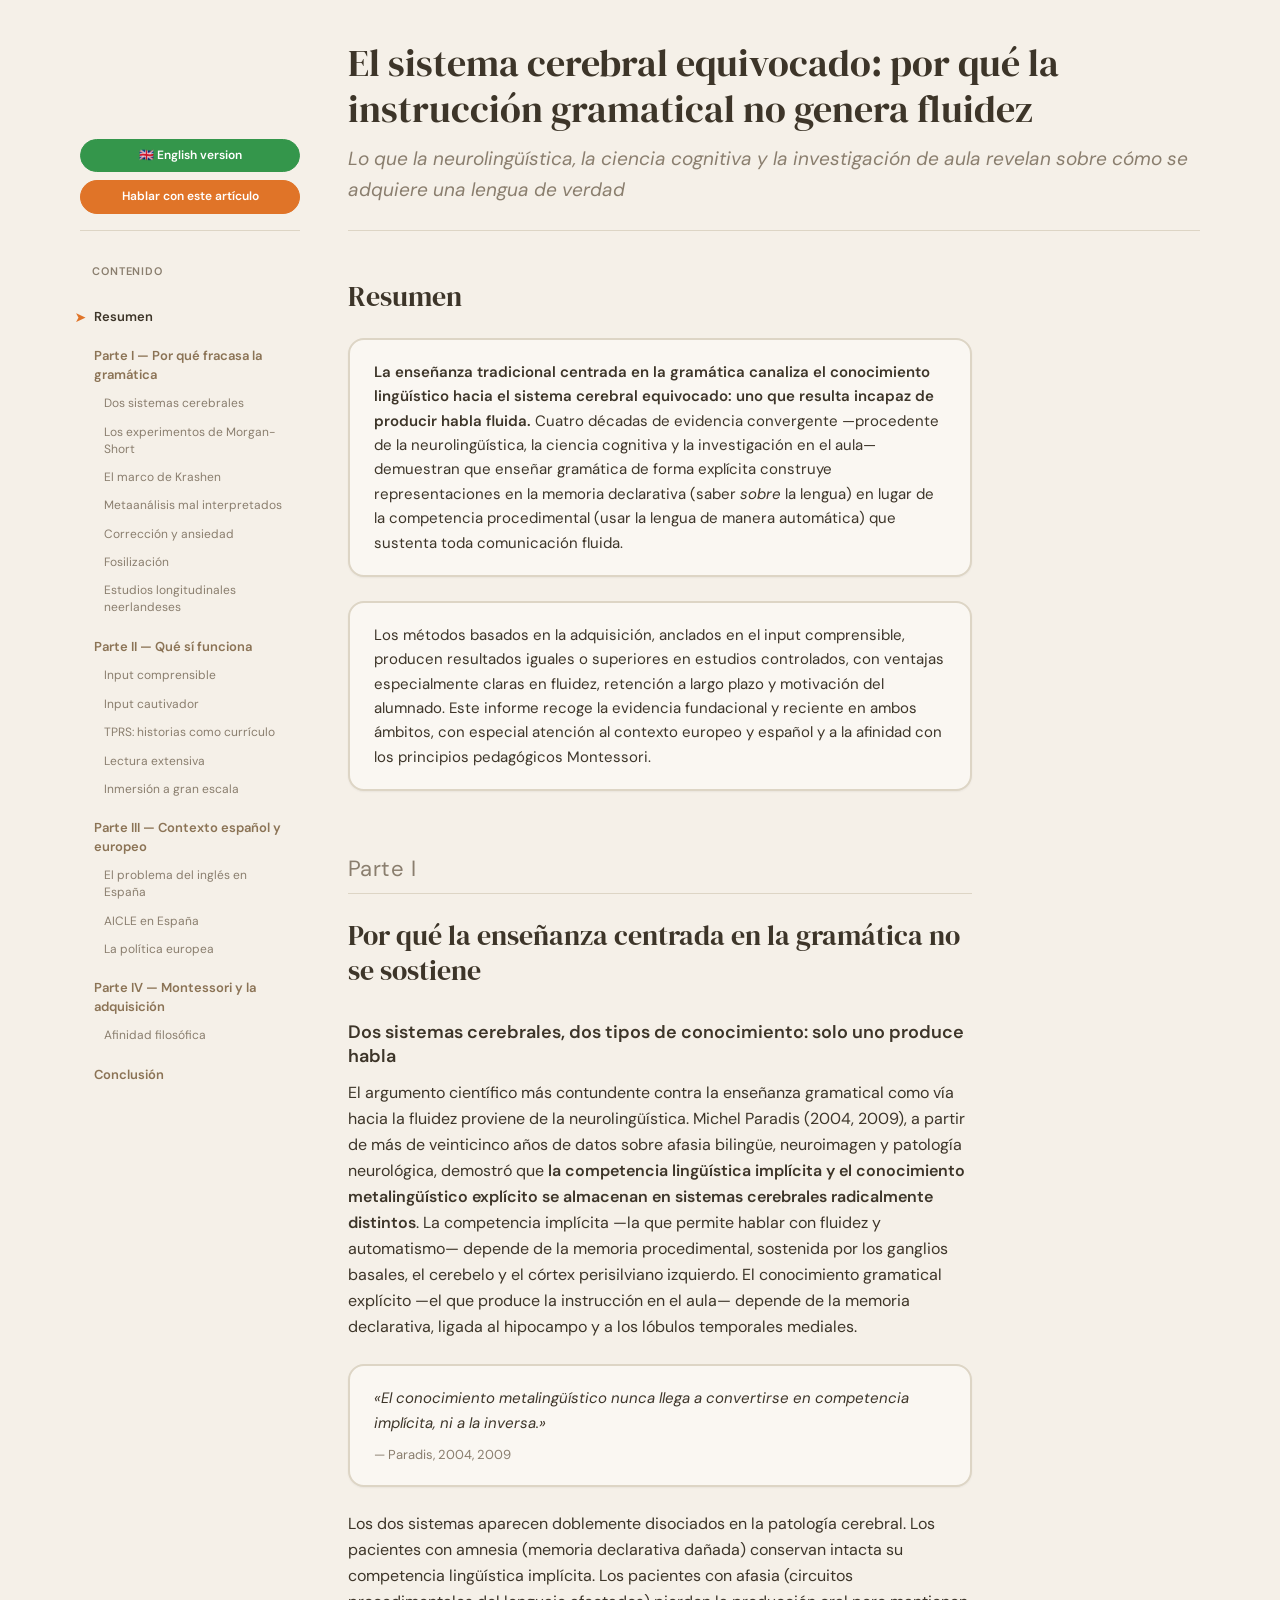
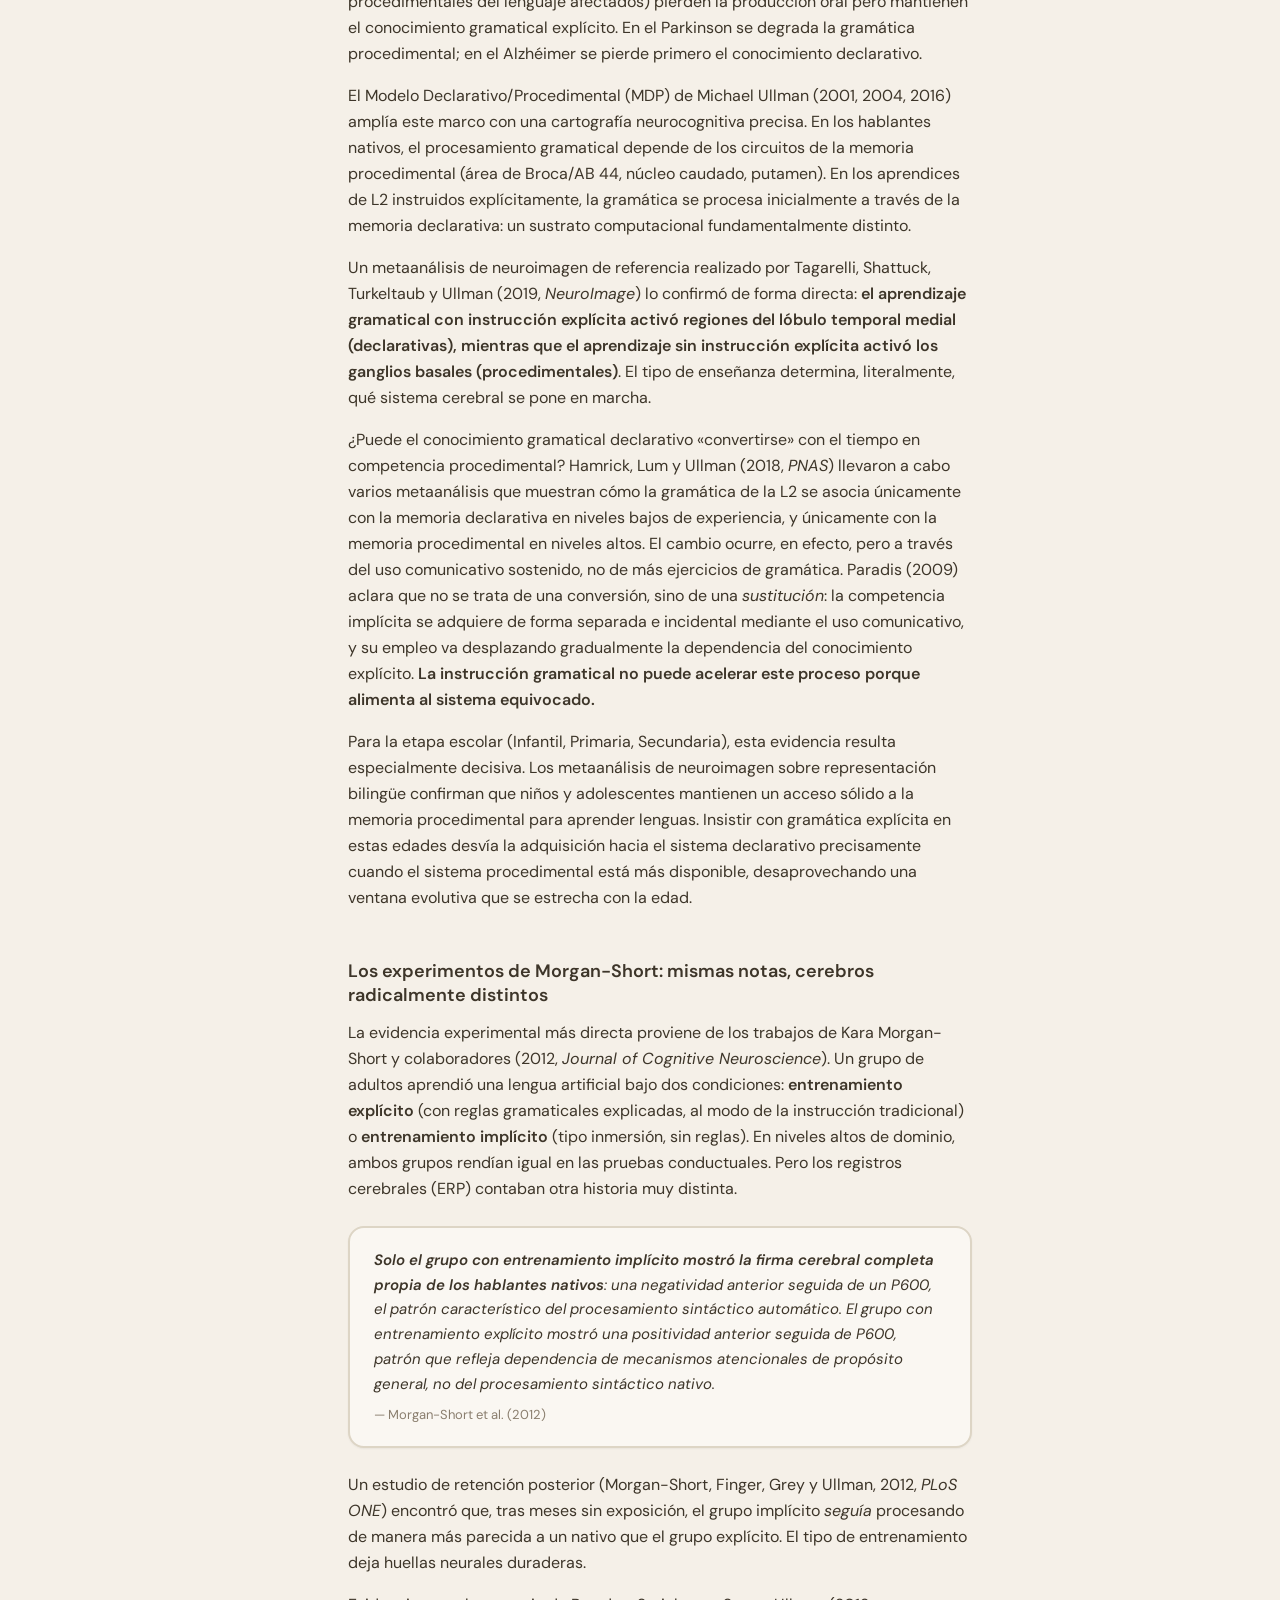
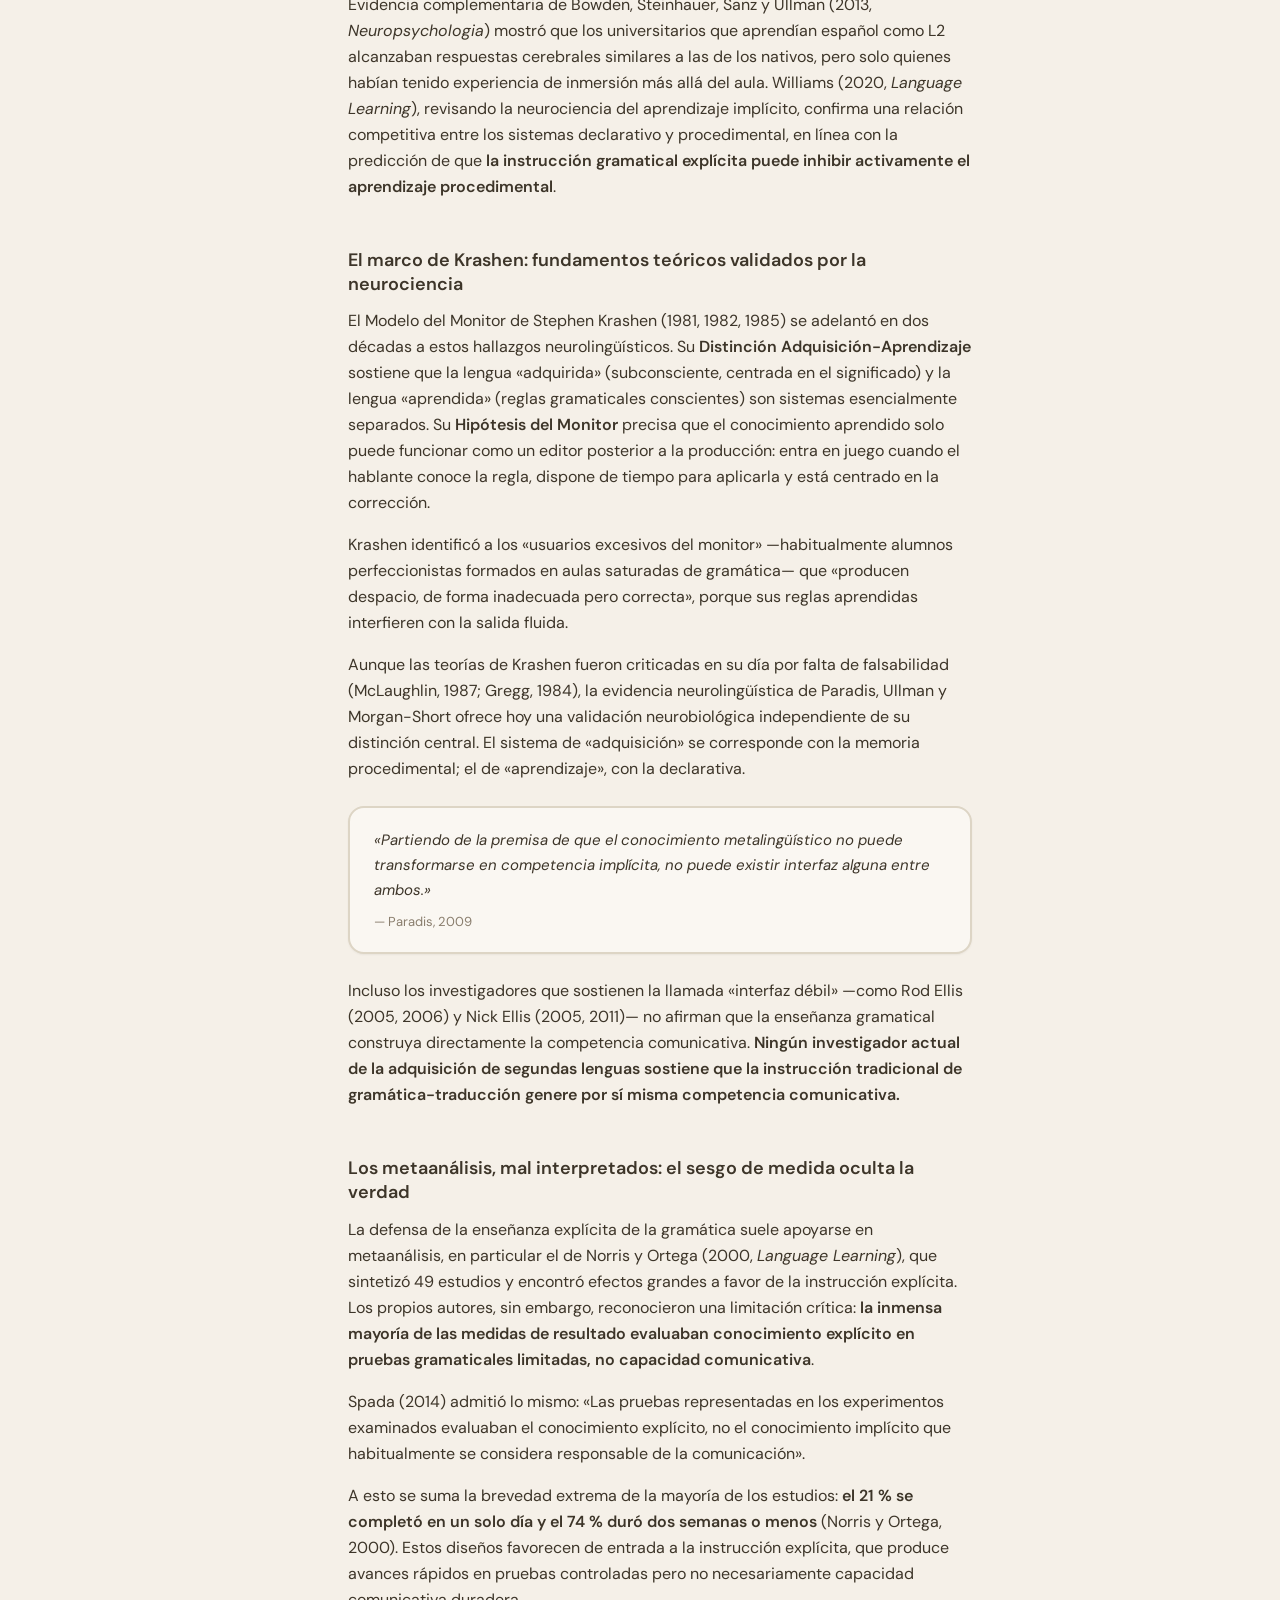
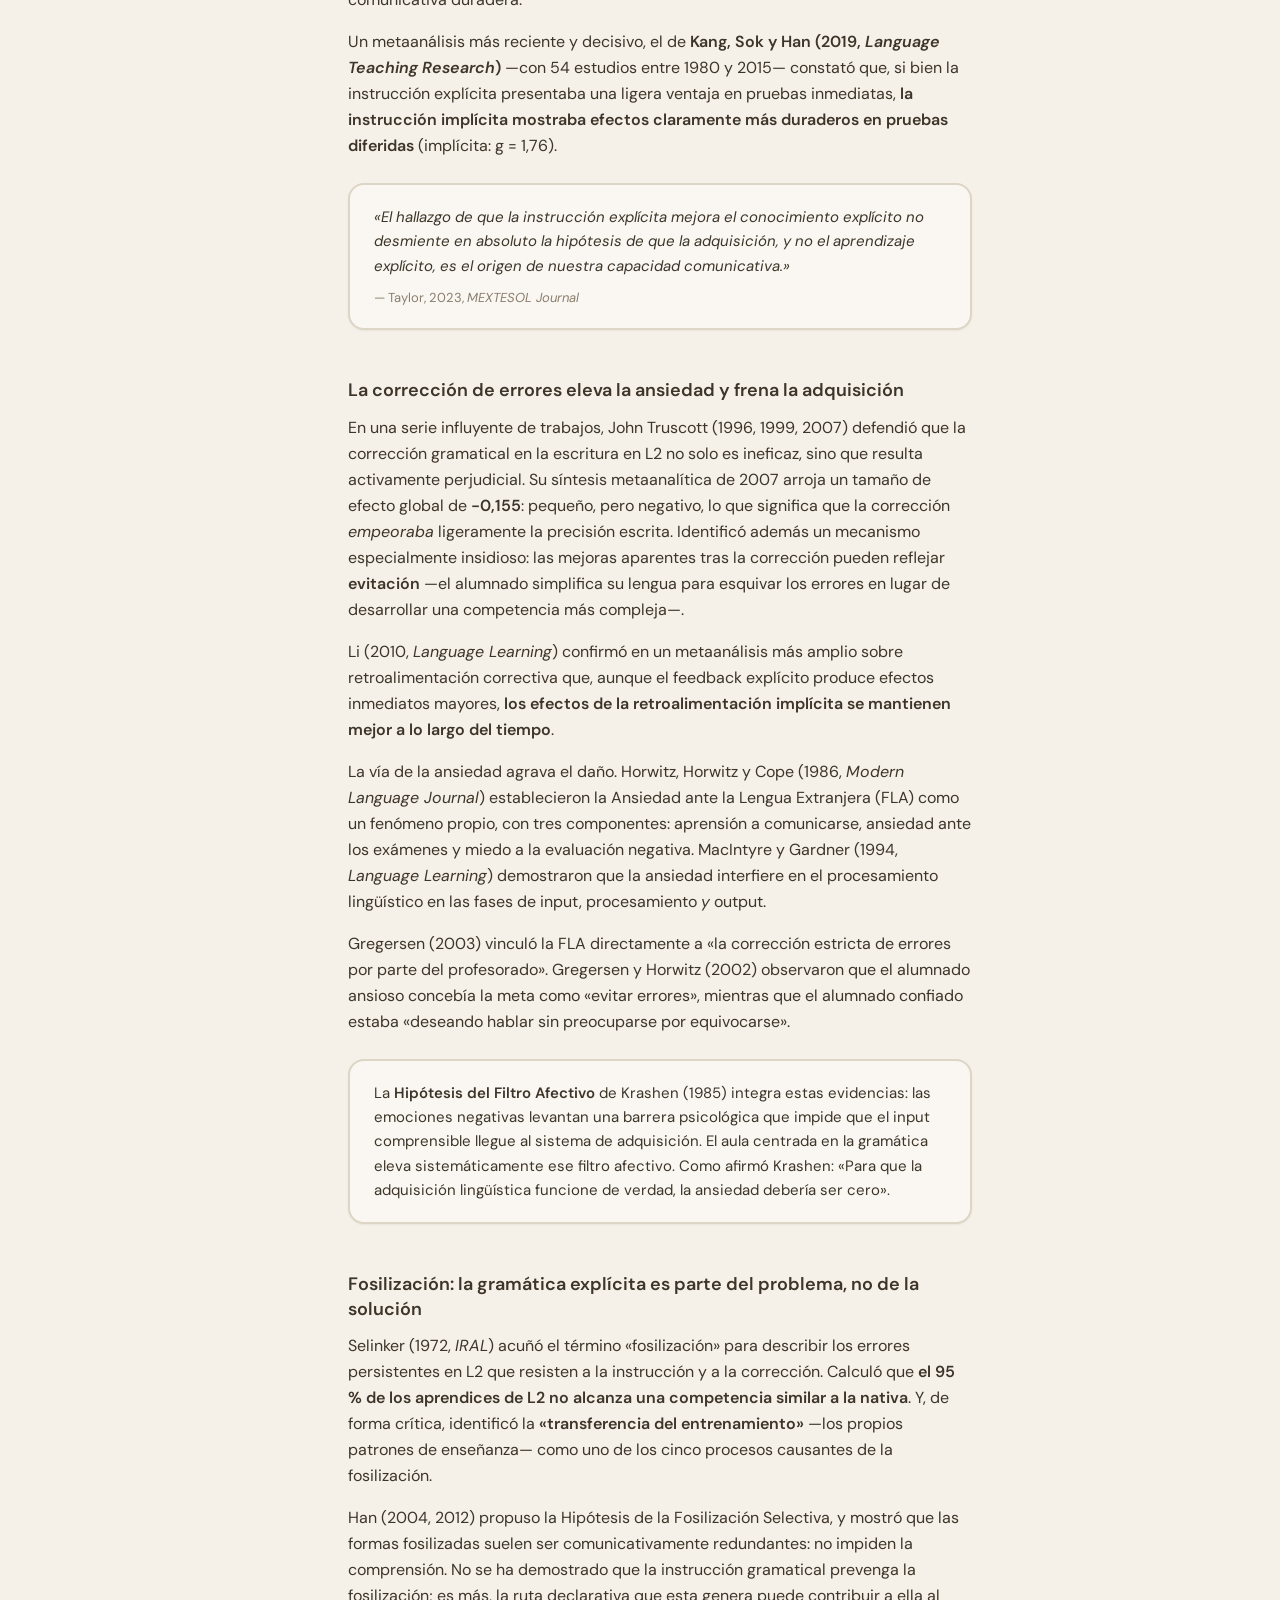
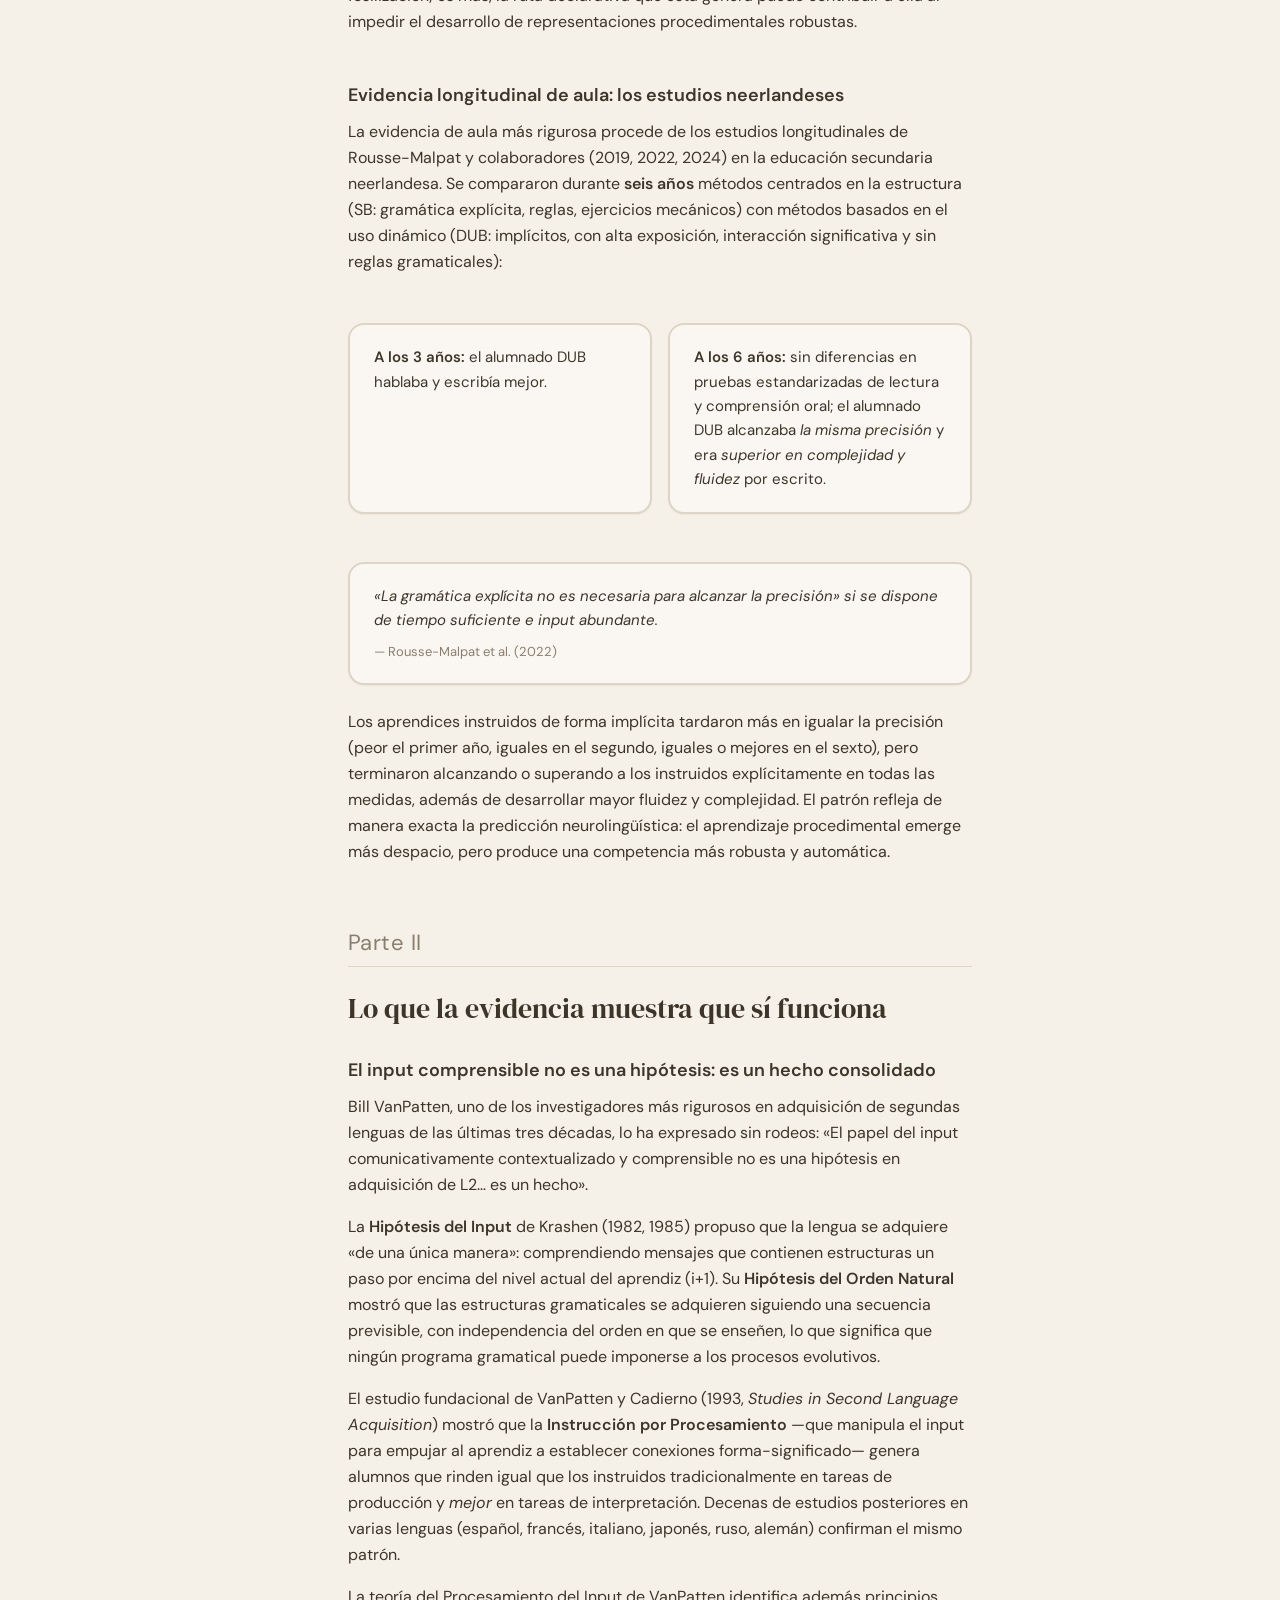
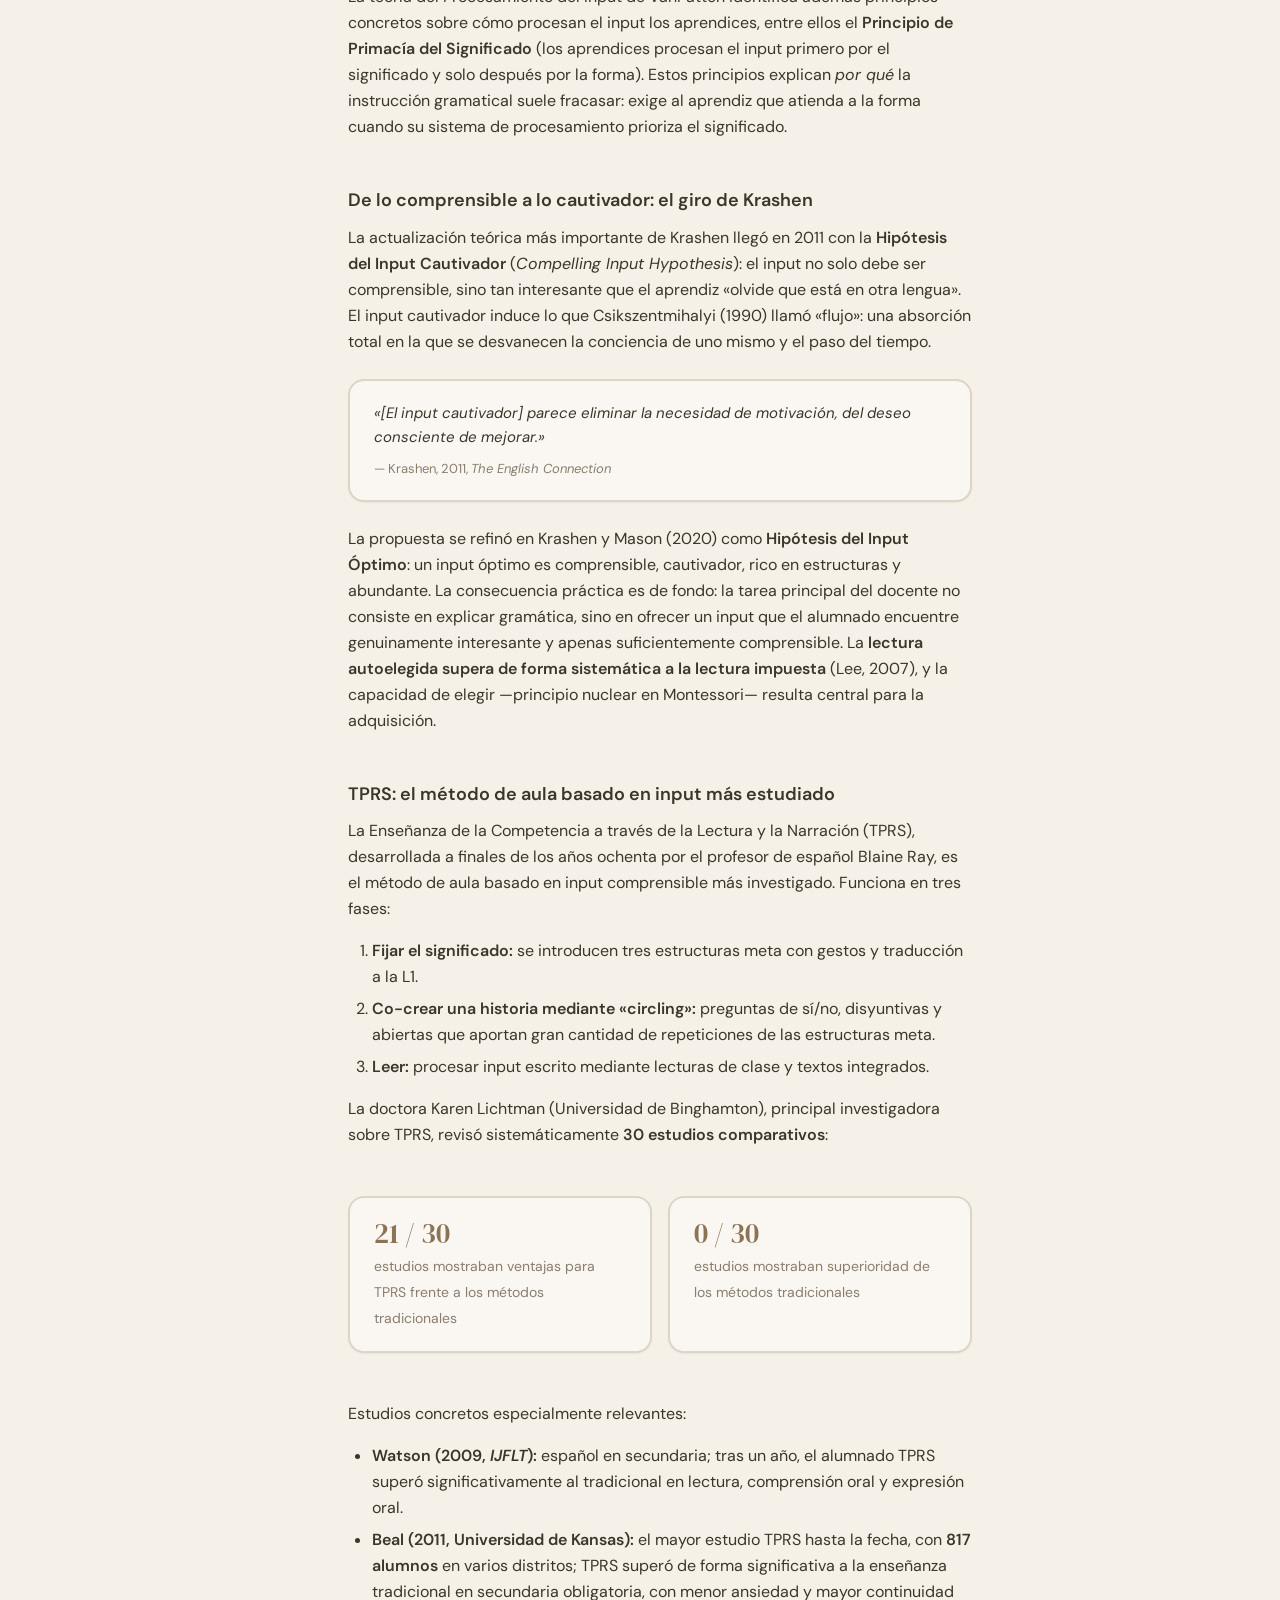
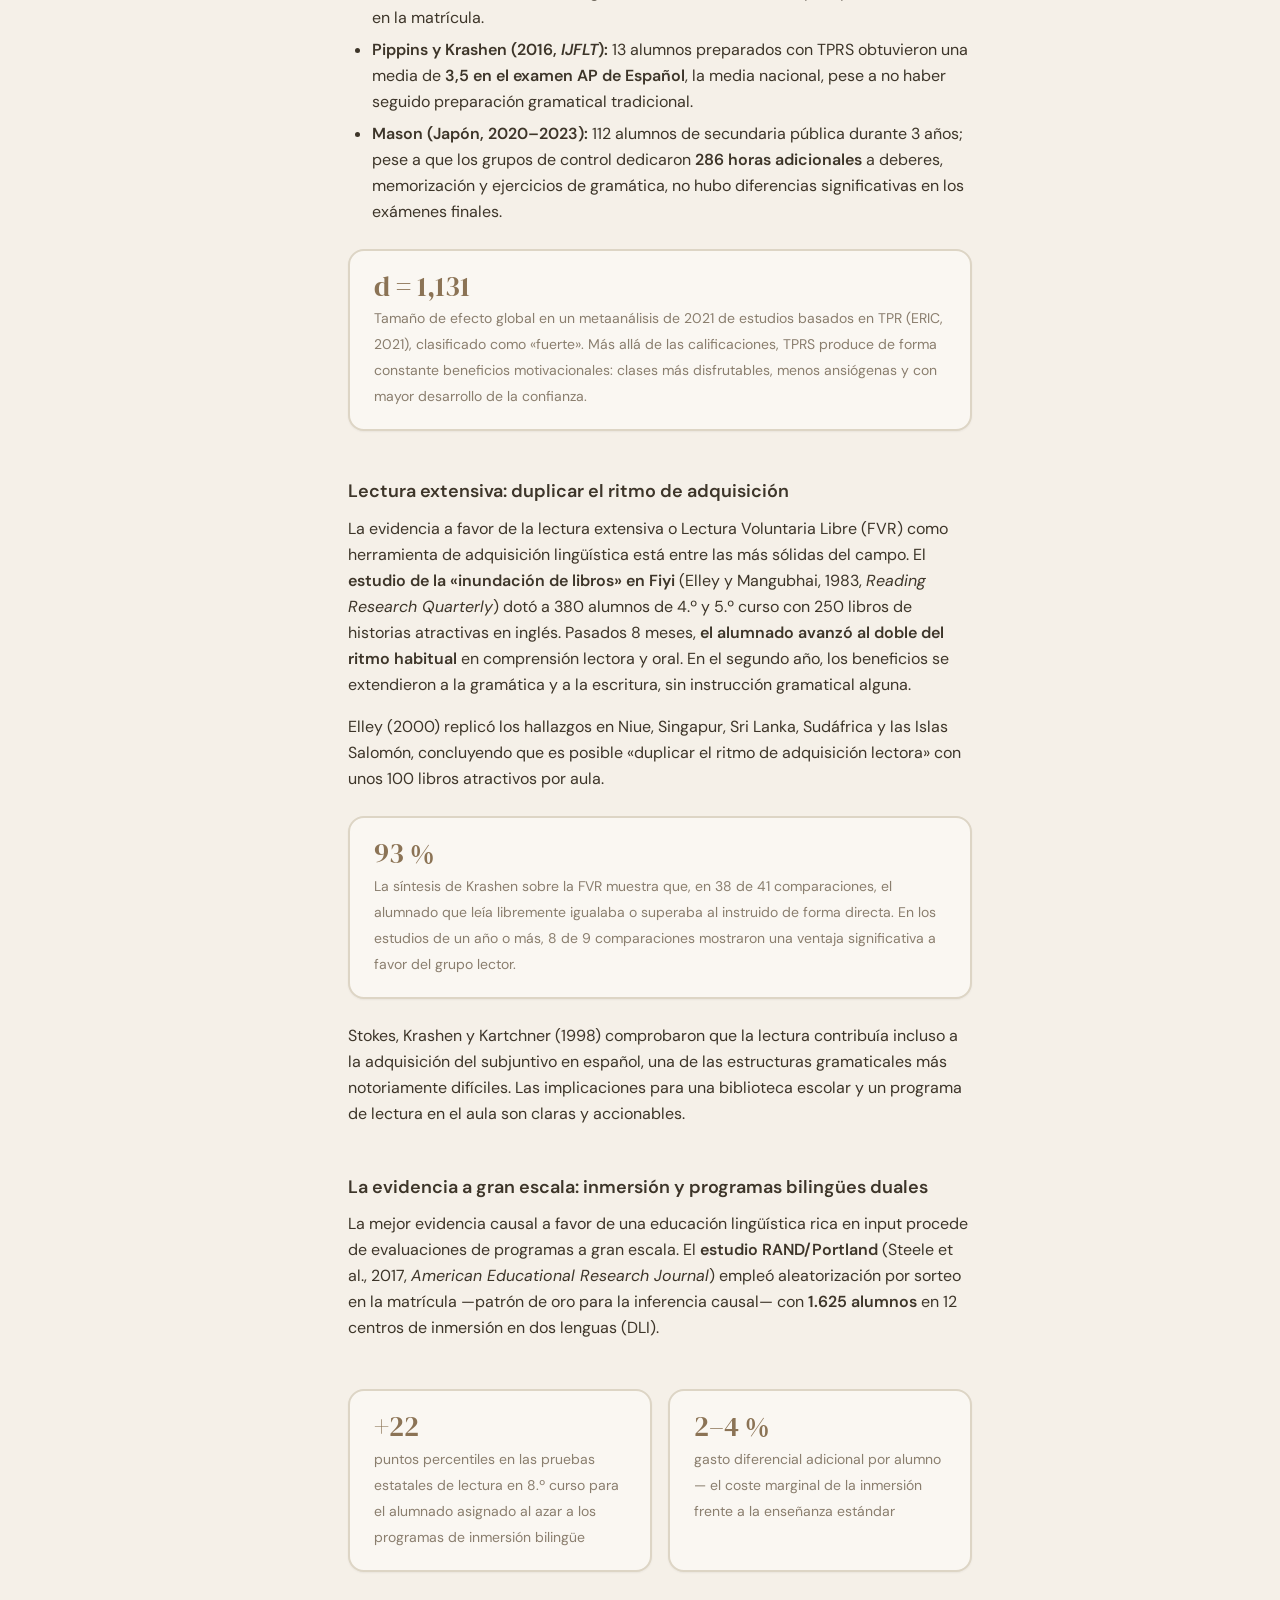
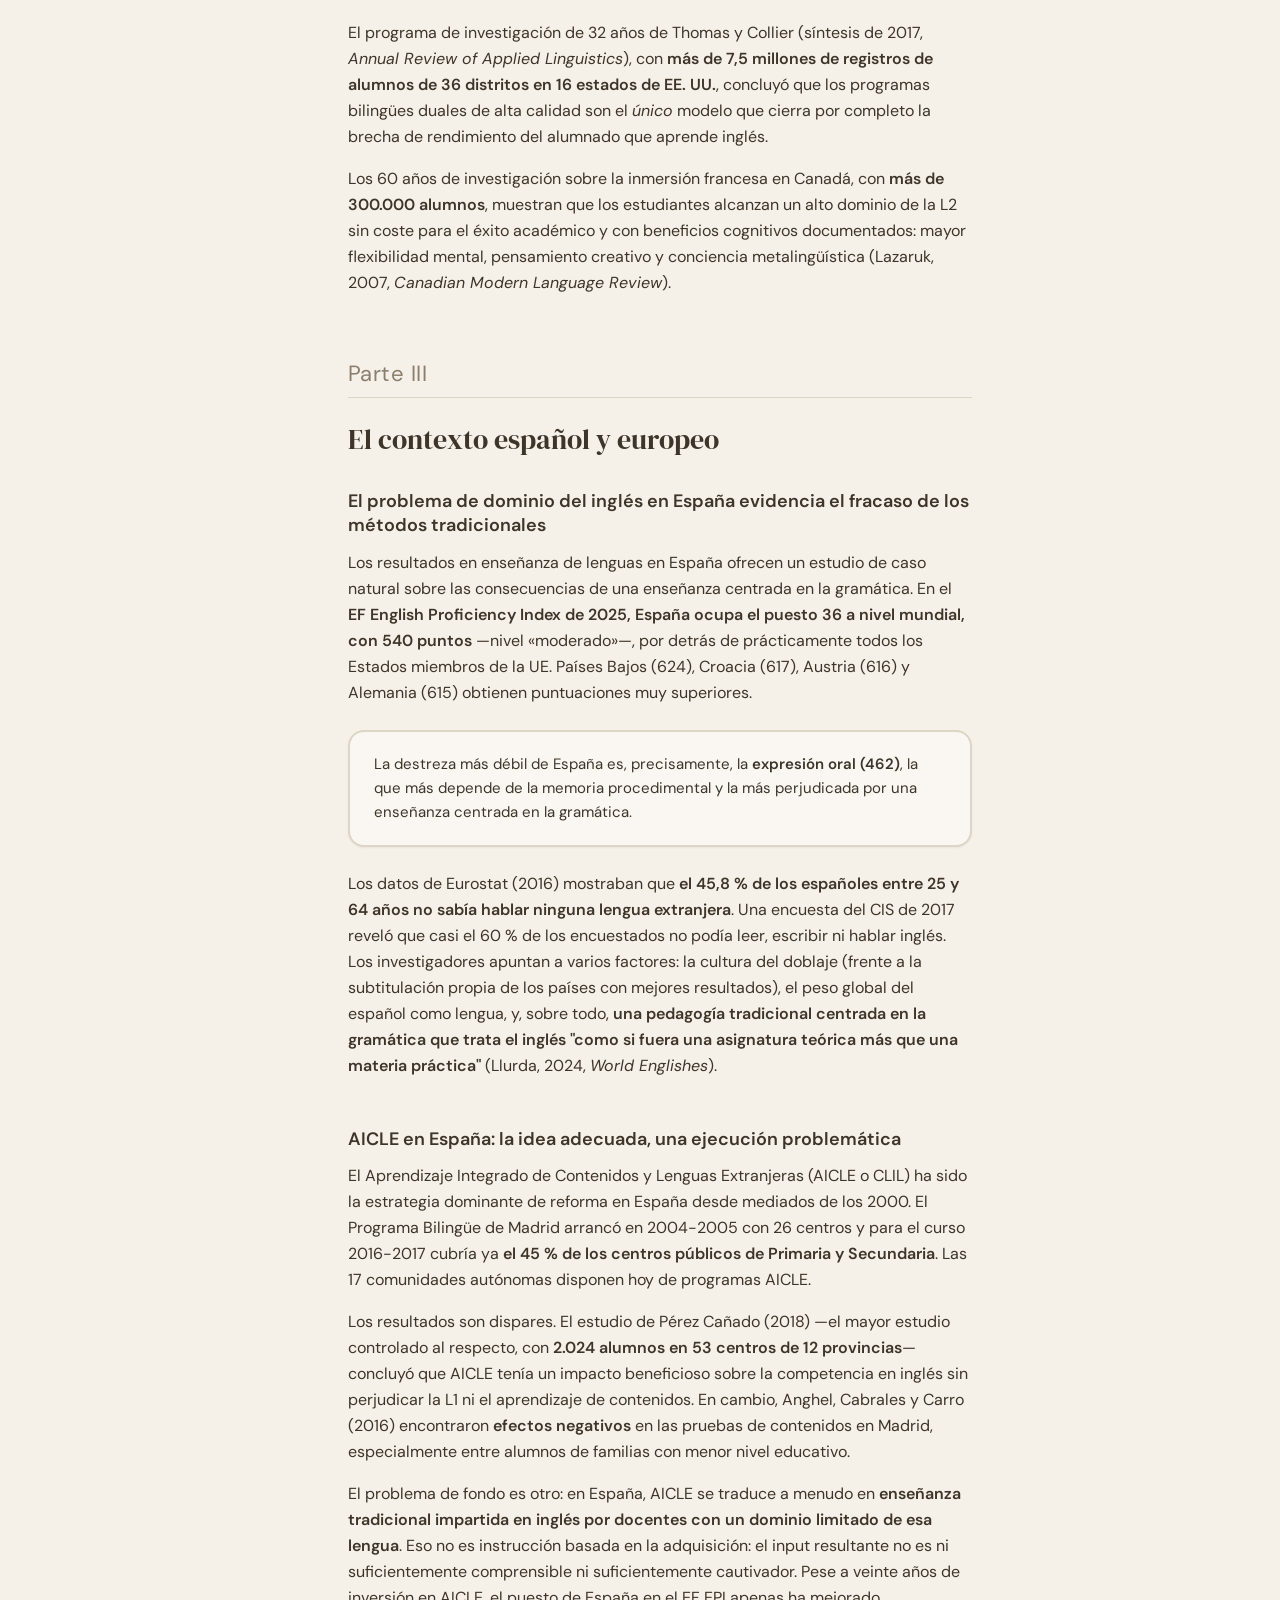
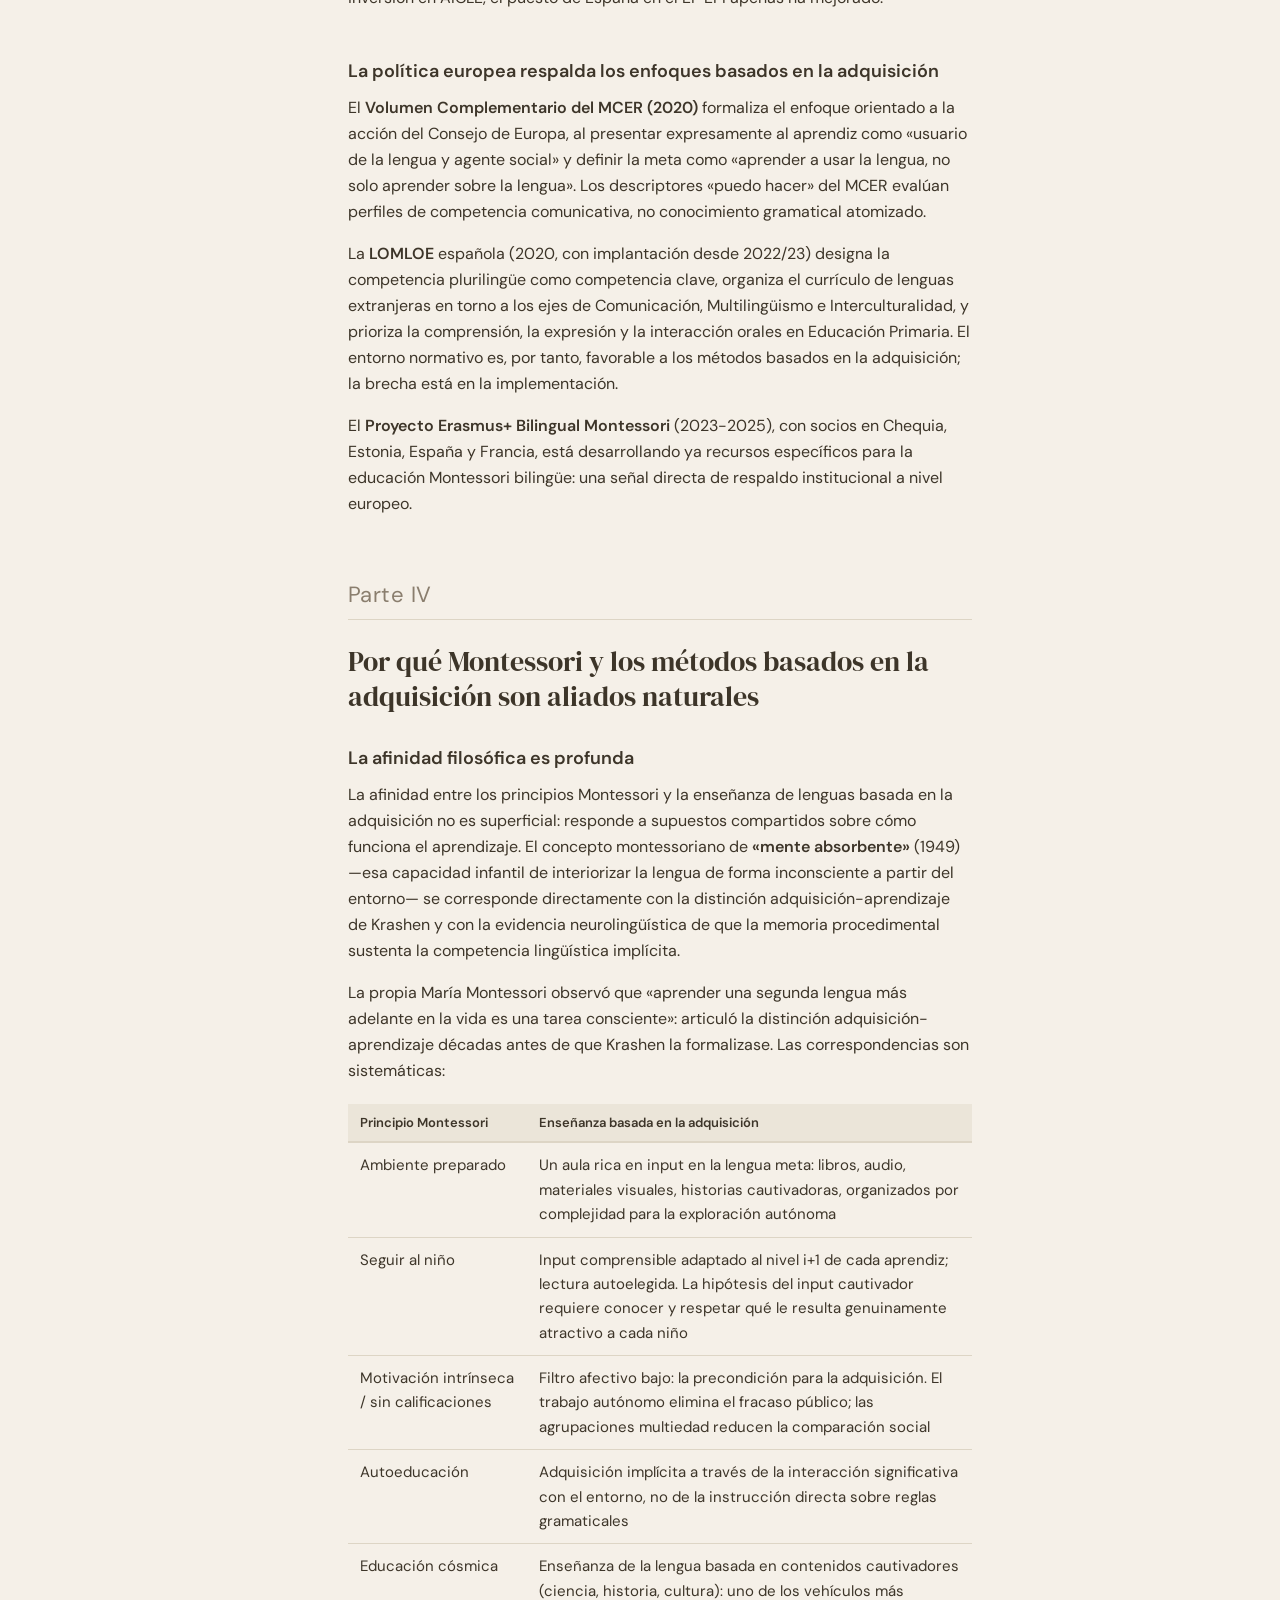
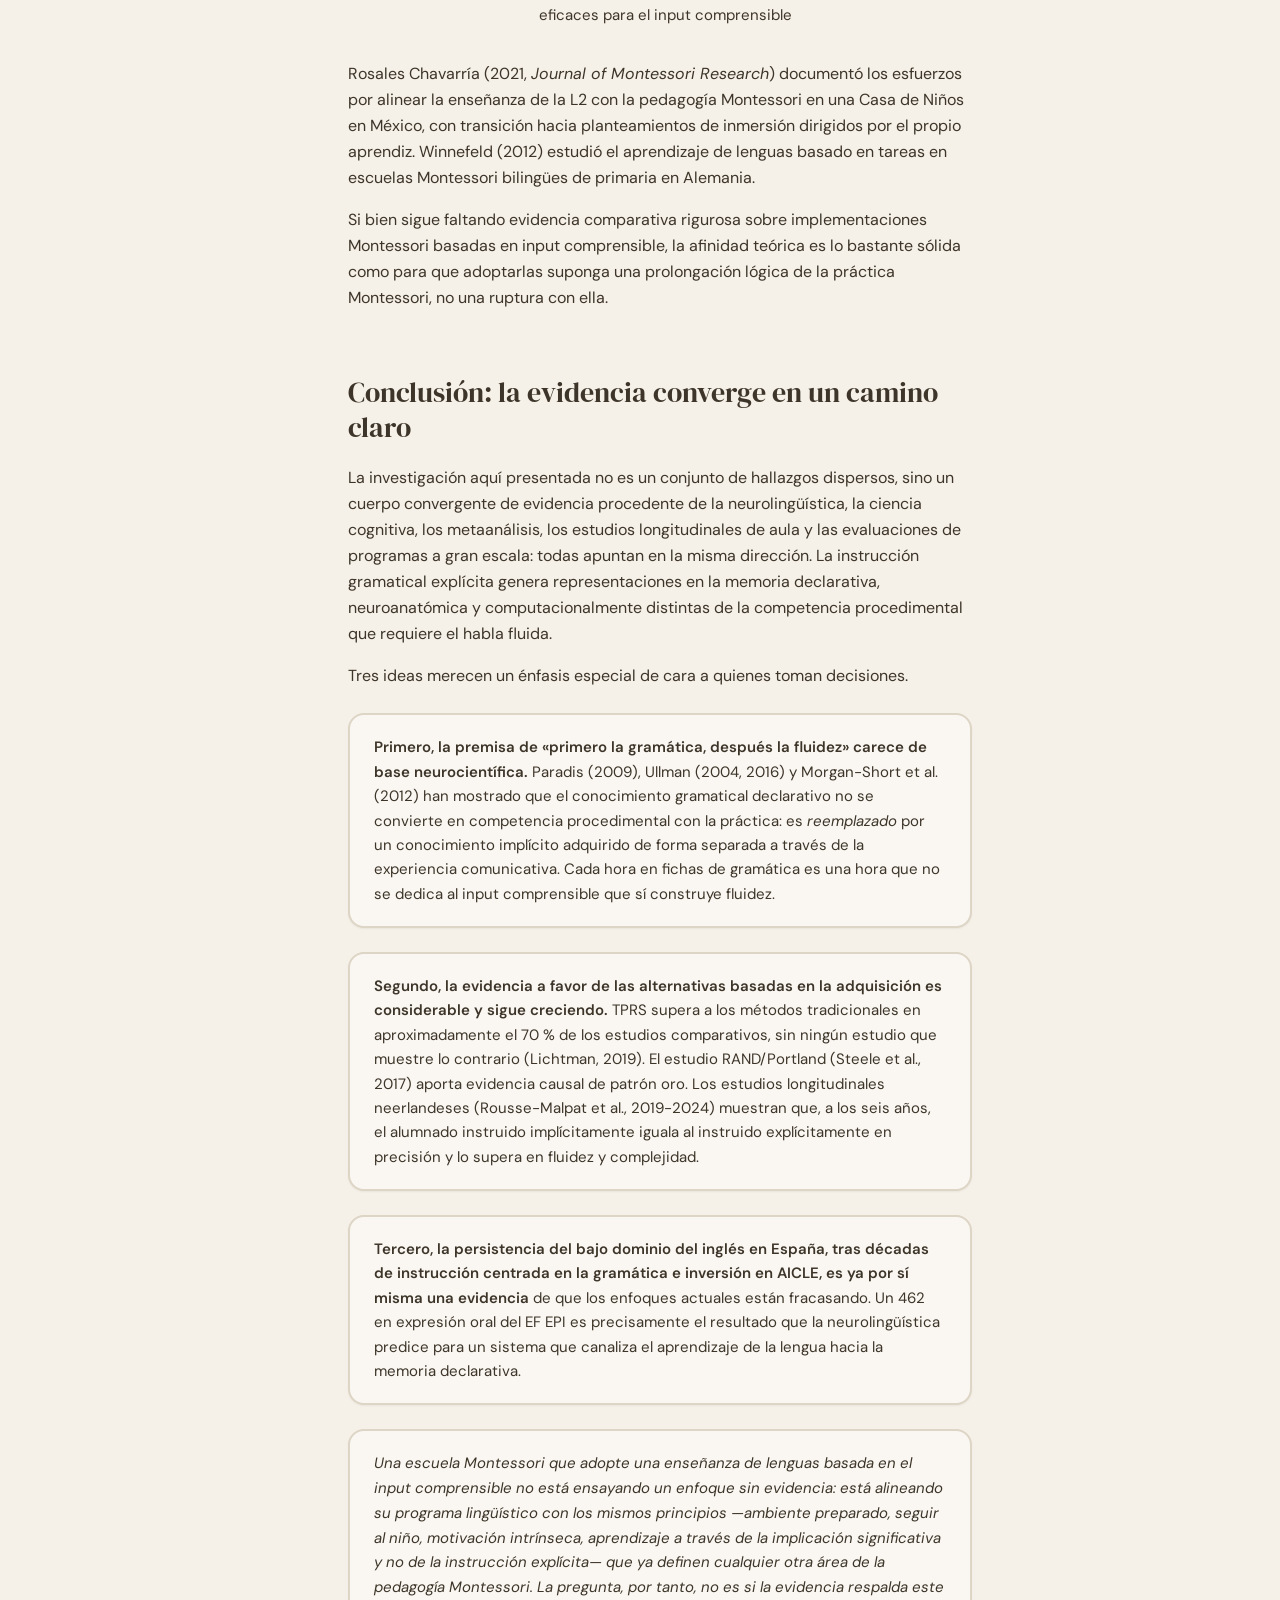
<file: index.html>
<!DOCTYPE html>
<html lang="es">
<head>
  <meta charset="UTF-8">
  <meta name="viewport" content="width=device-width, initial-scale=1.0">
  <meta name="theme-color" content="#f5f0e8">
  <title>El sistema cerebral equivocado — Imagine Montessori School</title>
  <meta name="description" content="Lo que la neurolingüística revela sobre por qué la enseñanza gramatical no produce fluidez y qué funciona en su lugar.">
  <link rel="preconnect" href="https://fonts.googleapis.com">
  <link rel="preconnect" href="https://fonts.gstatic.com" crossorigin>
  <link href="https://fonts.googleapis.com/css2?family=DM+Sans:wght@400;500;600&family=DM+Serif+Display&display=swap" rel="stylesheet">
  <link rel="stylesheet" href="style.css">
</head>
<body>

<div class="page-body">

  <!-- cell 1: buttons, anchored down -->
  <div class="left-top">
    <a href="english.html" class="version-btn">🇬🇧 English version</a>
    <a href="https://notebooklm.google.com/notebook/dc840c37-bfcf-4f83-8d60-6bcddbcb2706" class="version-btn chat-btn" target="_blank">Hablar con este artículo</a>
  </div>

  <!-- cell 2: title + subtitle -->
  <div class="article-heading">
    <h1>El sistema cerebral equivocado: por qué la instrucción gramatical no genera fluidez</h1>
    <p class="subtitle">Lo que la neurolingüística, la ciencia cognitiva y la investigación de aula revelan sobre cómo se adquiere una lengua de verdad</p>
  </div>

  <!-- cell 3: sticky TOC -->
  <nav class="toc" aria-label="Tabla de contenidos">
    <p class="toc-title">Contenido</p>
    <ul>
      <li class="toc-part"><a href="#intro">Resumen</a></li>

      <li class="toc-part"><a href="#parte-1">Parte I — Por qué fracasa la gramática</a></li>
      <li class="toc-sub"><a href="#dos-sistemas">Dos sistemas cerebrales</a></li>
      <li class="toc-sub"><a href="#morgan-short">Los experimentos de Morgan-Short</a></li>
      <li class="toc-sub"><a href="#krashen">El marco de Krashen</a></li>
      <li class="toc-sub"><a href="#metaanalisis">Metaanálisis mal interpretados</a></li>
      <li class="toc-sub"><a href="#ansiedad">Corrección y ansiedad</a></li>
      <li class="toc-sub"><a href="#fosilizacion">Fosilización</a></li>
      <li class="toc-sub"><a href="#estudios-nl">Estudios longitudinales neerlandeses</a></li>

      <li class="toc-part"><a href="#parte-2">Parte II — Qué sí funciona</a></li>
      <li class="toc-sub"><a href="#input-comprensible">Input comprensible</a></li>
      <li class="toc-sub"><a href="#input-cautivador">Input cautivador</a></li>
      <li class="toc-sub"><a href="#tprs">TPRS: historias como currículo</a></li>
      <li class="toc-sub"><a href="#lectura-extensiva">Lectura extensiva</a></li>
      <li class="toc-sub"><a href="#inversion">Inmersión a gran escala</a></li>

      <li class="toc-part"><a href="#parte-3">Parte III — Contexto español y europeo</a></li>
      <li class="toc-sub"><a href="#espana">El problema del inglés en España</a></li>
      <li class="toc-sub"><a href="#clil">AICLE en España</a></li>
      <li class="toc-sub"><a href="#politica-europea">La política europea</a></li>

      <li class="toc-part"><a href="#parte-4">Parte IV — Montessori y la adquisición</a></li>
      <li class="toc-sub"><a href="#afinidad">Afinidad filosófica</a></li>

      <li class="toc-part"><a href="#conclusion">Conclusión</a></li>
    </ul>
  </nav>

  <!-- cell 4: article -->
  <article>

    <!-- Resumen -->
    <section id="intro">
      <h2>Resumen</h2>
      <div class="pull-quote">
        <p><strong>La enseñanza tradicional centrada en la gramática canaliza el conocimiento lingüístico hacia el sistema cerebral equivocado: uno que resulta incapaz de producir habla fluida.</strong> Cuatro décadas de evidencia convergente —procedente de la neurolingüística, la ciencia cognitiva y la investigación en el aula— demuestran que enseñar gramática de forma explícita construye representaciones en la memoria declarativa (saber <em>sobre</em> la lengua) en lugar de la competencia procedimental (usar la lengua de manera automática) que sustenta toda comunicación fluida.</p>
      </div>
      <div class="pull-quote">
        <p>Los métodos basados en la adquisición, anclados en el input comprensible, producen resultados iguales o superiores en estudios controlados, con ventajas especialmente claras en fluidez, retención a largo plazo y motivación del alumnado. Este informe recoge la evidencia fundacional y reciente en ambos ámbitos, con especial atención al contexto europeo y español y a la afinidad con los principios pedagógicos Montessori.</p>
      </div>
    </section>

    <!-- Parte I -->
    <section id="parte-1">
      <h2 class="part-heading">Parte I</h2>
      <h2>Por qué la enseñanza centrada en la gramática no se sostiene</h2>

      <section id="dos-sistemas">
        <h3>Dos sistemas cerebrales, dos tipos de conocimiento: solo uno produce habla</h3>
        <p>El argumento científico más contundente contra la enseñanza gramatical como vía hacia la fluidez proviene de la neurolingüística. Michel Paradis (2004, 2009), a partir de más de veinticinco años de datos sobre afasia bilingüe, neuroimagen y patología neurológica, demostró que <strong>la competencia lingüística implícita y el conocimiento metalingüístico explícito se almacenan en sistemas cerebrales radicalmente distintos</strong>. La competencia implícita —la que permite hablar con fluidez y automatismo— depende de la memoria procedimental, sostenida por los ganglios basales, el cerebelo y el córtex perisilviano izquierdo. El conocimiento gramatical explícito —el que produce la instrucción en el aula— depende de la memoria declarativa, ligada al hipocampo y a los lóbulos temporales mediales.</p>
        <div class="pull-quote">
          <blockquote>«El conocimiento metalingüístico nunca llega a convertirse en competencia implícita, ni a la inversa.»<cite>— Paradis, 2004, 2009</cite></blockquote>
        </div>
        <p>Los dos sistemas aparecen doblemente disociados en la patología cerebral. Los pacientes con amnesia (memoria declarativa dañada) conservan intacta su competencia lingüística implícita. Los pacientes con afasia (circuitos procedimentales del lenguaje afectados) pierden la producción oral pero mantienen el conocimiento gramatical explícito. En el Parkinson se degrada la gramática procedimental; en el Alzhéimer se pierde primero el conocimiento declarativo.</p>
        <p>El Modelo Declarativo/Procedimental (MDP) de Michael Ullman (2001, 2004, 2016) amplía este marco con una cartografía neurocognitiva precisa. En los hablantes nativos, el procesamiento gramatical depende de los circuitos de la memoria procedimental (área de Broca/AB 44, núcleo caudado, putamen). En los aprendices de L2 instruidos explícitamente, la gramática se procesa inicialmente a través de la memoria declarativa: un sustrato computacional fundamentalmente distinto.</p>
        <p>Un metaanálisis de neuroimagen de referencia realizado por Tagarelli, Shattuck, Turkeltaub y Ullman (2019, <em>NeuroImage</em>) lo confirmó de forma directa: <strong>el aprendizaje gramatical con instrucción explícita activó regiones del lóbulo temporal medial (declarativas), mientras que el aprendizaje sin instrucción explícita activó los ganglios basales (procedimentales)</strong>. El tipo de enseñanza determina, literalmente, qué sistema cerebral se pone en marcha.</p>
        <p>¿Puede el conocimiento gramatical declarativo «convertirse» con el tiempo en competencia procedimental? Hamrick, Lum y Ullman (2018, <em>PNAS</em>) llevaron a cabo varios metaanálisis que muestran cómo la gramática de la L2 se asocia únicamente con la memoria declarativa en niveles bajos de experiencia, y únicamente con la memoria procedimental en niveles altos. El cambio ocurre, en efecto, pero a través del uso comunicativo sostenido, no de más ejercicios de gramática. Paradis (2009) aclara que no se trata de una conversión, sino de una <em>sustitución</em>: la competencia implícita se adquiere de forma separada e incidental mediante el uso comunicativo, y su empleo va desplazando gradualmente la dependencia del conocimiento explícito. <strong>La instrucción gramatical no puede acelerar este proceso porque alimenta al sistema equivocado.</strong></p>
        <p>Para la etapa escolar (Infantil, Primaria, Secundaria), esta evidencia resulta especialmente decisiva. Los metaanálisis de neuroimagen sobre representación bilingüe confirman que niños y adolescentes mantienen un acceso sólido a la memoria procedimental para aprender lenguas. Insistir con gramática explícita en estas edades desvía la adquisición hacia el sistema declarativo precisamente cuando el sistema procedimental está más disponible, desaprovechando una ventana evolutiva que se estrecha con la edad.</p>
      </section>

      <section id="morgan-short">
        <h3>Los experimentos de Morgan-Short: mismas notas, cerebros radicalmente distintos</h3>
        <p>La evidencia experimental más directa proviene de los trabajos de Kara Morgan-Short y colaboradores (2012, <em>Journal of Cognitive Neuroscience</em>). Un grupo de adultos aprendió una lengua artificial bajo dos condiciones: <strong>entrenamiento explícito</strong> (con reglas gramaticales explicadas, al modo de la instrucción tradicional) o <strong>entrenamiento implícito</strong> (tipo inmersión, sin reglas). En niveles altos de dominio, ambos grupos rendían igual en las pruebas conductuales. Pero los registros cerebrales (ERP) contaban otra historia muy distinta.</p>
        <div class="pull-quote">
          <blockquote><strong>Solo el grupo con entrenamiento implícito mostró la firma cerebral completa propia de los hablantes nativos</strong>: una negatividad anterior seguida de un P600, el patrón característico del procesamiento sintáctico automático. El grupo con entrenamiento explícito mostró una <em>positividad</em> anterior seguida de P600, patrón que refleja dependencia de mecanismos atencionales de propósito general, no del procesamiento sintáctico nativo.<cite>— Morgan-Short et al. (2012)</cite></blockquote>
        </div>
        <p>Un estudio de retención posterior (Morgan-Short, Finger, Grey y Ullman, 2012, <em>PLoS ONE</em>) encontró que, tras meses sin exposición, el grupo implícito <em>seguía</em> procesando de manera más parecida a un nativo que el grupo explícito. El tipo de entrenamiento deja huellas neurales duraderas.</p>
        <p>Evidencia complementaria de Bowden, Steinhauer, Sanz y Ullman (2013, <em>Neuropsychologia</em>) mostró que los universitarios que aprendían español como L2 alcanzaban respuestas cerebrales similares a las de los nativos, pero solo quienes habían tenido experiencia de inmersión más allá del aula. Williams (2020, <em>Language Learning</em>), revisando la neurociencia del aprendizaje implícito, confirma una relación competitiva entre los sistemas declarativo y procedimental, en línea con la predicción de que <strong>la instrucción gramatical explícita puede inhibir activamente el aprendizaje procedimental</strong>.</p>
      </section>

      <section id="krashen">
        <h3>El marco de Krashen: fundamentos teóricos validados por la neurociencia</h3>
        <p>El Modelo del Monitor de Stephen Krashen (1981, 1982, 1985) se adelantó en dos décadas a estos hallazgos neurolingüísticos. Su <strong>Distinción Adquisición-Aprendizaje</strong> sostiene que la lengua «adquirida» (subconsciente, centrada en el significado) y la lengua «aprendida» (reglas gramaticales conscientes) son sistemas esencialmente separados. Su <strong>Hipótesis del Monitor</strong> precisa que el conocimiento aprendido solo puede funcionar como un editor posterior a la producción: entra en juego cuando el hablante conoce la regla, dispone de tiempo para aplicarla y está centrado en la corrección.</p>
        <p>Krashen identificó a los «usuarios excesivos del monitor» —habitualmente alumnos perfeccionistas formados en aulas saturadas de gramática— que «producen despacio, de forma inadecuada pero correcta», porque sus reglas aprendidas interfieren con la salida fluida.</p>
        <p>Aunque las teorías de Krashen fueron criticadas en su día por falta de falsabilidad (McLaughlin, 1987; Gregg, 1984), la evidencia neurolingüística de Paradis, Ullman y Morgan-Short ofrece hoy una validación neurobiológica independiente de su distinción central. El sistema de «adquisición» se corresponde con la memoria procedimental; el de «aprendizaje», con la declarativa.</p>
        <div class="pull-quote">
          <blockquote>«Partiendo de la premisa de que el conocimiento metalingüístico no puede transformarse en competencia implícita, no puede existir interfaz alguna entre ambos.»<cite>— Paradis, 2009</cite></blockquote>
        </div>
        <p>Incluso los investigadores que sostienen la llamada «interfaz débil» —como Rod Ellis (2005, 2006) y Nick Ellis (2005, 2011)— no afirman que la enseñanza gramatical construya directamente la competencia comunicativa. <strong>Ningún investigador actual de la adquisición de segundas lenguas sostiene que la instrucción tradicional de gramática-traducción genere por sí misma competencia comunicativa.</strong></p>
      </section>

      <section id="metaanalisis">
        <h3>Los metaanálisis, mal interpretados: el sesgo de medida oculta la verdad</h3>
        <p>La defensa de la enseñanza explícita de la gramática suele apoyarse en metaanálisis, en particular el de Norris y Ortega (2000, <em>Language Learning</em>), que sintetizó 49 estudios y encontró efectos grandes a favor de la instrucción explícita. Los propios autores, sin embargo, reconocieron una limitación crítica: <strong>la inmensa mayoría de las medidas de resultado evaluaban conocimiento explícito en pruebas gramaticales limitadas, no capacidad comunicativa</strong>.</p>
        <p>Spada (2014) admitió lo mismo: «Las pruebas representadas en los experimentos examinados evaluaban el conocimiento explícito, no el conocimiento implícito que habitualmente se considera responsable de la comunicación».</p>
        <p>A esto se suma la brevedad extrema de la mayoría de los estudios: <strong>el 21 % se completó en un solo día y el 74 % duró dos semanas o menos</strong> (Norris y Ortega, 2000). Estos diseños favorecen de entrada a la instrucción explícita, que produce avances rápidos en pruebas controladas pero no necesariamente capacidad comunicativa duradera.</p>
        <p>Un metaanálisis más reciente y decisivo, el de <strong>Kang, Sok y Han (2019, <em>Language Teaching Research</em>)</strong> —con 54 estudios entre 1980 y 2015— constató que, si bien la instrucción explícita presentaba una ligera ventaja en pruebas inmediatas, <strong>la instrucción implícita mostraba efectos claramente más duraderos en pruebas diferidas</strong> (implícita: g = 1,76).</p>
        <div class="pull-quote">
          <blockquote>«El hallazgo de que la instrucción explícita mejora el conocimiento explícito no desmiente en absoluto la hipótesis de que la adquisición, y no el aprendizaje explícito, es el origen de nuestra capacidad comunicativa.»<cite>— Taylor, 2023, <em>MEXTESOL Journal</em></cite></blockquote>
        </div>
      </section>

      <section id="ansiedad">
        <h3>La corrección de errores eleva la ansiedad y frena la adquisición</h3>
        <p>En una serie influyente de trabajos, John Truscott (1996, 1999, 2007) defendió que la corrección gramatical en la escritura en L2 no solo es ineficaz, sino que resulta activamente perjudicial. Su síntesis metaanalítica de 2007 arroja un tamaño de efecto global de <strong>−0,155</strong>: pequeño, pero negativo, lo que significa que la corrección <em>empeoraba</em> ligeramente la precisión escrita. Identificó además un mecanismo especialmente insidioso: las mejoras aparentes tras la corrección pueden reflejar <strong>evitación</strong> —el alumnado simplifica su lengua para esquivar los errores en lugar de desarrollar una competencia más compleja—.</p>
        <p>Li (2010, <em>Language Learning</em>) confirmó en un metaanálisis más amplio sobre retroalimentación correctiva que, aunque el feedback explícito produce efectos inmediatos mayores, <strong>los efectos de la retroalimentación implícita se mantienen mejor a lo largo del tiempo</strong>.</p>
        <p>La vía de la ansiedad agrava el daño. Horwitz, Horwitz y Cope (1986, <em>Modern Language Journal</em>) establecieron la Ansiedad ante la Lengua Extranjera (FLA) como un fenómeno propio, con tres componentes: aprensión a comunicarse, ansiedad ante los exámenes y miedo a la evaluación negativa. MacIntyre y Gardner (1994, <em>Language Learning</em>) demostraron que la ansiedad interfiere en el procesamiento lingüístico en las fases de input, procesamiento <em>y</em> output.</p>
        <p>Gregersen (2003) vinculó la FLA directamente a «la corrección estricta de errores por parte del profesorado». Gregersen y Horwitz (2002) observaron que el alumnado ansioso concebía la meta como «evitar errores», mientras que el alumnado confiado estaba «deseando hablar sin preocuparse por equivocarse».</p>
        <div class="pull-quote">
          <p>La <strong>Hipótesis del Filtro Afectivo</strong> de Krashen (1985) integra estas evidencias: las emociones negativas levantan una barrera psicológica que impide que el input comprensible llegue al sistema de adquisición. El aula centrada en la gramática eleva sistemáticamente ese filtro afectivo. Como afirmó Krashen: «Para que la adquisición lingüística funcione de verdad, la ansiedad debería ser cero».</p>
        </div>
      </section>

      <section id="fosilizacion">
        <h3>Fosilización: la gramática explícita es parte del problema, no de la solución</h3>
        <p>Selinker (1972, <em>IRAL</em>) acuñó el término «fosilización» para describir los errores persistentes en L2 que resisten a la instrucción y a la corrección. Calculó que <strong>el 95 % de los aprendices de L2 no alcanza una competencia similar a la nativa</strong>. Y, de forma crítica, identificó la <strong>«transferencia del entrenamiento»</strong> —los propios patrones de enseñanza— como uno de los cinco procesos causantes de la fosilización.</p>
        <p>Han (2004, 2012) propuso la Hipótesis de la Fosilización Selectiva, y mostró que las formas fosilizadas suelen ser comunicativamente redundantes: no impiden la comprensión. No se ha demostrado que la instrucción gramatical prevenga la fosilización; es más, la ruta declarativa que esta genera puede contribuir a ella al impedir el desarrollo de representaciones procedimentales robustas.</p>
      </section>

      <section id="estudios-nl">
        <h3>Evidencia longitudinal de aula: los estudios neerlandeses</h3>
        <p>La evidencia de aula más rigurosa procede de los estudios longitudinales de Rousse-Malpat y colaboradores (2019, 2022, 2024) en la educación secundaria neerlandesa. Se compararon durante <strong>seis años</strong> métodos centrados en la estructura (SB: gramática explícita, reglas, ejercicios mecánicos) con métodos basados en el uso dinámico (DUB: implícitos, con alta exposición, interacción significativa y sin reglas gramaticales):</p>
        <div class="pull-quote-grid">
          <div class="pull-quote">
            <p><strong>A los 3 años:</strong> el alumnado DUB hablaba y escribía mejor.</p>
          </div>
          <div class="pull-quote">
            <p><strong>A los 6 años:</strong> sin diferencias en pruebas estandarizadas de lectura y comprensión oral; el alumnado DUB alcanzaba <em>la misma precisión</em> y era <em>superior en complejidad y fluidez</em> por escrito.</p>
          </div>
        </div>
        <div class="pull-quote">
          <blockquote>«La gramática explícita no es necesaria para alcanzar la precisión» si se dispone de tiempo suficiente e input abundante.<cite>— Rousse-Malpat et al. (2022)</cite></blockquote>
        </div>
        <p>Los aprendices instruidos de forma implícita tardaron más en igualar la precisión (peor el primer año, iguales en el segundo, iguales o mejores en el sexto), pero terminaron alcanzando o superando a los instruidos explícitamente en todas las medidas, además de desarrollar mayor fluidez y complejidad. El patrón refleja de manera exacta la predicción neurolingüística: el aprendizaje procedimental emerge más despacio, pero produce una competencia más robusta y automática.</p>
      </section>
    </section>

    <!-- Parte II -->
    <section id="parte-2">
      <h2 class="part-heading">Parte II</h2>
      <h2>Lo que la evidencia muestra que sí funciona</h2>

      <section id="input-comprensible">
        <h3>El input comprensible no es una hipótesis: es un hecho consolidado</h3>
        <p>Bill VanPatten, uno de los investigadores más rigurosos en adquisición de segundas lenguas de las últimas tres décadas, lo ha expresado sin rodeos: «El papel del input comunicativamente contextualizado y comprensible no es una hipótesis en adquisición de L2… es un hecho».</p>
        <p>La <strong>Hipótesis del Input</strong> de Krashen (1982, 1985) propuso que la lengua se adquiere «de una única manera»: comprendiendo mensajes que contienen estructuras un paso por encima del nivel actual del aprendiz (i+1). Su <strong>Hipótesis del Orden Natural</strong> mostró que las estructuras gramaticales se adquieren siguiendo una secuencia previsible, con independencia del orden en que se enseñen, lo que significa que ningún programa gramatical puede imponerse a los procesos evolutivos.</p>
        <p>El estudio fundacional de VanPatten y Cadierno (1993, <em>Studies in Second Language Acquisition</em>) mostró que la <strong>Instrucción por Procesamiento</strong> —que manipula el input para empujar al aprendiz a establecer conexiones forma-significado— genera alumnos que rinden igual que los instruidos tradicionalmente en tareas de producción y <em>mejor</em> en tareas de interpretación. Decenas de estudios posteriores en varias lenguas (español, francés, italiano, japonés, ruso, alemán) confirman el mismo patrón.</p>
        <p>La teoría del Procesamiento del Input de VanPatten identifica además principios concretos sobre cómo procesan el input los aprendices, entre ellos el <strong>Principio de Primacía del Significado</strong> (los aprendices procesan el input primero por el significado y solo después por la forma). Estos principios explican <em>por qué</em> la instrucción gramatical suele fracasar: exige al aprendiz que atienda a la forma cuando su sistema de procesamiento prioriza el significado.</p>
      </section>

      <section id="input-cautivador">
        <h3>De lo comprensible a lo cautivador: el giro de Krashen</h3>
        <p>La actualización teórica más importante de Krashen llegó en 2011 con la <strong>Hipótesis del Input Cautivador</strong> (<em>Compelling Input Hypothesis</em>): el input no solo debe ser comprensible, sino tan interesante que el aprendiz «olvide que está en otra lengua». El input cautivador induce lo que Csikszentmihalyi (1990) llamó «flujo»: una absorción total en la que se desvanecen la conciencia de uno mismo y el paso del tiempo.</p>
        <div class="pull-quote">
          <blockquote>«[El input cautivador] parece eliminar la necesidad de motivación, del deseo consciente de mejorar.»<cite>— Krashen, 2011, <em>The English Connection</em></cite></blockquote>
        </div>
        <p>La propuesta se refinó en Krashen y Mason (2020) como <strong>Hipótesis del Input Óptimo</strong>: un input óptimo es comprensible, cautivador, rico en estructuras y abundante. La consecuencia práctica es de fondo: la tarea principal del docente no consiste en explicar gramática, sino en ofrecer un input que el alumnado encuentre genuinamente interesante y apenas suficientemente comprensible. La <strong>lectura autoelegida supera de forma sistemática a la lectura impuesta</strong> (Lee, 2007), y la capacidad de elegir —principio nuclear en Montessori— resulta central para la adquisición.</p>
      </section>

      <section id="tprs">
        <h3>TPRS: el método de aula basado en input más estudiado</h3>
        <p>La Enseñanza de la Competencia a través de la Lectura y la Narración (TPRS), desarrollada a finales de los años ochenta por el profesor de español Blaine Ray, es el método de aula basado en input comprensible más investigado. Funciona en tres fases:</p>
        <ol>
          <li><strong>Fijar el significado:</strong> se introducen tres estructuras meta con gestos y traducción a la L1.</li>
          <li><strong>Co-crear una historia mediante «circling»:</strong> preguntas de sí/no, disyuntivas y abiertas que aportan gran cantidad de repeticiones de las estructuras meta.</li>
          <li><strong>Leer:</strong> procesar input escrito mediante lecturas de clase y textos integrados.</li>
        </ol>
        <p>La doctora Karen Lichtman (Universidad de Binghamton), principal investigadora sobre TPRS, revisó sistemáticamente <strong>30 estudios comparativos</strong>:</p>
        <div class="pull-quote-grid">
          <div class="pull-quote">
            <span class="stat">21 / 30</span>
            <span class="stat-label">estudios mostraban ventajas para TPRS frente a los métodos tradicionales</span>
          </div>
          <div class="pull-quote">
            <span class="stat">0 / 30</span>
            <span class="stat-label">estudios mostraban superioridad de los métodos tradicionales</span>
          </div>
        </div>
        <p>Estudios concretos especialmente relevantes:</p>
        <ul>
          <li><strong>Watson (2009, <em>IJFLT</em>):</strong> español en secundaria; tras un año, el alumnado TPRS superó significativamente al tradicional en lectura, comprensión oral y expresión oral.</li>
          <li><strong>Beal (2011, Universidad de Kansas):</strong> el mayor estudio TPRS hasta la fecha, con <strong>817 alumnos</strong> en varios distritos; TPRS superó de forma significativa a la enseñanza tradicional en secundaria obligatoria, con menor ansiedad y mayor continuidad en la matrícula.</li>
          <li><strong>Pippins y Krashen (2016, <em>IJFLT</em>):</strong> 13 alumnos preparados con TPRS obtuvieron una media de <strong>3,5 en el examen AP de Español</strong>, la media nacional, pese a no haber seguido preparación gramatical tradicional.</li>
          <li><strong>Mason (Japón, 2020–2023):</strong> 112 alumnos de secundaria pública durante 3 años; pese a que los grupos de control dedicaron <strong>286 horas adicionales</strong> a deberes, memorización y ejercicios de gramática, no hubo diferencias significativas en los exámenes finales.</li>
        </ul>
        <div class="pull-quote">
          <span class="stat">d = 1,131</span>
          <span class="stat-label">Tamaño de efecto global en un metaanálisis de 2021 de estudios basados en TPR (ERIC, 2021), clasificado como «fuerte». Más allá de las calificaciones, TPRS produce de forma constante beneficios motivacionales: clases más disfrutables, menos ansiógenas y con mayor desarrollo de la confianza.</span>
        </div>
      </section>

      <section id="lectura-extensiva">
        <h3>Lectura extensiva: duplicar el ritmo de adquisición</h3>
        <p>La evidencia a favor de la lectura extensiva o Lectura Voluntaria Libre (FVR) como herramienta de adquisición lingüística está entre las más sólidas del campo. El <strong>estudio de la «inundación de libros» en Fiyi</strong> (Elley y Mangubhai, 1983, <em>Reading Research Quarterly</em>) dotó a 380 alumnos de 4.º y 5.º curso con 250 libros de historias atractivas en inglés. Pasados 8 meses, <strong>el alumnado avanzó al doble del ritmo habitual</strong> en comprensión lectora y oral. En el segundo año, los beneficios se extendieron a la gramática y a la escritura, sin instrucción gramatical alguna.</p>
        <p>Elley (2000) replicó los hallazgos en Niue, Singapur, Sri Lanka, Sudáfrica y las Islas Salomón, concluyendo que es posible «duplicar el ritmo de adquisición lectora» con unos 100 libros atractivos por aula.</p>
        <div class="pull-quote">
          <span class="stat">93 %</span>
          <span class="stat-label">La síntesis de Krashen sobre la FVR muestra que, en 38 de 41 comparaciones, el alumnado que leía libremente igualaba o superaba al instruido de forma directa. En los estudios de un año o más, 8 de 9 comparaciones mostraron una ventaja significativa a favor del grupo lector.</span>
        </div>
        <p>Stokes, Krashen y Kartchner (1998) comprobaron que la lectura contribuía incluso a la adquisición del subjuntivo en español, una de las estructuras gramaticales más notoriamente difíciles. Las implicaciones para una biblioteca escolar y un programa de lectura en el aula son claras y accionables.</p>
      </section>

      <section id="inversion">
        <h3>La evidencia a gran escala: inmersión y programas bilingües duales</h3>
        <p>La mejor evidencia causal a favor de una educación lingüística rica en input procede de evaluaciones de programas a gran escala. El <strong>estudio RAND/Portland</strong> (Steele et al., 2017, <em>American Educational Research Journal</em>) empleó aleatorización por sorteo en la matrícula —patrón de oro para la inferencia causal— con <strong>1.625 alumnos</strong> en 12 centros de inmersión en dos lenguas (DLI).</p>
        <div class="pull-quote-grid">
          <div class="pull-quote">
            <span class="stat">+22</span>
            <span class="stat-label">puntos percentiles en las pruebas estatales de lectura en 8.º curso para el alumnado asignado al azar a los programas de inmersión bilingüe</span>
          </div>
          <div class="pull-quote">
            <span class="stat">2–4 %</span>
            <span class="stat-label">gasto diferencial adicional por alumno — el coste marginal de la inmersión frente a la enseñanza estándar</span>
          </div>
        </div>
        <p>El programa de investigación de 32 años de Thomas y Collier (síntesis de 2017, <em>Annual Review of Applied Linguistics</em>), con <strong>más de 7,5 millones de registros de alumnos de 36 distritos en 16 estados de EE. UU.</strong>, concluyó que los programas bilingües duales de alta calidad son el <em>único</em> modelo que cierra por completo la brecha de rendimiento del alumnado que aprende inglés.</p>
        <p>Los 60 años de investigación sobre la inmersión francesa en Canadá, con <strong>más de 300.000 alumnos</strong>, muestran que los estudiantes alcanzan un alto dominio de la L2 sin coste para el éxito académico y con beneficios cognitivos documentados: mayor flexibilidad mental, pensamiento creativo y conciencia metalingüística (Lazaruk, 2007, <em>Canadian Modern Language Review</em>).</p>
      </section>
    </section>

    <!-- Parte III -->
    <section id="parte-3">
      <h2 class="part-heading">Parte III</h2>
      <h2>El contexto español y europeo</h2>

      <section id="espana">
        <h3>El problema de dominio del inglés en España evidencia el fracaso de los métodos tradicionales</h3>
        <p>Los resultados en enseñanza de lenguas en España ofrecen un estudio de caso natural sobre las consecuencias de una enseñanza centrada en la gramática. En el <strong>EF English Proficiency Index de 2025, España ocupa el puesto 36 a nivel mundial, con 540 puntos</strong> —nivel «moderado»—, por detrás de prácticamente todos los Estados miembros de la UE. Países Bajos (624), Croacia (617), Austria (616) y Alemania (615) obtienen puntuaciones muy superiores.</p>
        <div class="pull-quote">
          <p>La destreza más débil de España es, precisamente, la <strong>expresión oral (462)</strong>, la que más depende de la memoria procedimental y la más perjudicada por una enseñanza centrada en la gramática.</p>
        </div>
        <p>Los datos de Eurostat (2016) mostraban que <strong>el 45,8 % de los españoles entre 25 y 64 años no sabía hablar ninguna lengua extranjera</strong>. Una encuesta del CIS de 2017 reveló que casi el 60 % de los encuestados no podía leer, escribir ni hablar inglés. Los investigadores apuntan a varios factores: la cultura del doblaje (frente a la subtitulación propia de los países con mejores resultados), el peso global del español como lengua, y, sobre todo, <strong>una pedagogía tradicional centrada en la gramática que trata el inglés "como si fuera una asignatura teórica más que una materia práctica"</strong> (Llurda, 2024, <em>World Englishes</em>).</p>
      </section>

      <section id="clil">
        <h3>AICLE en España: la idea adecuada, una ejecución problemática</h3>
        <p>El Aprendizaje Integrado de Contenidos y Lenguas Extranjeras (AICLE o CLIL) ha sido la estrategia dominante de reforma en España desde mediados de los 2000. El Programa Bilingüe de Madrid arrancó en 2004-2005 con 26 centros y para el curso 2016-2017 cubría ya <strong>el 45 % de los centros públicos de Primaria y Secundaria</strong>. Las 17 comunidades autónomas disponen hoy de programas AICLE.</p>
        <p>Los resultados son dispares. El estudio de Pérez Cañado (2018) —el mayor estudio controlado al respecto, con <strong>2.024 alumnos en 53 centros de 12 provincias</strong>— concluyó que AICLE tenía un impacto beneficioso sobre la competencia en inglés sin perjudicar la L1 ni el aprendizaje de contenidos. En cambio, Anghel, Cabrales y Carro (2016) encontraron <strong>efectos negativos</strong> en las pruebas de contenidos en Madrid, especialmente entre alumnos de familias con menor nivel educativo.</p>
        <p>El problema de fondo es otro: en España, AICLE se traduce a menudo en <strong>enseñanza tradicional impartida en inglés por docentes con un dominio limitado de esa lengua</strong>. Eso no es instrucción basada en la adquisición: el input resultante no es ni suficientemente comprensible ni suficientemente cautivador. Pese a veinte años de inversión en AICLE, el puesto de España en el EF EPI apenas ha mejorado.</p>
      </section>

      <section id="politica-europea">
        <h3>La política europea respalda los enfoques basados en la adquisición</h3>
        <p>El <strong>Volumen Complementario del MCER (2020)</strong> formaliza el enfoque orientado a la acción del Consejo de Europa, al presentar expresamente al aprendiz como «usuario de la lengua y agente social» y definir la meta como «aprender a usar la lengua, no solo aprender sobre la lengua». Los descriptores «puedo hacer» del MCER evalúan perfiles de competencia comunicativa, no conocimiento gramatical atomizado.</p>
        <p>La <strong>LOMLOE</strong> española (2020, con implantación desde 2022/23) designa la competencia plurilingüe como competencia clave, organiza el currículo de lenguas extranjeras en torno a los ejes de Comunicación, Multilingüismo e Interculturalidad, y prioriza la comprensión, la expresión y la interacción orales en Educación Primaria. El entorno normativo es, por tanto, favorable a los métodos basados en la adquisición; la brecha está en la implementación.</p>
        <p>El <strong>Proyecto Erasmus+ Bilingual Montessori</strong> (2023-2025), con socios en Chequia, Estonia, España y Francia, está desarrollando ya recursos específicos para la educación Montessori bilingüe: una señal directa de respaldo institucional a nivel europeo.</p>
      </section>
    </section>

    <!-- Parte IV -->
    <section id="parte-4">
      <h2 class="part-heading">Parte IV</h2>
      <h2>Por qué Montessori y los métodos basados en la adquisición son aliados naturales</h2>

      <section id="afinidad">
        <h3>La afinidad filosófica es profunda</h3>
        <p>La afinidad entre los principios Montessori y la enseñanza de lenguas basada en la adquisición no es superficial: responde a supuestos compartidos sobre cómo funciona el aprendizaje. El concepto montessoriano de <strong>«mente absorbente»</strong> (1949) —esa capacidad infantil de interiorizar la lengua de forma inconsciente a partir del entorno— se corresponde directamente con la distinción adquisición-aprendizaje de Krashen y con la evidencia neurolingüística de que la memoria procedimental sustenta la competencia lingüística implícita.</p>
        <p>La propia María Montessori observó que «aprender una segunda lengua más adelante en la vida es una tarea consciente»: articuló la distinción adquisición-aprendizaje décadas antes de que Krashen la formalizase. Las correspondencias son sistemáticas:</p>

        <table class="alignment-table">
          <thead>
            <tr>
              <th>Principio Montessori</th>
              <th>Enseñanza basada en la adquisición</th>
            </tr>
          </thead>
          <tbody>
            <tr>
              <td>Ambiente preparado</td>
              <td>Un aula rica en input en la lengua meta: libros, audio, materiales visuales, historias cautivadoras, organizados por complejidad para la exploración autónoma</td>
            </tr>
            <tr>
              <td>Seguir al niño</td>
              <td>Input comprensible adaptado al nivel i+1 de cada aprendiz; lectura autoelegida. La hipótesis del input cautivador requiere conocer y respetar qué le resulta genuinamente atractivo a cada niño</td>
            </tr>
            <tr>
              <td>Motivación intrínseca / sin calificaciones</td>
              <td>Filtro afectivo bajo: la precondición para la adquisición. El trabajo autónomo elimina el fracaso público; las agrupaciones multiedad reducen la comparación social</td>
            </tr>
            <tr>
              <td>Autoeducación</td>
              <td>Adquisición implícita a través de la interacción significativa con el entorno, no de la instrucción directa sobre reglas gramaticales</td>
            </tr>
            <tr>
              <td>Educación cósmica</td>
              <td>Enseñanza de la lengua basada en contenidos cautivadores (ciencia, historia, cultura): uno de los vehículos más eficaces para el input comprensible</td>
            </tr>
          </tbody>
        </table>

        <p>Rosales Chavarría (2021, <em>Journal of Montessori Research</em>) documentó los esfuerzos por alinear la enseñanza de la L2 con la pedagogía Montessori en una Casa de Niños en México, con transición hacia planteamientos de inmersión dirigidos por el propio aprendiz. Winnefeld (2012) estudió el aprendizaje de lenguas basado en tareas en escuelas Montessori bilingües de primaria en Alemania.</p>
        <p>Si bien sigue faltando evidencia comparativa rigurosa sobre implementaciones Montessori basadas en input comprensible, la afinidad teórica es lo bastante sólida como para que adoptarlas suponga una prolongación lógica de la práctica Montessori, no una ruptura con ella.</p>
      </section>
    </section>

    <!-- Conclusión -->
    <section id="conclusion">
      <h2>Conclusión: la evidencia converge en un camino claro</h2>
      <p>La investigación aquí presentada no es un conjunto de hallazgos dispersos, sino un cuerpo convergente de evidencia procedente de la neurolingüística, la ciencia cognitiva, los metaanálisis, los estudios longitudinales de aula y las evaluaciones de programas a gran escala: todas apuntan en la misma dirección. La instrucción gramatical explícita genera representaciones en la memoria declarativa, neuroanatómica y computacionalmente distintas de la competencia procedimental que requiere el habla fluida.</p>

      <p>Tres ideas merecen un énfasis especial de cara a quienes toman decisiones.</p>

      <div class="pull-quote">
        <p><strong>Primero, la premisa de «primero la gramática, después la fluidez» carece de base neurocientífica.</strong> Paradis (2009), Ullman (2004, 2016) y Morgan-Short et al. (2012) han mostrado que el conocimiento gramatical declarativo no se convierte en competencia procedimental con la práctica: es <em>reemplazado</em> por un conocimiento implícito adquirido de forma separada a través de la experiencia comunicativa. Cada hora en fichas de gramática es una hora que no se dedica al input comprensible que sí construye fluidez.</p>
      </div>

      <div class="pull-quote">
        <p><strong>Segundo, la evidencia a favor de las alternativas basadas en la adquisición es considerable y sigue creciendo.</strong> TPRS supera a los métodos tradicionales en aproximadamente el 70 % de los estudios comparativos, sin ningún estudio que muestre lo contrario (Lichtman, 2019). El estudio RAND/Portland (Steele et al., 2017) aporta evidencia causal de patrón oro. Los estudios longitudinales neerlandeses (Rousse-Malpat et al., 2019-2024) muestran que, a los seis años, el alumnado instruido implícitamente iguala al instruido explícitamente en precisión y lo supera en fluidez y complejidad.</p>
      </div>

      <div class="pull-quote">
        <p><strong>Tercero, la persistencia del bajo dominio del inglés en España, tras décadas de instrucción centrada en la gramática e inversión en AICLE, es ya por sí misma una evidencia</strong> de que los enfoques actuales están fracasando. Un 462 en expresión oral del EF EPI es precisamente el resultado que la neurolingüística predice para un sistema que canaliza el aprendizaje de la lengua hacia la memoria declarativa.</p>
      </div>

      <div class="pull-quote">
        <blockquote>Una escuela Montessori que adopte una enseñanza de lenguas basada en el input comprensible no está ensayando un enfoque sin evidencia: está alineando su programa lingüístico con los mismos principios —ambiente preparado, seguir al niño, motivación intrínseca, aprendizaje a través de la implicación significativa y no de la instrucción explícita— que ya definen cualquier otra área de la pedagogía Montessori. La pregunta, por tanto, no es si la evidencia respalda este cambio, sino por qué una escuela comprometida con los principios Montessori seguiría sosteniendo una enseñanza de gramática-traducción que los contradice.</blockquote>
      </div>
    </section>

  </article>
</div>

<footer class="site-footer">
  Imagine Montessori School · 2025
</footer>

<script>
  // ── TOC active-state via scroll position ───────────────────────────────────
  (function () {
    const sections = document.querySelectorAll('article section[id]');
    const tocLinks = document.querySelectorAll('.toc a[href^="#"]');

    if (!sections.length || !tocLinks.length) return;

    const linkMap = {};
    tocLinks.forEach(a => {
      const id = a.getAttribute('href').slice(1);
      linkMap[id] = a;
    });

    let activeId = null;
    let ticking = false;

    function setActive(id) {
      if (id === activeId) return;
      activeId = id;
      tocLinks.forEach(a => a.classList.remove('active'));
      if (id && linkMap[id]) linkMap[id].classList.add('active');
    }

    function update() {
      const threshold = window.innerHeight * 0.3;
      let current = null;
      sections.forEach(s => {
        if (s.getBoundingClientRect().top <= threshold) current = s;
      });
      setActive(current ? current.id : null);
      ticking = false;
    }

    window.addEventListener('scroll', () => {
      if (!ticking) { requestAnimationFrame(update); ticking = true; }
    }, { passive: true });

    update();
  })();
</script>

</body>
</html>
</file>
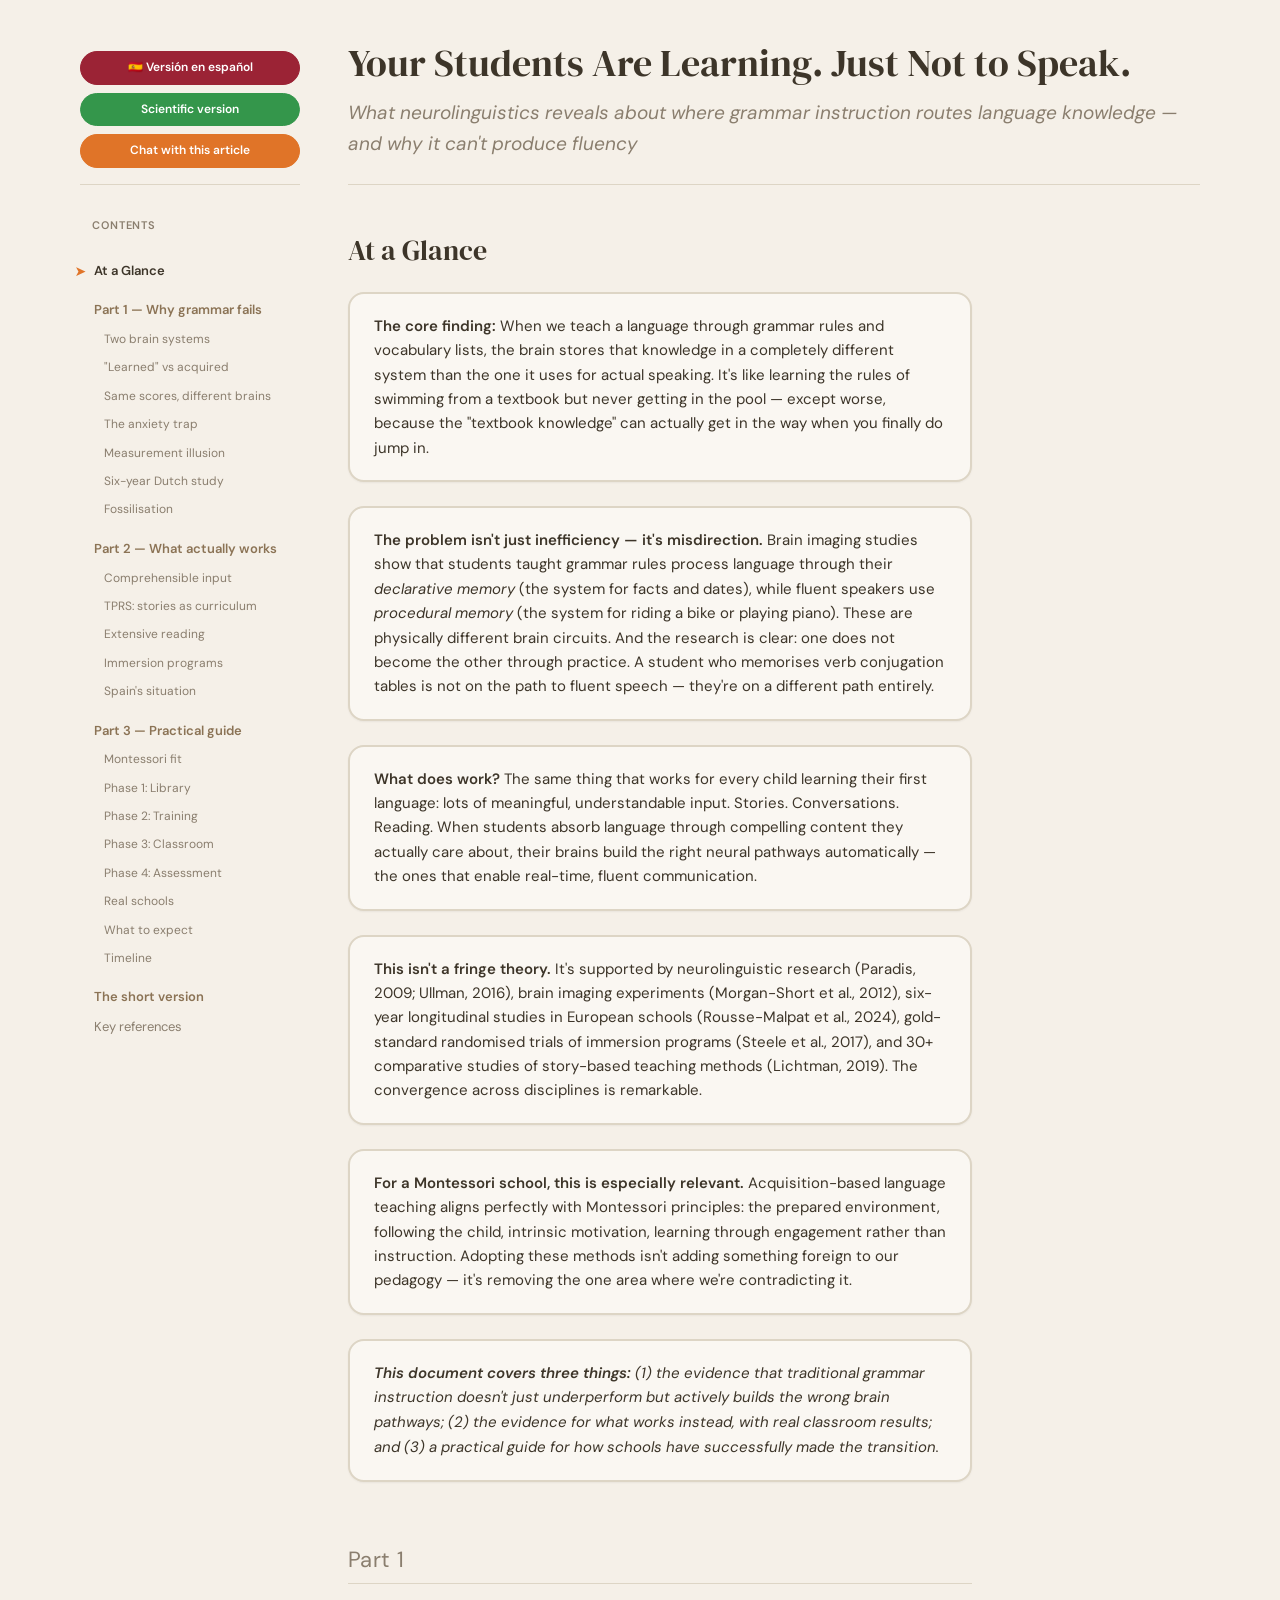
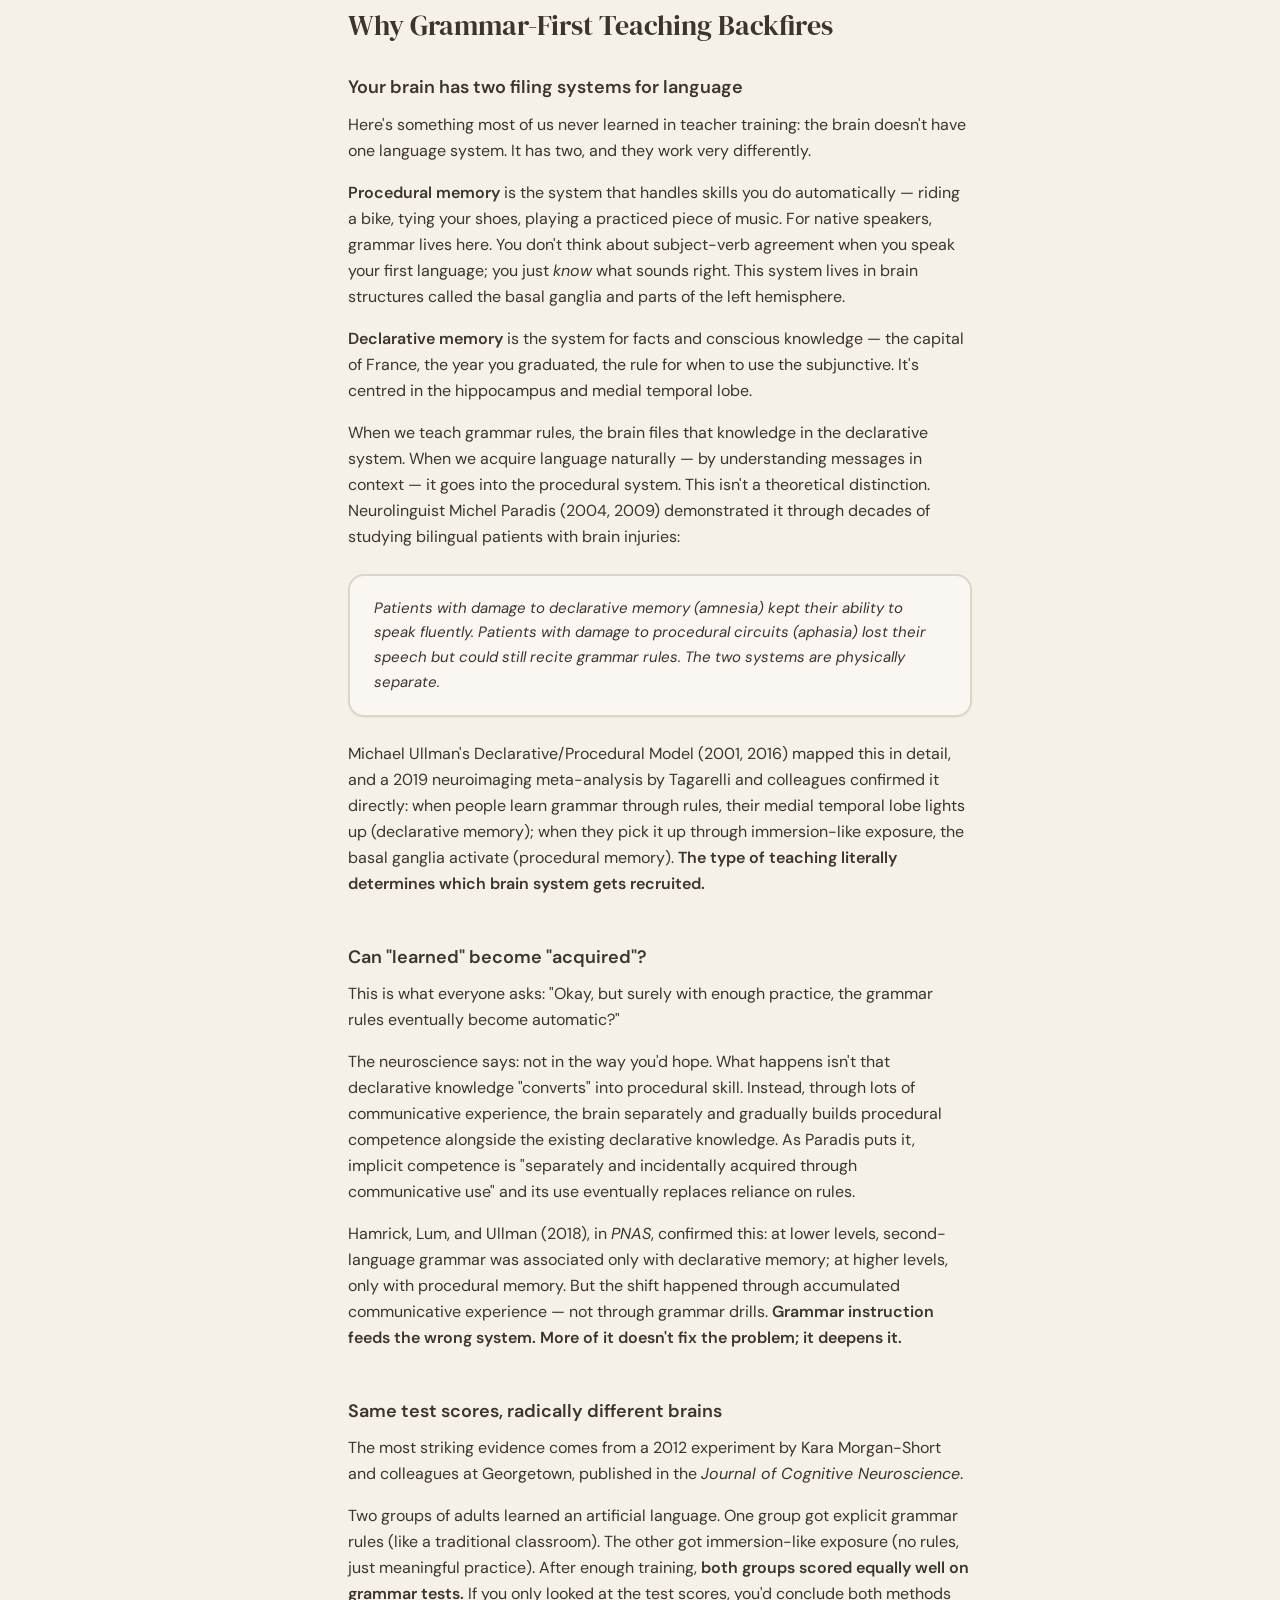
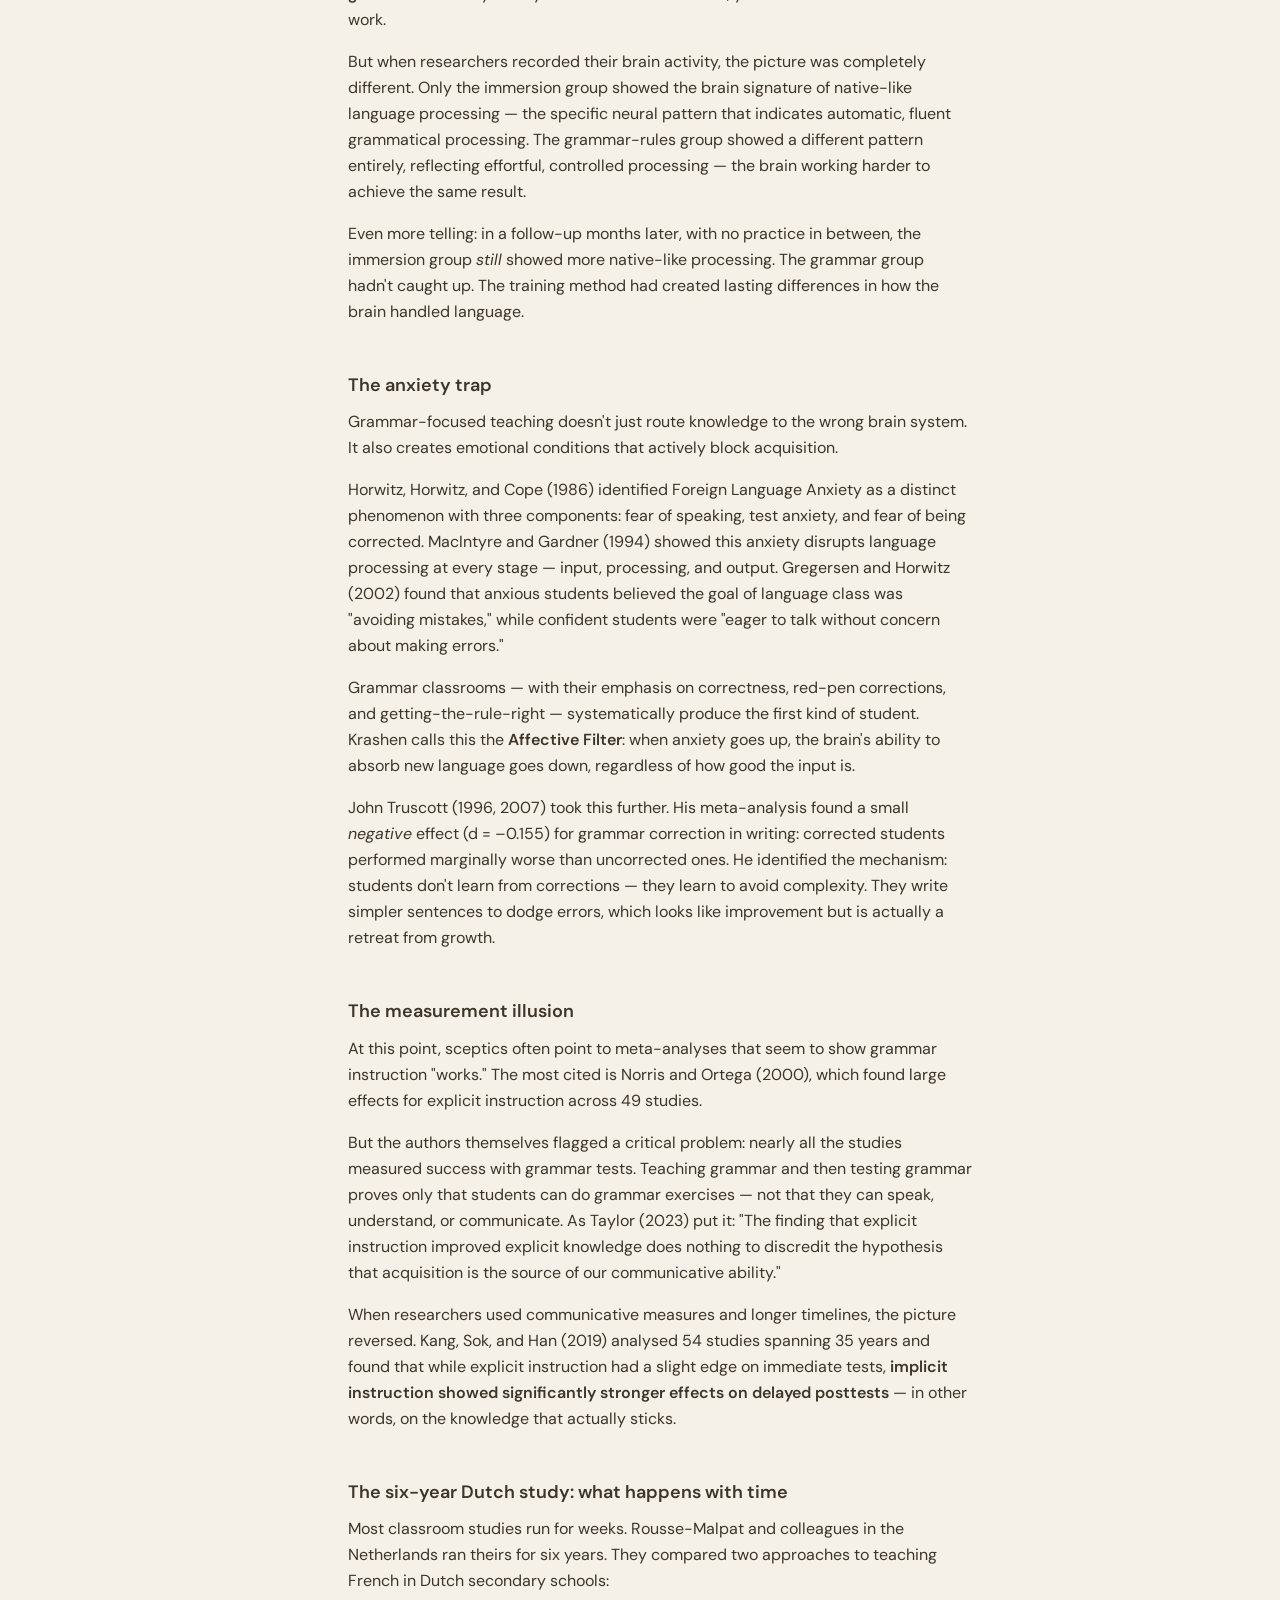
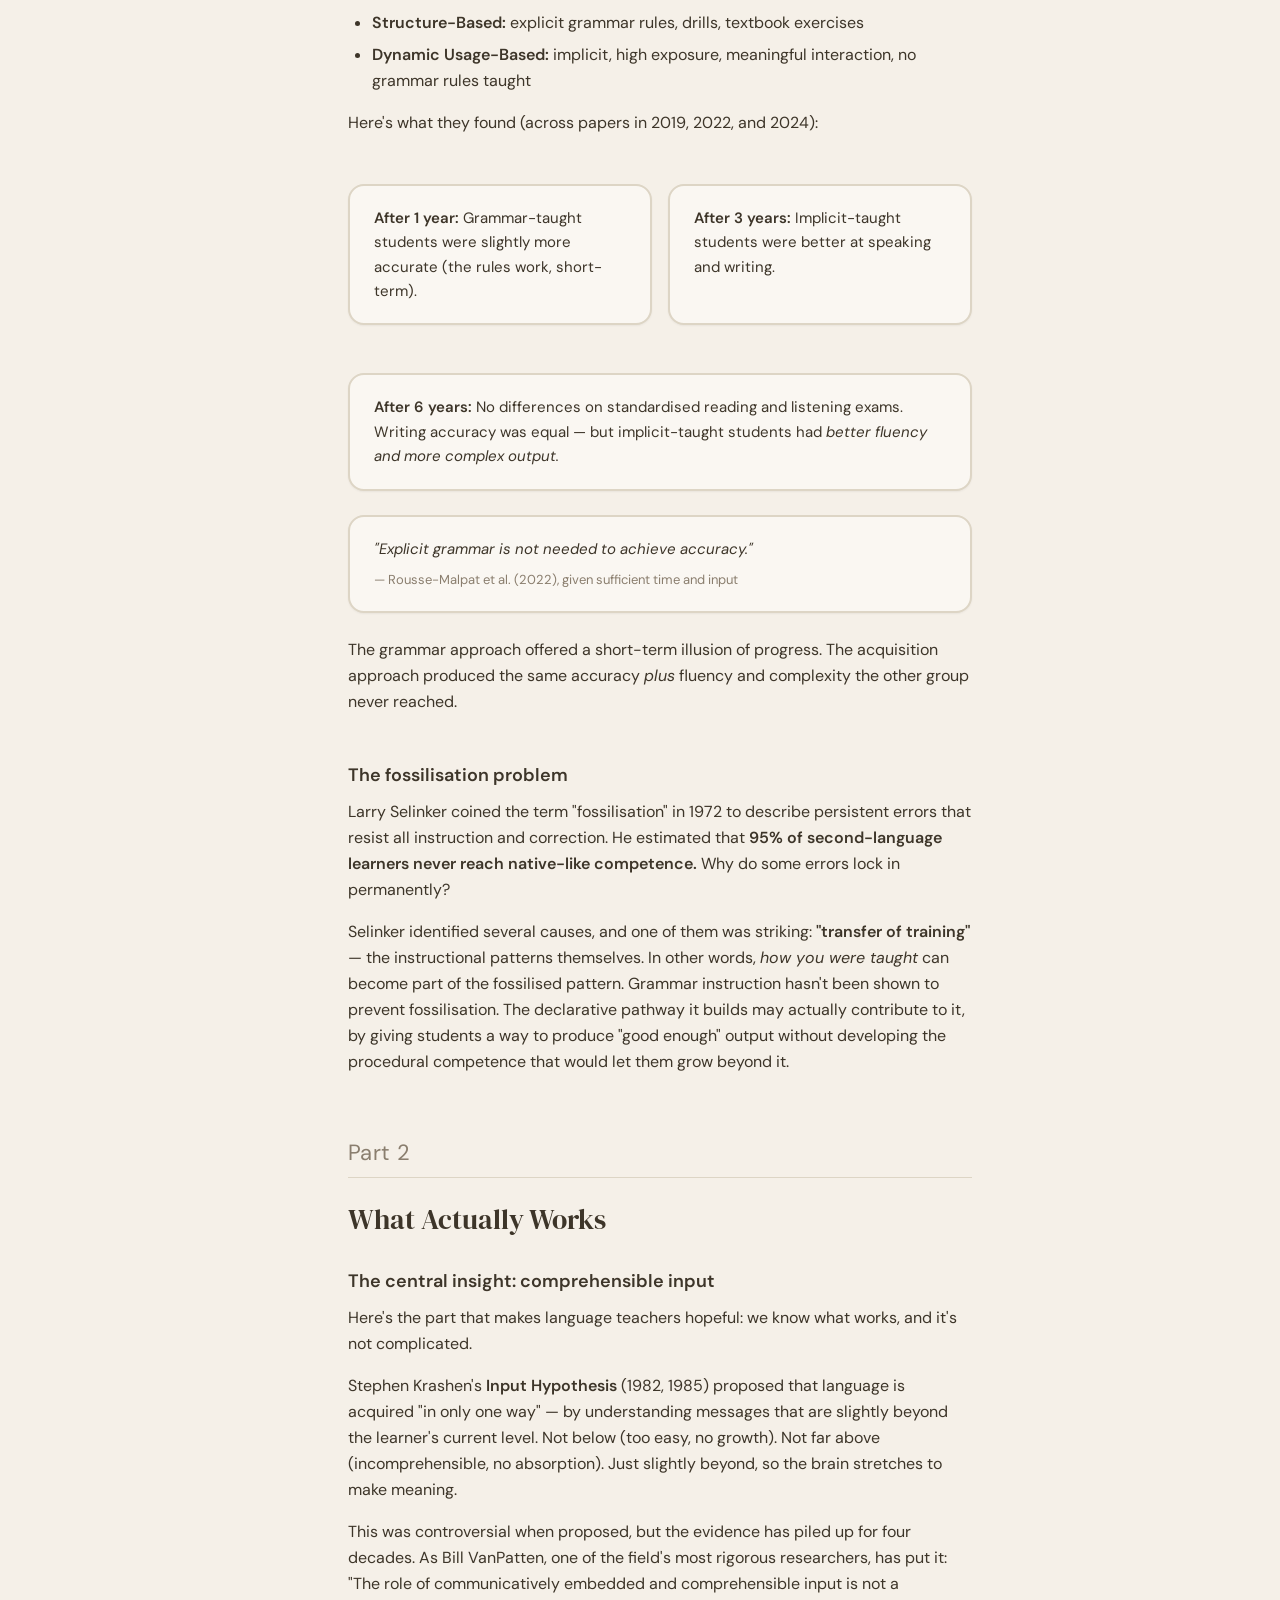
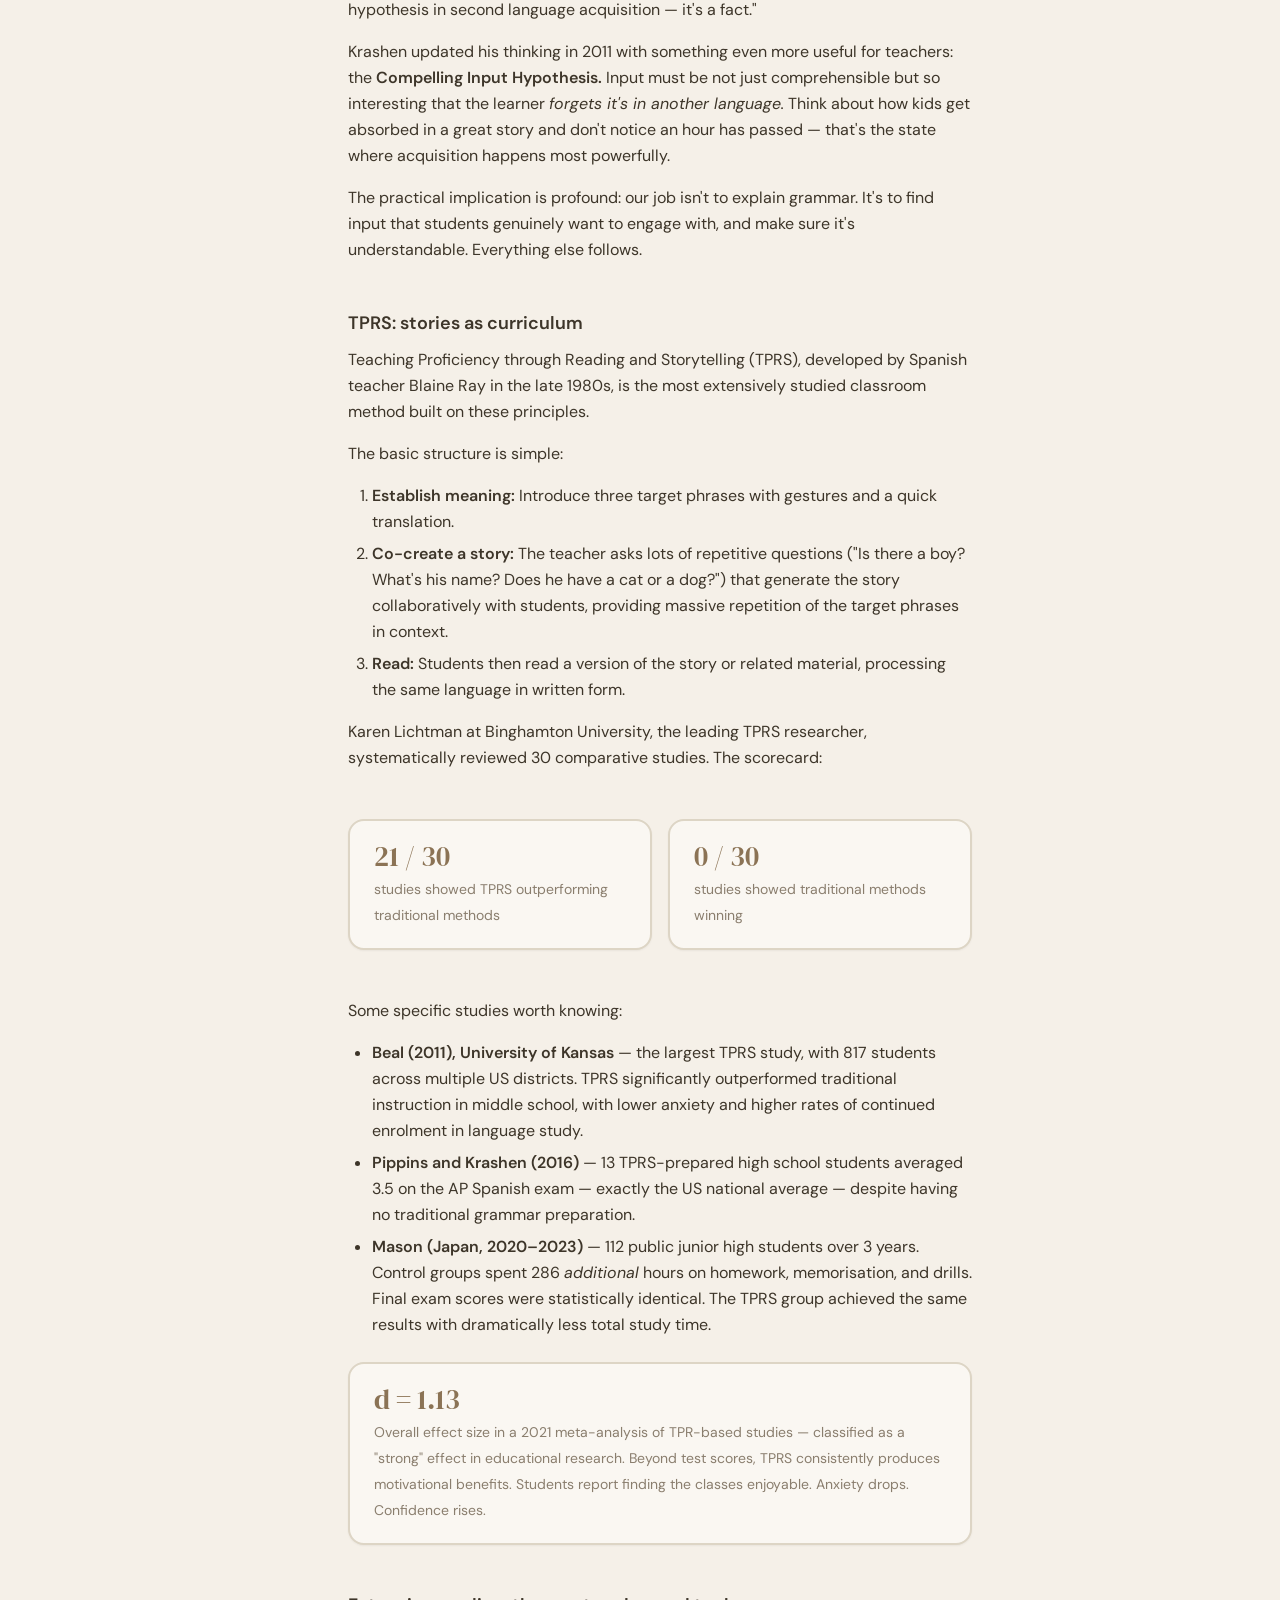
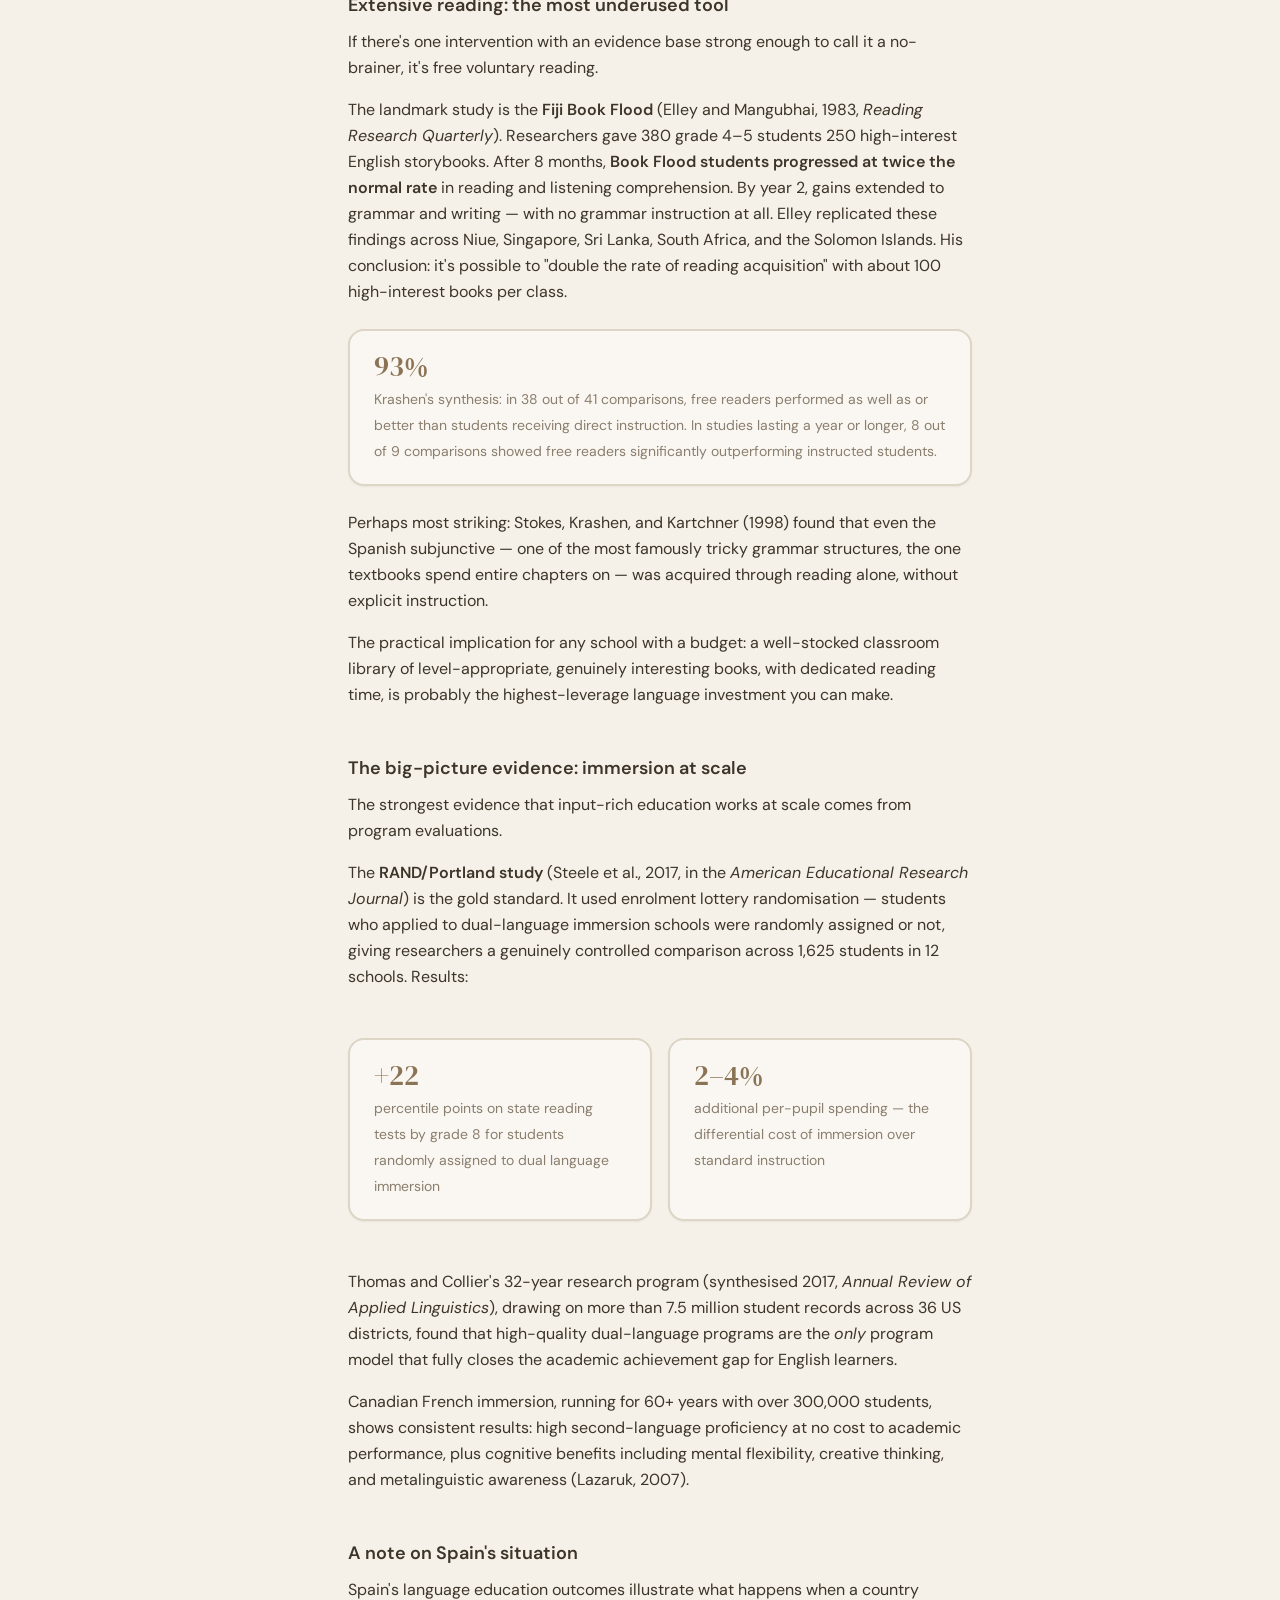
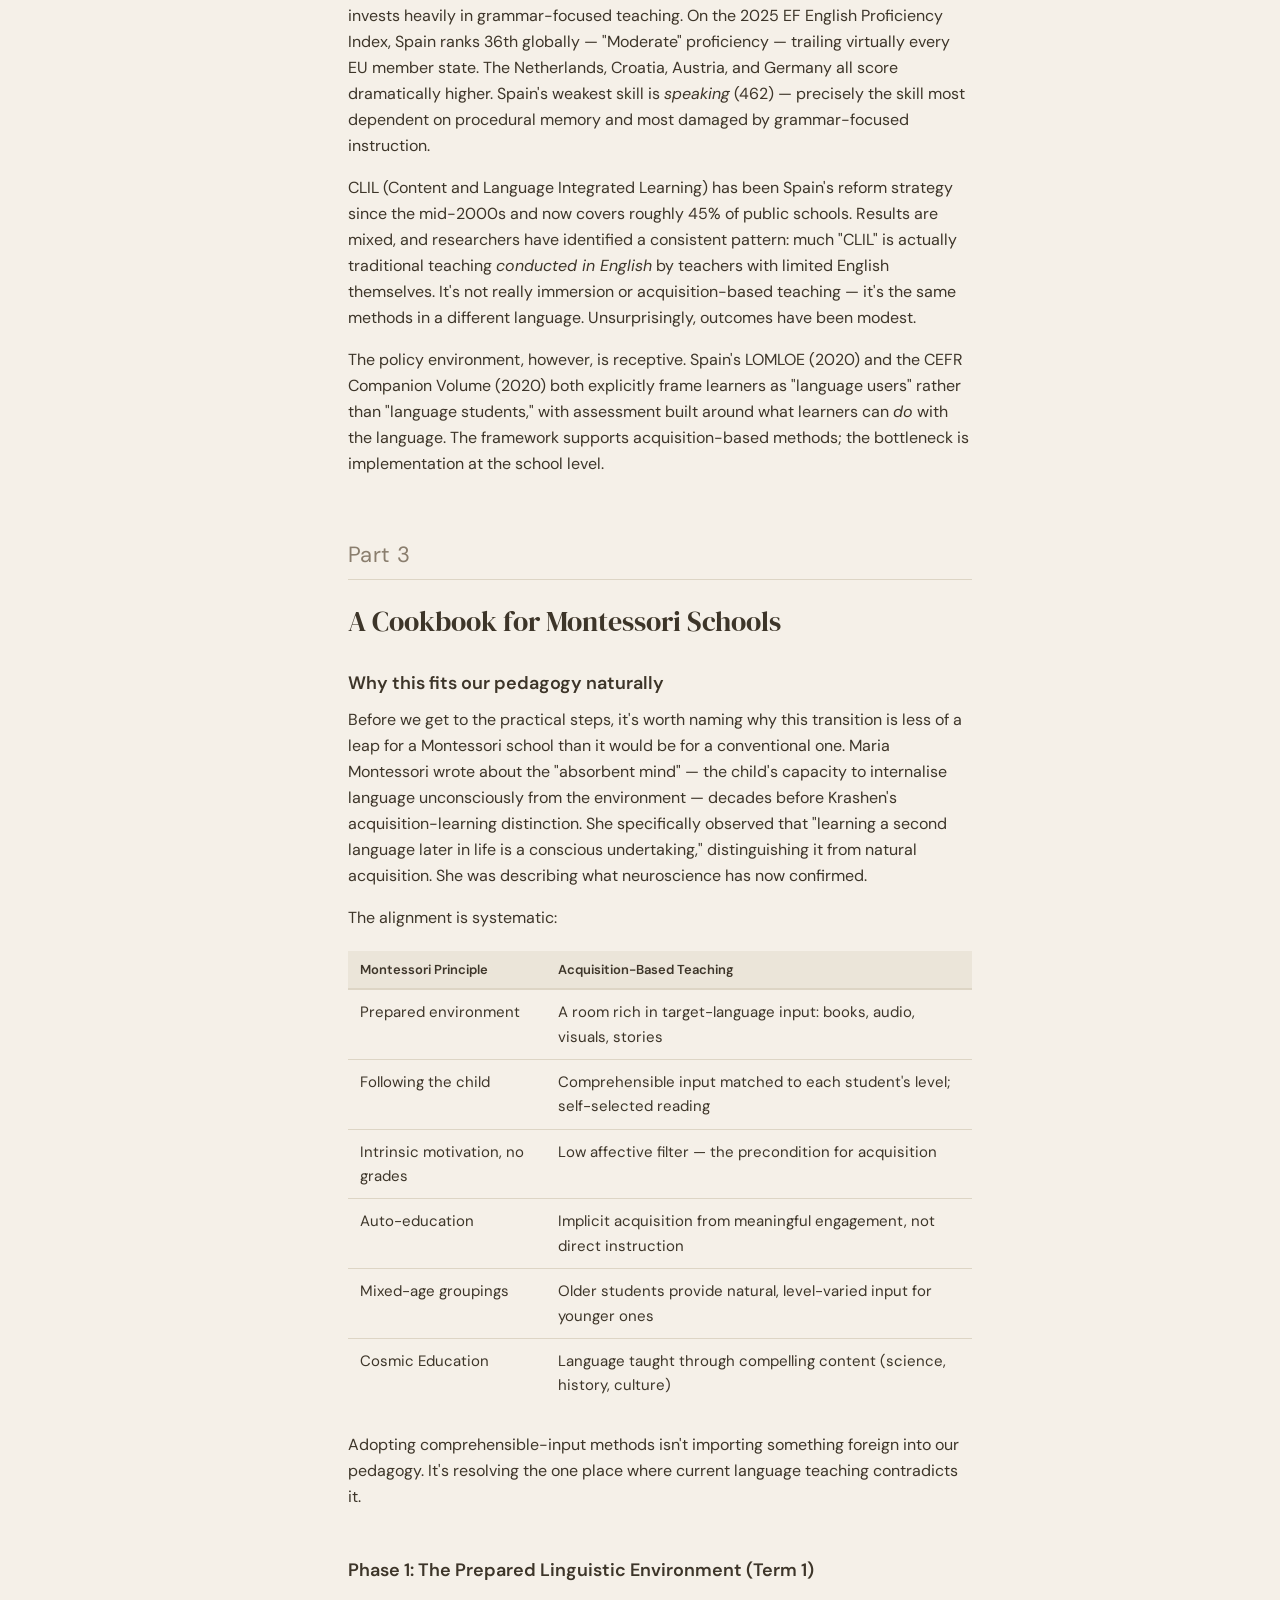
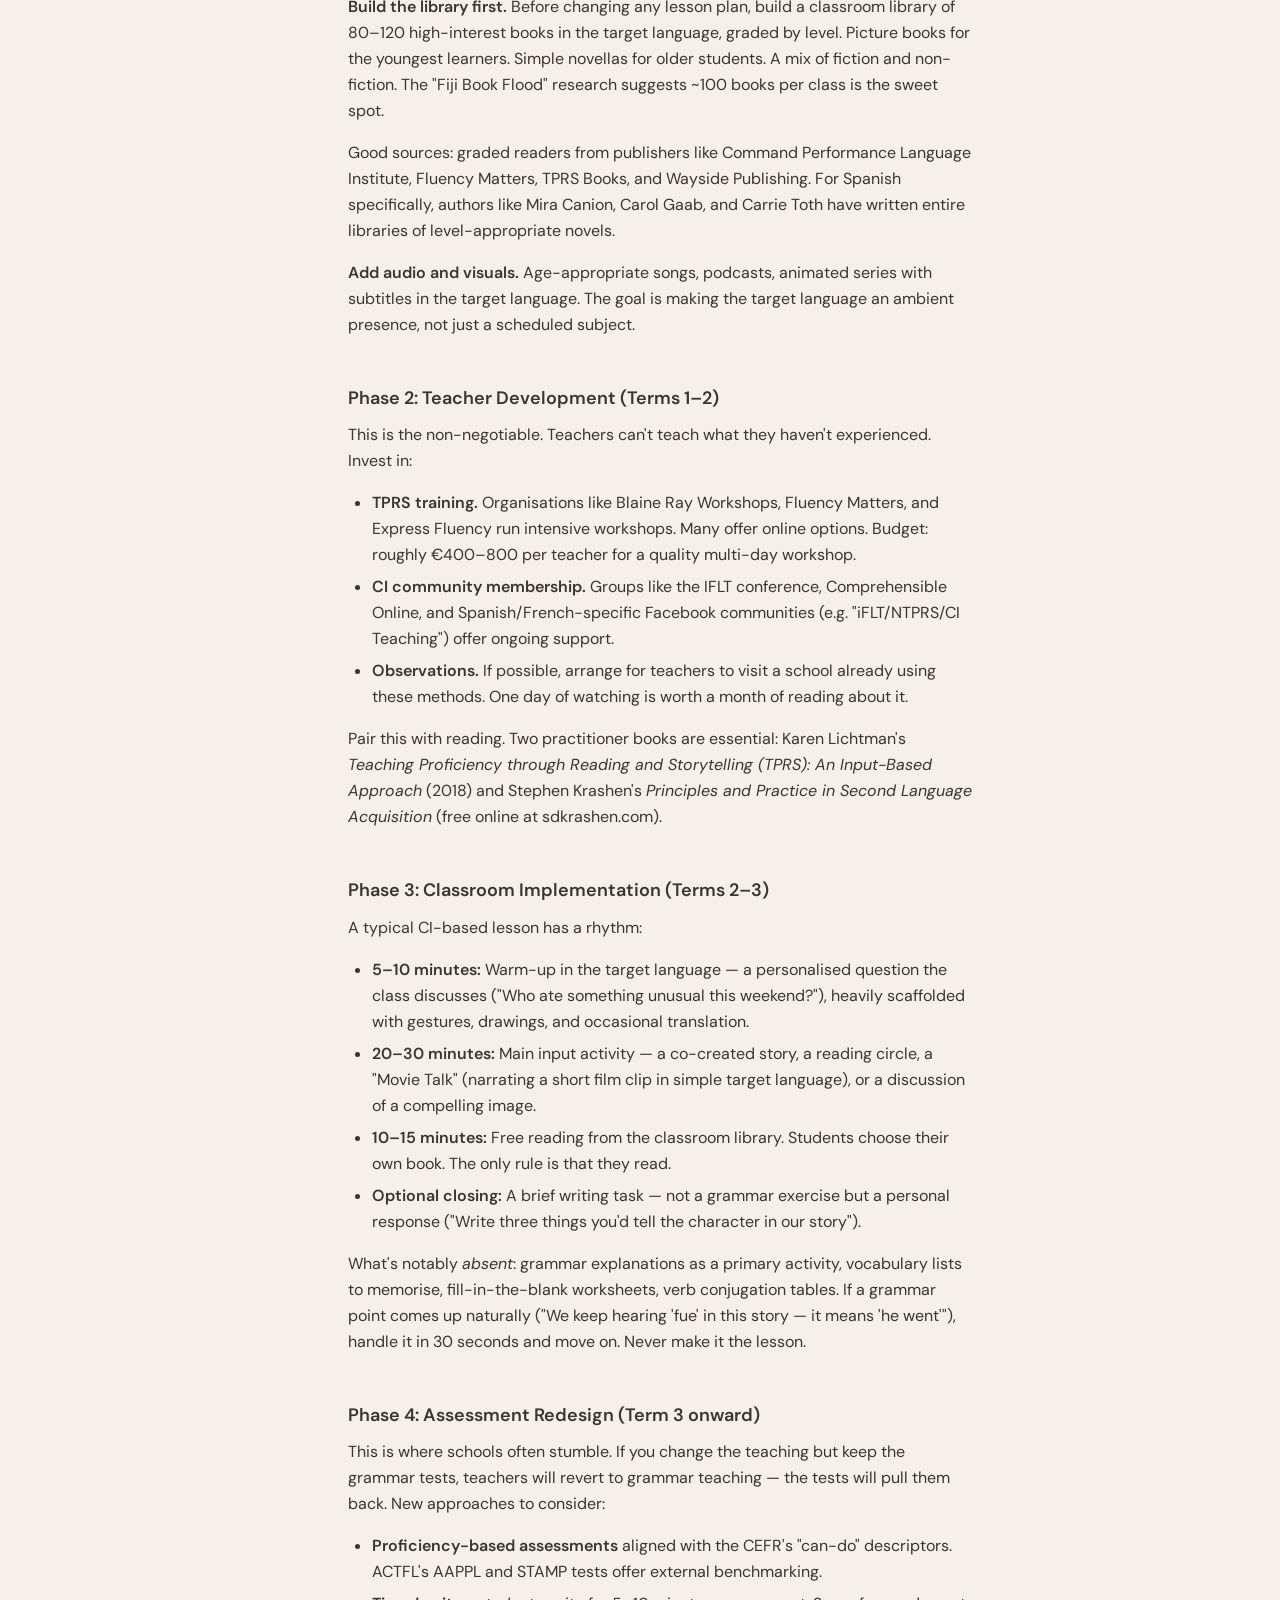
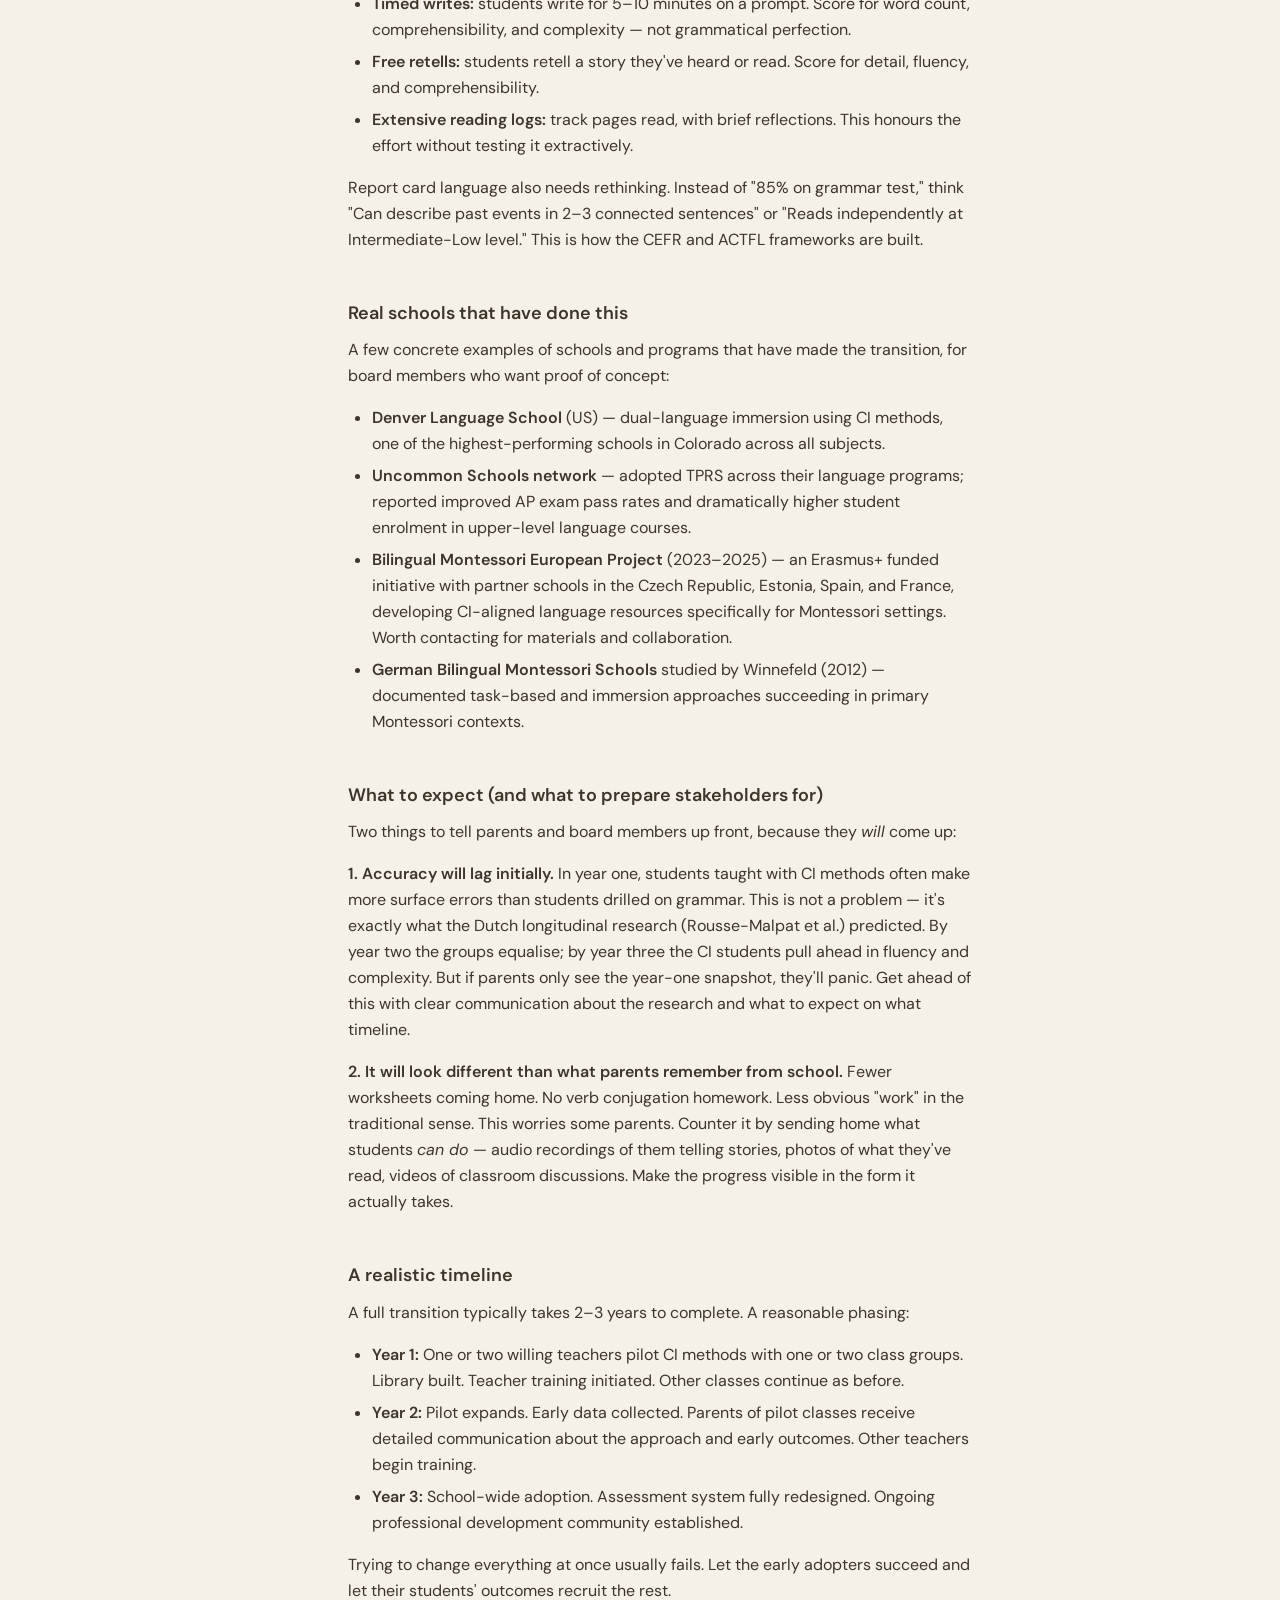
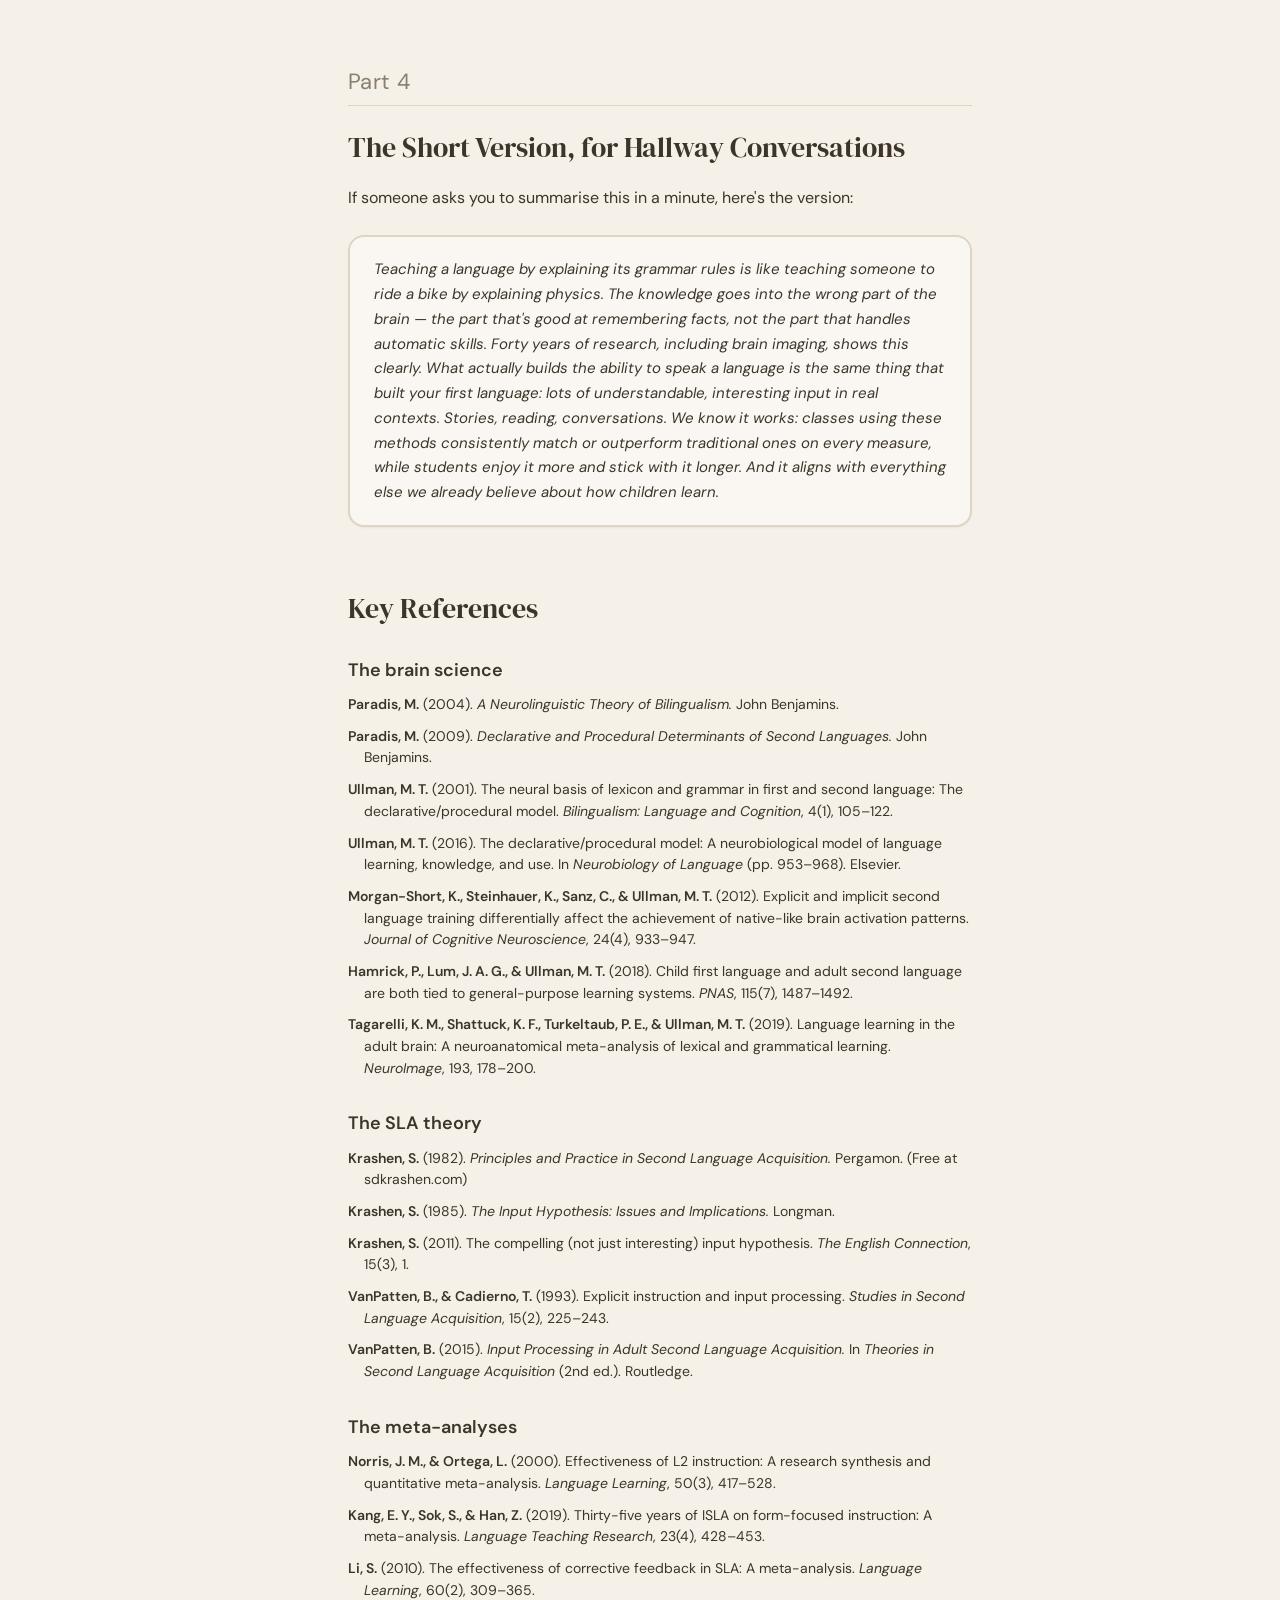
<file: english.html>
<!DOCTYPE html>
<html lang="en">
<head>
  <meta charset="UTF-8">
  <meta name="viewport" content="width=device-width, initial-scale=1.0">
  <meta name="theme-color" content="#f5f0e8">
  <title>Your Students Are Learning. Just Not to Speak. — Imagine Montessori School</title>
  <meta name="description" content="What neurolinguistics reveals about where grammar instruction routes language knowledge — and why it can't produce fluency.">
  <link rel="preconnect" href="https://fonts.googleapis.com">
  <link rel="preconnect" href="https://fonts.gstatic.com" crossorigin>
  <link href="https://fonts.googleapis.com/css2?family=DM+Sans:wght@400;500;600&family=DM+Serif+Display&display=swap" rel="stylesheet">
  <link rel="stylesheet" href="style.css">
</head>
<body>

<div class="page-body">

  <!-- cell 1: buttons, anchored down -->
  <div class="left-top">
    <a href="index.html" class="version-btn spanish-btn">🇪🇸 Versión en español</a>
    <a href="scientific.html" class="version-btn">Scientific version</a>
    <a href="https://notebooklm.google.com/notebook/dc840c37-bfcf-4f83-8d60-6bcddbcb2706" class="version-btn chat-btn" target="_blank">Chat with this article</a>
  </div>

  <!-- cell 2: title + subtitle -->
  <div class="article-heading">
    <h1>Your Students Are Learning. Just Not to Speak.</h1>
    <p class="subtitle">What neurolinguistics reveals about where grammar instruction routes language knowledge — and why it can't produce fluency</p>
  </div>

  <!-- cell 3: sticky TOC -->
  <nav class="toc" aria-label="Table of contents">
    <p class="toc-title">Contents</p>
    <ul>
      <li class="toc-part"><a href="#at-a-glance">At a Glance</a></li>

      <li class="toc-part"><a href="#part-1">Part 1 — Why grammar fails</a></li>
      <li class="toc-sub"><a href="#brain-systems">Two brain systems</a></li>
      <li class="toc-sub"><a href="#learned-vs-acquired">"Learned" vs acquired</a></li>
      <li class="toc-sub"><a href="#same-scores">Same scores, different brains</a></li>
      <li class="toc-sub"><a href="#anxiety">The anxiety trap</a></li>
      <li class="toc-sub"><a href="#measurement">Measurement illusion</a></li>
      <li class="toc-sub"><a href="#dutch-study">Six-year Dutch study</a></li>
      <li class="toc-sub"><a href="#fossilization">Fossilisation</a></li>

      <li class="toc-part"><a href="#part-2">Part 2 — What actually works</a></li>
      <li class="toc-sub"><a href="#comprehensible-input">Comprehensible input</a></li>
      <li class="toc-sub"><a href="#tprs">TPRS: stories as curriculum</a></li>
      <li class="toc-sub"><a href="#extensive-reading">Extensive reading</a></li>
      <li class="toc-sub"><a href="#immersion">Immersion programs</a></li>
      <li class="toc-sub"><a href="#spain">Spain's situation</a></li>

      <li class="toc-part"><a href="#part-3">Part 3 — Practical guide</a></li>
      <li class="toc-sub"><a href="#montessori-fit">Montessori fit</a></li>
      <li class="toc-sub"><a href="#phase-1">Phase 1: Library</a></li>
      <li class="toc-sub"><a href="#phase-2">Phase 2: Training</a></li>
      <li class="toc-sub"><a href="#phase-3">Phase 3: Classroom</a></li>
      <li class="toc-sub"><a href="#phase-4">Phase 4: Assessment</a></li>
      <li class="toc-sub"><a href="#real-schools">Real schools</a></li>
      <li class="toc-sub"><a href="#what-to-expect">What to expect</a></li>
      <li class="toc-sub"><a href="#timeline">Timeline</a></li>

      <li class="toc-part"><a href="#short-version">The short version</a></li>
      <li><a href="#references">Key references</a></li>
    </ul>
  </nav>

  <!-- cell 4: article -->
  <article>

    <!-- At a Glance -->
    <section id="at-a-glance">
      <h2>At a Glance</h2>

      <div class="pull-quote">
        <p><strong>The core finding:</strong> When we teach a language through grammar rules and vocabulary lists, the brain stores that knowledge in a completely different system than the one it uses for actual speaking. It's like learning the rules of swimming from a textbook but never getting in the pool — except worse, because the "textbook knowledge" can actually get in the way when you finally do jump in.</p>
      </div>

      <div class="pull-quote">
        <p><strong>The problem isn't just inefficiency — it's misdirection.</strong> Brain imaging studies show that students taught grammar rules process language through their <em>declarative memory</em> (the system for facts and dates), while fluent speakers use <em>procedural memory</em> (the system for riding a bike or playing piano). These are physically different brain circuits. And the research is clear: one does not become the other through practice. A student who memorises verb conjugation tables is not on the path to fluent speech — they're on a different path entirely.</p>
      </div>

      <div class="pull-quote">
        <p><strong>What does work?</strong> The same thing that works for every child learning their first language: lots of meaningful, understandable input. Stories. Conversations. Reading. When students absorb language through compelling content they actually care about, their brains build the right neural pathways automatically — the ones that enable real-time, fluent communication.</p>
      </div>

      <div class="pull-quote">
        <p><strong>This isn't a fringe theory.</strong> It's supported by neurolinguistic research (Paradis, 2009; Ullman, 2016), brain imaging experiments (Morgan-Short et al., 2012), six-year longitudinal studies in European schools (Rousse-Malpat et al., 2024), gold-standard randomised trials of immersion programs (Steele et al., 2017), and 30+ comparative studies of story-based teaching methods (Lichtman, 2019). The convergence across disciplines is remarkable.</p>
      </div>

      <div class="pull-quote">
        <p><strong>For a Montessori school, this is especially relevant.</strong> Acquisition-based language teaching aligns perfectly with Montessori principles: the prepared environment, following the child, intrinsic motivation, learning through engagement rather than instruction. Adopting these methods isn't adding something foreign to our pedagogy — it's removing the one area where we're contradicting it.</p>
      </div>

      <div class="pull-quote">
        <blockquote><strong>This document covers three things:</strong> (1) the evidence that traditional grammar instruction doesn't just underperform but actively builds the wrong brain pathways; (2) the evidence for what works instead, with real classroom results; and (3) a practical guide for how schools have successfully made the transition.</blockquote>
      </div>
    </section>

    <!-- Part 1 -->
    <section id="part-1">
      <h2 class="part-heading">Part 1</h2>
      <h2>Why Grammar-First Teaching Backfires</h2>

      <section id="brain-systems">
        <h3>Your brain has two filing systems for language</h3>
        <p>Here's something most of us never learned in teacher training: the brain doesn't have one language system. It has two, and they work very differently.</p>
        <p><strong>Procedural memory</strong> is the system that handles skills you do automatically — riding a bike, tying your shoes, playing a practiced piece of music. For native speakers, grammar lives here. You don't think about subject-verb agreement when you speak your first language; you just <em>know</em> what sounds right. This system lives in brain structures called the basal ganglia and parts of the left hemisphere.</p>
        <p><strong>Declarative memory</strong> is the system for facts and conscious knowledge — the capital of France, the year you graduated, the rule for when to use the subjunctive. It's centred in the hippocampus and medial temporal lobe.</p>
        <p>When we teach grammar rules, the brain files that knowledge in the declarative system. When we acquire language naturally — by understanding messages in context — it goes into the procedural system. This isn't a theoretical distinction. Neurolinguist Michel Paradis (2004, 2009) demonstrated it through decades of studying bilingual patients with brain injuries:</p>
        <div class="pull-quote">
          <blockquote>Patients with damage to declarative memory (amnesia) kept their ability to speak fluently. Patients with damage to procedural circuits (aphasia) lost their speech but could still recite grammar rules. The two systems are physically separate.</blockquote>
        </div>
        <p>Michael Ullman's Declarative/Procedural Model (2001, 2016) mapped this in detail, and a 2019 neuroimaging meta-analysis by Tagarelli and colleagues confirmed it directly: when people learn grammar through rules, their medial temporal lobe lights up (declarative memory); when they pick it up through immersion-like exposure, the basal ganglia activate (procedural memory). <strong>The type of teaching literally determines which brain system gets recruited.</strong></p>
      </section>

      <section id="learned-vs-acquired">
        <h3>Can "learned" become "acquired"?</h3>
        <p>This is what everyone asks: "Okay, but surely with enough practice, the grammar rules eventually become automatic?"</p>
        <p>The neuroscience says: not in the way you'd hope. What happens isn't that declarative knowledge "converts" into procedural skill. Instead, through lots of communicative experience, the brain separately and gradually builds procedural competence alongside the existing declarative knowledge. As Paradis puts it, implicit competence is "separately and incidentally acquired through communicative use" and its use eventually replaces reliance on rules.</p>
        <p>Hamrick, Lum, and Ullman (2018), in <em>PNAS</em>, confirmed this: at lower levels, second-language grammar was associated only with declarative memory; at higher levels, only with procedural memory. But the shift happened through accumulated communicative experience — not through grammar drills. <strong>Grammar instruction feeds the wrong system. More of it doesn't fix the problem; it deepens it.</strong></p>
      </section>

      <section id="same-scores">
        <h3>Same test scores, radically different brains</h3>
        <p>The most striking evidence comes from a 2012 experiment by Kara Morgan-Short and colleagues at Georgetown, published in the <em>Journal of Cognitive Neuroscience</em>.</p>
        <p>Two groups of adults learned an artificial language. One group got explicit grammar rules (like a traditional classroom). The other got immersion-like exposure (no rules, just meaningful practice). After enough training, <strong>both groups scored equally well on grammar tests.</strong> If you only looked at the test scores, you'd conclude both methods work.</p>
        <p>But when researchers recorded their brain activity, the picture was completely different. Only the immersion group showed the brain signature of native-like language processing — the specific neural pattern that indicates automatic, fluent grammatical processing. The grammar-rules group showed a different pattern entirely, reflecting effortful, controlled processing — the brain working harder to achieve the same result.</p>
        <p>Even more telling: in a follow-up months later, with no practice in between, the immersion group <em>still</em> showed more native-like processing. The grammar group hadn't caught up. The training method had created lasting differences in how the brain handled language.</p>
      </section>

      <section id="anxiety">
        <h3>The anxiety trap</h3>
        <p>Grammar-focused teaching doesn't just route knowledge to the wrong brain system. It also creates emotional conditions that actively block acquisition.</p>
        <p>Horwitz, Horwitz, and Cope (1986) identified Foreign Language Anxiety as a distinct phenomenon with three components: fear of speaking, test anxiety, and fear of being corrected. MacIntyre and Gardner (1994) showed this anxiety disrupts language processing at every stage — input, processing, and output. Gregersen and Horwitz (2002) found that anxious students believed the goal of language class was "avoiding mistakes," while confident students were "eager to talk without concern about making errors."</p>
        <p>Grammar classrooms — with their emphasis on correctness, red-pen corrections, and getting-the-rule-right — systematically produce the first kind of student. Krashen calls this the <strong>Affective Filter</strong>: when anxiety goes up, the brain's ability to absorb new language goes down, regardless of how good the input is.</p>
        <p>John Truscott (1996, 2007) took this further. His meta-analysis found a small <em>negative</em> effect (d = –0.155) for grammar correction in writing: corrected students performed marginally worse than uncorrected ones. He identified the mechanism: students don't learn from corrections — they learn to avoid complexity. They write simpler sentences to dodge errors, which looks like improvement but is actually a retreat from growth.</p>
      </section>

      <section id="measurement">
        <h3>The measurement illusion</h3>
        <p>At this point, sceptics often point to meta-analyses that seem to show grammar instruction "works." The most cited is Norris and Ortega (2000), which found large effects for explicit instruction across 49 studies.</p>
        <p>But the authors themselves flagged a critical problem: nearly all the studies measured success with grammar tests. Teaching grammar and then testing grammar proves only that students can do grammar exercises — not that they can speak, understand, or communicate. As Taylor (2023) put it: "The finding that explicit instruction improved explicit knowledge does nothing to discredit the hypothesis that acquisition is the source of our communicative ability."</p>
        <p>When researchers used communicative measures and longer timelines, the picture reversed. Kang, Sok, and Han (2019) analysed 54 studies spanning 35 years and found that while explicit instruction had a slight edge on immediate tests, <strong>implicit instruction showed significantly stronger effects on delayed posttests</strong> — in other words, on the knowledge that actually sticks.</p>
      </section>

      <section id="dutch-study">
        <h3>The six-year Dutch study: what happens with time</h3>
        <p>Most classroom studies run for weeks. Rousse-Malpat and colleagues in the Netherlands ran theirs for six years. They compared two approaches to teaching French in Dutch secondary schools:</p>
        <ul>
          <li><strong>Structure-Based:</strong> explicit grammar rules, drills, textbook exercises</li>
          <li><strong>Dynamic Usage-Based:</strong> implicit, high exposure, meaningful interaction, no grammar rules taught</li>
        </ul>
        <p>Here's what they found (across papers in 2019, 2022, and 2024):</p>
        <div class="pull-quote-grid">
          <div class="pull-quote">
            <p><strong>After 1 year:</strong> Grammar-taught students were slightly more accurate (the rules work, short-term).</p>
          </div>
          <div class="pull-quote">
            <p><strong>After 3 years:</strong> Implicit-taught students were better at speaking and writing.</p>
          </div>
        </div>
        <div class="pull-quote">
          <p><strong>After 6 years:</strong> No differences on standardised reading and listening exams. Writing accuracy was equal — but implicit-taught students had <em>better fluency and more complex output.</em></p>
        </div>
        <div class="pull-quote">
          <blockquote>"Explicit grammar is not needed to achieve accuracy."<cite>— Rousse-Malpat et al. (2022), given sufficient time and input</cite></blockquote>
        </div>
        <p>The grammar approach offered a short-term illusion of progress. The acquisition approach produced the same accuracy <em>plus</em> fluency and complexity the other group never reached.</p>
      </section>

      <section id="fossilization">
        <h3>The fossilisation problem</h3>
        <p>Larry Selinker coined the term "fossilisation" in 1972 to describe persistent errors that resist all instruction and correction. He estimated that <strong>95% of second-language learners never reach native-like competence.</strong> Why do some errors lock in permanently?</p>
        <p>Selinker identified several causes, and one of them was striking: <strong>"transfer of training"</strong> — the instructional patterns themselves. In other words, <em>how you were taught</em> can become part of the fossilised pattern. Grammar instruction hasn't been shown to prevent fossilisation. The declarative pathway it builds may actually contribute to it, by giving students a way to produce "good enough" output without developing the procedural competence that would let them grow beyond it.</p>
      </section>
    </section>

    <!-- Part 2 -->
    <section id="part-2">
      <h2 class="part-heading">Part 2</h2>
      <h2>What Actually Works</h2>

      <section id="comprehensible-input">
        <h3>The central insight: comprehensible input</h3>
        <p>Here's the part that makes language teachers hopeful: we know what works, and it's not complicated.</p>
        <p>Stephen Krashen's <strong>Input Hypothesis</strong> (1982, 1985) proposed that language is acquired "in only one way" — by understanding messages that are slightly beyond the learner's current level. Not below (too easy, no growth). Not far above (incomprehensible, no absorption). Just slightly beyond, so the brain stretches to make meaning.</p>
        <p>This was controversial when proposed, but the evidence has piled up for four decades. As Bill VanPatten, one of the field's most rigorous researchers, has put it: "The role of communicatively embedded and comprehensible input is not a hypothesis in second language acquisition — it's a fact."</p>
        <p>Krashen updated his thinking in 2011 with something even more useful for teachers: the <strong>Compelling Input Hypothesis.</strong> Input must be not just comprehensible but so interesting that the learner <em>forgets it's in another language.</em> Think about how kids get absorbed in a great story and don't notice an hour has passed — that's the state where acquisition happens most powerfully.</p>
        <p>The practical implication is profound: our job isn't to explain grammar. It's to find input that students genuinely want to engage with, and make sure it's understandable. Everything else follows.</p>
      </section>

      <section id="tprs">
        <h3>TPRS: stories as curriculum</h3>
        <p>Teaching Proficiency through Reading and Storytelling (TPRS), developed by Spanish teacher Blaine Ray in the late 1980s, is the most extensively studied classroom method built on these principles.</p>
        <p>The basic structure is simple:</p>
        <ol>
          <li><strong>Establish meaning:</strong> Introduce three target phrases with gestures and a quick translation.</li>
          <li><strong>Co-create a story:</strong> The teacher asks lots of repetitive questions ("Is there a boy? What's his name? Does he have a cat or a dog?") that generate the story collaboratively with students, providing massive repetition of the target phrases in context.</li>
          <li><strong>Read:</strong> Students then read a version of the story or related material, processing the same language in written form.</li>
        </ol>
        <p>Karen Lichtman at Binghamton University, the leading TPRS researcher, systematically reviewed 30 comparative studies. The scorecard:</p>
        <div class="pull-quote-grid">
          <div class="pull-quote">
            <span class="stat">21 / 30</span>
            <span class="stat-label">studies showed TPRS outperforming traditional methods</span>
          </div>
          <div class="pull-quote">
            <span class="stat">0 / 30</span>
            <span class="stat-label">studies showed traditional methods winning</span>
          </div>
        </div>
        <p>Some specific studies worth knowing:</p>
        <ul>
          <li><strong>Beal (2011), University of Kansas</strong> — the largest TPRS study, with 817 students across multiple US districts. TPRS significantly outperformed traditional instruction in middle school, with lower anxiety and higher rates of continued enrolment in language study.</li>
          <li><strong>Pippins and Krashen (2016)</strong> — 13 TPRS-prepared high school students averaged 3.5 on the AP Spanish exam — exactly the US national average — despite having no traditional grammar preparation.</li>
          <li><strong>Mason (Japan, 2020–2023)</strong> — 112 public junior high students over 3 years. Control groups spent 286 <em>additional</em> hours on homework, memorisation, and drills. Final exam scores were statistically identical. The TPRS group achieved the same results with dramatically less total study time.</li>
        </ul>
        <div class="pull-quote">
          <span class="stat">d = 1.13</span>
          <span class="stat-label">Overall effect size in a 2021 meta-analysis of TPR-based studies — classified as a "strong" effect in educational research. Beyond test scores, TPRS consistently produces motivational benefits. Students report finding the classes enjoyable. Anxiety drops. Confidence rises.</span>
        </div>
      </section>

      <section id="extensive-reading">
        <h3>Extensive reading: the most underused tool</h3>
        <p>If there's one intervention with an evidence base strong enough to call it a no-brainer, it's free voluntary reading.</p>
        <p>The landmark study is the <strong>Fiji Book Flood</strong> (Elley and Mangubhai, 1983, <em>Reading Research Quarterly</em>). Researchers gave 380 grade 4–5 students 250 high-interest English storybooks. After 8 months, <strong>Book Flood students progressed at twice the normal rate</strong> in reading and listening comprehension. By year 2, gains extended to grammar and writing — with no grammar instruction at all. Elley replicated these findings across Niue, Singapore, Sri Lanka, South Africa, and the Solomon Islands. His conclusion: it's possible to "double the rate of reading acquisition" with about 100 high-interest books per class.</p>
        <div class="pull-quote">
          <span class="stat">93%</span>
          <span class="stat-label">Krashen's synthesis: in 38 out of 41 comparisons, free readers performed as well as or better than students receiving direct instruction. In studies lasting a year or longer, 8 out of 9 comparisons showed free readers significantly outperforming instructed students.</span>
        </div>
        <p>Perhaps most striking: Stokes, Krashen, and Kartchner (1998) found that even the Spanish subjunctive — one of the most famously tricky grammar structures, the one textbooks spend entire chapters on — was acquired through reading alone, without explicit instruction.</p>
        <p>The practical implication for any school with a budget: a well-stocked classroom library of level-appropriate, genuinely interesting books, with dedicated reading time, is probably the highest-leverage language investment you can make.</p>
      </section>

      <section id="immersion">
        <h3>The big-picture evidence: immersion at scale</h3>
        <p>The strongest evidence that input-rich education works at scale comes from program evaluations.</p>
        <p>The <strong>RAND/Portland study</strong> (Steele et al., 2017, in the <em>American Educational Research Journal</em>) is the gold standard. It used enrolment lottery randomisation — students who applied to dual-language immersion schools were randomly assigned or not, giving researchers a genuinely controlled comparison across 1,625 students in 12 schools. Results:</p>
        <div class="pull-quote-grid">
          <div class="pull-quote">
            <span class="stat">+22</span>
            <span class="stat-label">percentile points on state reading tests by grade 8 for students randomly assigned to dual language immersion</span>
          </div>
          <div class="pull-quote">
            <span class="stat">2–4%</span>
            <span class="stat-label">additional per-pupil spending — the differential cost of immersion over standard instruction</span>
          </div>
        </div>
        <p>Thomas and Collier's 32-year research program (synthesised 2017, <em>Annual Review of Applied Linguistics</em>), drawing on more than 7.5 million student records across 36 US districts, found that high-quality dual-language programs are the <em>only</em> program model that fully closes the academic achievement gap for English learners.</p>
        <p>Canadian French immersion, running for 60+ years with over 300,000 students, shows consistent results: high second-language proficiency at no cost to academic performance, plus cognitive benefits including mental flexibility, creative thinking, and metalinguistic awareness (Lazaruk, 2007).</p>
      </section>

      <section id="spain">
        <h3>A note on Spain's situation</h3>
        <p>Spain's language education outcomes illustrate what happens when a country invests heavily in grammar-focused teaching. On the 2025 EF English Proficiency Index, Spain ranks 36th globally — "Moderate" proficiency — trailing virtually every EU member state. The Netherlands, Croatia, Austria, and Germany all score dramatically higher. Spain's weakest skill is <em>speaking</em> (462) — precisely the skill most dependent on procedural memory and most damaged by grammar-focused instruction.</p>
        <p>CLIL (Content and Language Integrated Learning) has been Spain's reform strategy since the mid-2000s and now covers roughly 45% of public schools. Results are mixed, and researchers have identified a consistent pattern: much "CLIL" is actually traditional teaching <em>conducted in English</em> by teachers with limited English themselves. It's not really immersion or acquisition-based teaching — it's the same methods in a different language. Unsurprisingly, outcomes have been modest.</p>
        <p>The policy environment, however, is receptive. Spain's LOMLOE (2020) and the CEFR Companion Volume (2020) both explicitly frame learners as "language users" rather than "language students," with assessment built around what learners can <em>do</em> with the language. The framework supports acquisition-based methods; the bottleneck is implementation at the school level.</p>
      </section>
    </section>

    <!-- Part 3 -->
    <section id="part-3">
      <h2 class="part-heading">Part 3</h2>
      <h2>A Cookbook for Montessori Schools</h2>

      <section id="montessori-fit">
        <h3>Why this fits our pedagogy naturally</h3>
        <p>Before we get to the practical steps, it's worth naming why this transition is less of a leap for a Montessori school than it would be for a conventional one. Maria Montessori wrote about the "absorbent mind" — the child's capacity to internalise language unconsciously from the environment — decades before Krashen's acquisition-learning distinction. She specifically observed that "learning a second language later in life is a conscious undertaking," distinguishing it from natural acquisition. She was describing what neuroscience has now confirmed.</p>
        <p>The alignment is systematic:</p>
        <table class="alignment-table">
          <thead>
            <tr>
              <th>Montessori Principle</th>
              <th>Acquisition-Based Teaching</th>
            </tr>
          </thead>
          <tbody>
            <tr>
              <td>Prepared environment</td>
              <td>A room rich in target-language input: books, audio, visuals, stories</td>
            </tr>
            <tr>
              <td>Following the child</td>
              <td>Comprehensible input matched to each student's level; self-selected reading</td>
            </tr>
            <tr>
              <td>Intrinsic motivation, no grades</td>
              <td>Low affective filter — the precondition for acquisition</td>
            </tr>
            <tr>
              <td>Auto-education</td>
              <td>Implicit acquisition from meaningful engagement, not direct instruction</td>
            </tr>
            <tr>
              <td>Mixed-age groupings</td>
              <td>Older students provide natural, level-varied input for younger ones</td>
            </tr>
            <tr>
              <td>Cosmic Education</td>
              <td>Language taught through compelling content (science, history, culture)</td>
            </tr>
          </tbody>
        </table>
        <p>Adopting comprehensible-input methods isn't importing something foreign into our pedagogy. It's resolving the one place where current language teaching contradicts it.</p>
      </section>

      <section id="phase-1">
        <h3>Phase 1: The Prepared Linguistic Environment (Term 1)</h3>
        <p><strong>Build the library first.</strong> Before changing any lesson plan, build a classroom library of 80–120 high-interest books in the target language, graded by level. Picture books for the youngest learners. Simple novellas for older students. A mix of fiction and non-fiction. The "Fiji Book Flood" research suggests ~100 books per class is the sweet spot.</p>
        <p>Good sources: graded readers from publishers like Command Performance Language Institute, Fluency Matters, TPRS Books, and Wayside Publishing. For Spanish specifically, authors like Mira Canion, Carol Gaab, and Carrie Toth have written entire libraries of level-appropriate novels.</p>
        <p><strong>Add audio and visuals.</strong> Age-appropriate songs, podcasts, animated series with subtitles in the target language. The goal is making the target language an ambient presence, not just a scheduled subject.</p>
      </section>

      <section id="phase-2">
        <h3>Phase 2: Teacher Development (Terms 1–2)</h3>
        <p>This is the non-negotiable. Teachers can't teach what they haven't experienced. Invest in:</p>
        <ul>
          <li><strong>TPRS training.</strong> Organisations like Blaine Ray Workshops, Fluency Matters, and Express Fluency run intensive workshops. Many offer online options. Budget: roughly €400–800 per teacher for a quality multi-day workshop.</li>
          <li><strong>CI community membership.</strong> Groups like the IFLT conference, Comprehensible Online, and Spanish/French-specific Facebook communities (e.g. "iFLT/NTPRS/CI Teaching") offer ongoing support.</li>
          <li><strong>Observations.</strong> If possible, arrange for teachers to visit a school already using these methods. One day of watching is worth a month of reading about it.</li>
        </ul>
        <p>Pair this with reading. Two practitioner books are essential: Karen Lichtman's <em>Teaching Proficiency through Reading and Storytelling (TPRS): An Input-Based Approach</em> (2018) and Stephen Krashen's <em>Principles and Practice in Second Language Acquisition</em> (free online at sdkrashen.com).</p>
      </section>

      <section id="phase-3">
        <h3>Phase 3: Classroom Implementation (Terms 2–3)</h3>
        <p>A typical CI-based lesson has a rhythm:</p>
        <ul>
          <li><strong>5–10 minutes:</strong> Warm-up in the target language — a personalised question the class discusses ("Who ate something unusual this weekend?"), heavily scaffolded with gestures, drawings, and occasional translation.</li>
          <li><strong>20–30 minutes:</strong> Main input activity — a co-created story, a reading circle, a "Movie Talk" (narrating a short film clip in simple target language), or a discussion of a compelling image.</li>
          <li><strong>10–15 minutes:</strong> Free reading from the classroom library. Students choose their own book. The only rule is that they read.</li>
          <li><strong>Optional closing:</strong> A brief writing task — not a grammar exercise but a personal response ("Write three things you'd tell the character in our story").</li>
        </ul>
        <p>What's notably <em>absent</em>: grammar explanations as a primary activity, vocabulary lists to memorise, fill-in-the-blank worksheets, verb conjugation tables. If a grammar point comes up naturally ("We keep hearing 'fue' in this story — it means 'he went'"), handle it in 30 seconds and move on. Never make it the lesson.</p>
      </section>

      <section id="phase-4">
        <h3>Phase 4: Assessment Redesign (Term 3 onward)</h3>
        <p>This is where schools often stumble. If you change the teaching but keep the grammar tests, teachers will revert to grammar teaching — the tests will pull them back. New approaches to consider:</p>
        <ul>
          <li><strong>Proficiency-based assessments</strong> aligned with the CEFR's "can-do" descriptors. ACTFL's AAPPL and STAMP tests offer external benchmarking.</li>
          <li><strong>Timed writes:</strong> students write for 5–10 minutes on a prompt. Score for word count, comprehensibility, and complexity — not grammatical perfection.</li>
          <li><strong>Free retells:</strong> students retell a story they've heard or read. Score for detail, fluency, and comprehensibility.</li>
          <li><strong>Extensive reading logs:</strong> track pages read, with brief reflections. This honours the effort without testing it extractively.</li>
        </ul>
        <p>Report card language also needs rethinking. Instead of "85% on grammar test," think "Can describe past events in 2–3 connected sentences" or "Reads independently at Intermediate-Low level." This is how the CEFR and ACTFL frameworks are built.</p>
      </section>

      <section id="real-schools">
        <h3>Real schools that have done this</h3>
        <p>A few concrete examples of schools and programs that have made the transition, for board members who want proof of concept:</p>
        <ul>
          <li><strong>Denver Language School</strong> (US) — dual-language immersion using CI methods, one of the highest-performing schools in Colorado across all subjects.</li>
          <li><strong>Uncommon Schools network</strong> — adopted TPRS across their language programs; reported improved AP exam pass rates and dramatically higher student enrolment in upper-level language courses.</li>
          <li><strong>Bilingual Montessori European Project</strong> (2023–2025) — an Erasmus+ funded initiative with partner schools in the Czech Republic, Estonia, Spain, and France, developing CI-aligned language resources specifically for Montessori settings. Worth contacting for materials and collaboration.</li>
          <li><strong>German Bilingual Montessori Schools</strong> studied by Winnefeld (2012) — documented task-based and immersion approaches succeeding in primary Montessori contexts.</li>
        </ul>
      </section>

      <section id="what-to-expect">
        <h3>What to expect (and what to prepare stakeholders for)</h3>
        <p>Two things to tell parents and board members up front, because they <em>will</em> come up:</p>
        <p><strong>1. Accuracy will lag initially.</strong> In year one, students taught with CI methods often make more surface errors than students drilled on grammar. This is not a problem — it's exactly what the Dutch longitudinal research (Rousse-Malpat et al.) predicted. By year two the groups equalise; by year three the CI students pull ahead in fluency and complexity. But if parents only see the year-one snapshot, they'll panic. Get ahead of this with clear communication about the research and what to expect on what timeline.</p>
        <p><strong>2. It will look different than what parents remember from school.</strong> Fewer worksheets coming home. No verb conjugation homework. Less obvious "work" in the traditional sense. This worries some parents. Counter it by sending home what students <em>can do</em> — audio recordings of them telling stories, photos of what they've read, videos of classroom discussions. Make the progress visible in the form it actually takes.</p>
      </section>

      <section id="timeline">
        <h3>A realistic timeline</h3>
        <p>A full transition typically takes 2–3 years to complete. A reasonable phasing:</p>
        <ul>
          <li><strong>Year 1:</strong> One or two willing teachers pilot CI methods with one or two class groups. Library built. Teacher training initiated. Other classes continue as before.</li>
          <li><strong>Year 2:</strong> Pilot expands. Early data collected. Parents of pilot classes receive detailed communication about the approach and early outcomes. Other teachers begin training.</li>
          <li><strong>Year 3:</strong> School-wide adoption. Assessment system fully redesigned. Ongoing professional development community established.</li>
        </ul>
        <p>Trying to change everything at once usually fails. Let the early adopters succeed and let their students' outcomes recruit the rest.</p>
      </section>
    </section>

    <!-- Part 4 -->
    <section id="short-version">
      <h2 class="part-heading">Part 4</h2>
      <h2>The Short Version, for Hallway Conversations</h2>
      <p>If someone asks you to summarise this in a minute, here's the version:</p>
      <div class="pull-quote">
        <blockquote>Teaching a language by explaining its grammar rules is like teaching someone to ride a bike by explaining physics. The knowledge goes into the wrong part of the brain — the part that's good at remembering facts, not the part that handles automatic skills. Forty years of research, including brain imaging, shows this clearly. What actually builds the ability to speak a language is the same thing that built your first language: lots of understandable, interesting input in real contexts. Stories, reading, conversations. We know it works: classes using these methods consistently match or outperform traditional ones on every measure, while students enjoy it more and stick with it longer. And it aligns with everything else we already believe about how children learn.</blockquote>
      </div>
    </section>

    <!-- References -->
    <section id="references">
      <h2>Key References</h2>

      <h3>The brain science</h3>
      <ul class="reference-list">
        <li><strong>Paradis, M.</strong> (2004). <em>A Neurolinguistic Theory of Bilingualism.</em> John Benjamins.</li>
        <li><strong>Paradis, M.</strong> (2009). <em>Declarative and Procedural Determinants of Second Languages.</em> John Benjamins.</li>
        <li><strong>Ullman, M. T.</strong> (2001). The neural basis of lexicon and grammar in first and second language: The declarative/procedural model. <em>Bilingualism: Language and Cognition</em>, 4(1), 105–122.</li>
        <li><strong>Ullman, M. T.</strong> (2016). The declarative/procedural model: A neurobiological model of language learning, knowledge, and use. In <em>Neurobiology of Language</em> (pp. 953–968). Elsevier.</li>
        <li><strong>Morgan-Short, K., Steinhauer, K., Sanz, C., &amp; Ullman, M. T.</strong> (2012). Explicit and implicit second language training differentially affect the achievement of native-like brain activation patterns. <em>Journal of Cognitive Neuroscience</em>, 24(4), 933–947.</li>
        <li><strong>Hamrick, P., Lum, J. A. G., &amp; Ullman, M. T.</strong> (2018). Child first language and adult second language are both tied to general-purpose learning systems. <em>PNAS</em>, 115(7), 1487–1492.</li>
        <li><strong>Tagarelli, K. M., Shattuck, K. F., Turkeltaub, P. E., &amp; Ullman, M. T.</strong> (2019). Language learning in the adult brain: A neuroanatomical meta-analysis of lexical and grammatical learning. <em>NeuroImage</em>, 193, 178–200.</li>
      </ul>

      <h3>The SLA theory</h3>
      <ul class="reference-list">
        <li><strong>Krashen, S.</strong> (1982). <em>Principles and Practice in Second Language Acquisition.</em> Pergamon. (Free at sdkrashen.com)</li>
        <li><strong>Krashen, S.</strong> (1985). <em>The Input Hypothesis: Issues and Implications.</em> Longman.</li>
        <li><strong>Krashen, S.</strong> (2011). The compelling (not just interesting) input hypothesis. <em>The English Connection</em>, 15(3), 1.</li>
        <li><strong>VanPatten, B., &amp; Cadierno, T.</strong> (1993). Explicit instruction and input processing. <em>Studies in Second Language Acquisition</em>, 15(2), 225–243.</li>
        <li><strong>VanPatten, B.</strong> (2015). <em>Input Processing in Adult Second Language Acquisition.</em> In <em>Theories in Second Language Acquisition</em> (2nd ed.). Routledge.</li>
      </ul>

      <h3>The meta-analyses</h3>
      <ul class="reference-list">
        <li><strong>Norris, J. M., &amp; Ortega, L.</strong> (2000). Effectiveness of L2 instruction: A research synthesis and quantitative meta-analysis. <em>Language Learning</em>, 50(3), 417–528.</li>
        <li><strong>Kang, E. Y., Sok, S., &amp; Han, Z.</strong> (2019). Thirty-five years of ISLA on form-focused instruction: A meta-analysis. <em>Language Teaching Research</em>, 23(4), 428–453.</li>
        <li><strong>Li, S.</strong> (2010). The effectiveness of corrective feedback in SLA: A meta-analysis. <em>Language Learning</em>, 60(2), 309–365.</li>
        <li><strong>Truscott, J.</strong> (2007). The effect of error correction on learners' ability to write accurately. <em>Journal of Second Language Writing</em>, 16(4), 255–272.</li>
      </ul>

      <h3>The classroom and program research</h3>
      <ul class="reference-list">
        <li><strong>Rousse-Malpat, A., Steinkrauss, R., Verspoor, M., et al.</strong> (2019, 2022, 2024). Series of papers on Dutch secondary school longitudinal study, <em>Journal of the European Second Language Association</em> and <em>Language Teaching Research</em>.</li>
        <li><strong>Lichtman, K.</strong> (2018). <em>Teaching Proficiency through Reading and Storytelling (TPRS): An Input-Based Approach to Second Language Instruction.</em> Routledge.</li>
        <li><strong>Beal, K.</strong> (2011). <em>The correlates of storytelling from the Teaching Proficiency through Reading and Storytelling (TPRS) method of foreign language instruction.</em> Dissertation, University of Kansas.</li>
        <li><strong>Elley, W. B., &amp; Mangubhai, F.</strong> (1983). The impact of reading on second language learning. <em>Reading Research Quarterly</em>, 19(1), 53–67.</li>
        <li><strong>Elley, W. B.</strong> (2000). The potential of book floods for raising literacy levels. <em>International Review of Education</em>, 46(3), 233–255.</li>
        <li><strong>Steele, J. L., et al.</strong> (2017). Effects of dual-language immersion programs on student achievement: Evidence from lottery data. <em>American Educational Research Journal</em>, 54(1S), 282S–306S.</li>
        <li><strong>Thomas, W. P., &amp; Collier, V. P.</strong> (2017). Validating the power of bilingual schooling: Thirty-two years of large-scale, longitudinal research. <em>Annual Review of Applied Linguistics</em>, 37, 203–217.</li>
      </ul>

      <h3>The affective side</h3>
      <ul class="reference-list">
        <li><strong>Horwitz, E. K., Horwitz, M. B., &amp; Cope, J.</strong> (1986). Foreign language classroom anxiety. <em>The Modern Language Journal</em>, 70(2), 125–132.</li>
        <li><strong>MacIntyre, P. D., &amp; Gardner, R. C.</strong> (1994). The subtle effects of language anxiety on cognitive processing in the second language. <em>Language Learning</em>, 44(2), 283–305.</li>
        <li><strong>Gregersen, T., &amp; Horwitz, E. K.</strong> (2002). Language learning and perfectionism: Anxious and non-anxious language learners' reactions to their own oral performance. <em>The Modern Language Journal</em>, 86(4), 562–570.</li>
      </ul>

      <h3>The Montessori connection</h3>
      <ul class="reference-list">
        <li><strong>Rosales Chavarria, A.</strong> (2021). Second Language Corner for Children's House: A Practitioner–Researcher Journey Into Bilingualism in Montessori Education. <em>Journal of Montessori Research</em>, 7(1).</li>
        <li><strong>Winnefeld, J.</strong> (2012). Task-based language learning in bilingual Montessori elementary schools: Customizing foreign language learning and promoting L2 speaking skills. <em>Linguistik Online</em>, 54(4).</li>
      </ul>

      <h3>Spain and European context</h3>
      <ul class="reference-list">
        <li><strong>EF Education First</strong> (2025). <em>EF English Proficiency Index.</em> Available at ef.com/epi.</li>
        <li><strong>Pérez Cañado, M. L.</strong> (2018). CLIL and educational level: A longitudinal study on the impact of CLIL on language outcomes. <em>Porta Linguarum</em>, 29, 51–70.</li>
        <li><strong>Council of Europe</strong> (2020). <em>Common European Framework of Reference for Languages: Learning, Teaching, Assessment — Companion Volume.</em> Available at coe.int.</li>
      </ul>
    </section>

  </article>
</div>

<footer class="site-footer">
  Imagine Montessori School · 2025
</footer>

<script>
  // ── TOC active-state via scroll position ───────────────────────────────────
  (function () {
    const sections = document.querySelectorAll('article section[id]');
    const tocLinks = document.querySelectorAll('.toc a[href^="#"]');

    if (!sections.length || !tocLinks.length) return;

    const linkMap = {};
    tocLinks.forEach(a => {
      const id = a.getAttribute('href').slice(1);
      linkMap[id] = a;
    });

    let activeId = null;
    let ticking = false;

    function setActive(id) {
      if (id === activeId) return;
      activeId = id;
      tocLinks.forEach(a => a.classList.remove('active'));
      if (id && linkMap[id]) linkMap[id].classList.add('active');
    }

    function update() {
      // Last section whose top is at or above 30% of viewport height wins.
      // querySelectorAll is depth-first, so subsections naturally override parents.
      const threshold = window.innerHeight * 0.3;
      let current = null;
      sections.forEach(s => {
        if (s.getBoundingClientRect().top <= threshold) current = s;
      });
      setActive(current ? current.id : null);
      ticking = false;
    }

    window.addEventListener('scroll', () => {
      if (!ticking) { requestAnimationFrame(update); ticking = true; }
    }, { passive: true });

    update();
  })();
</script>

</body>
</html>
</file>
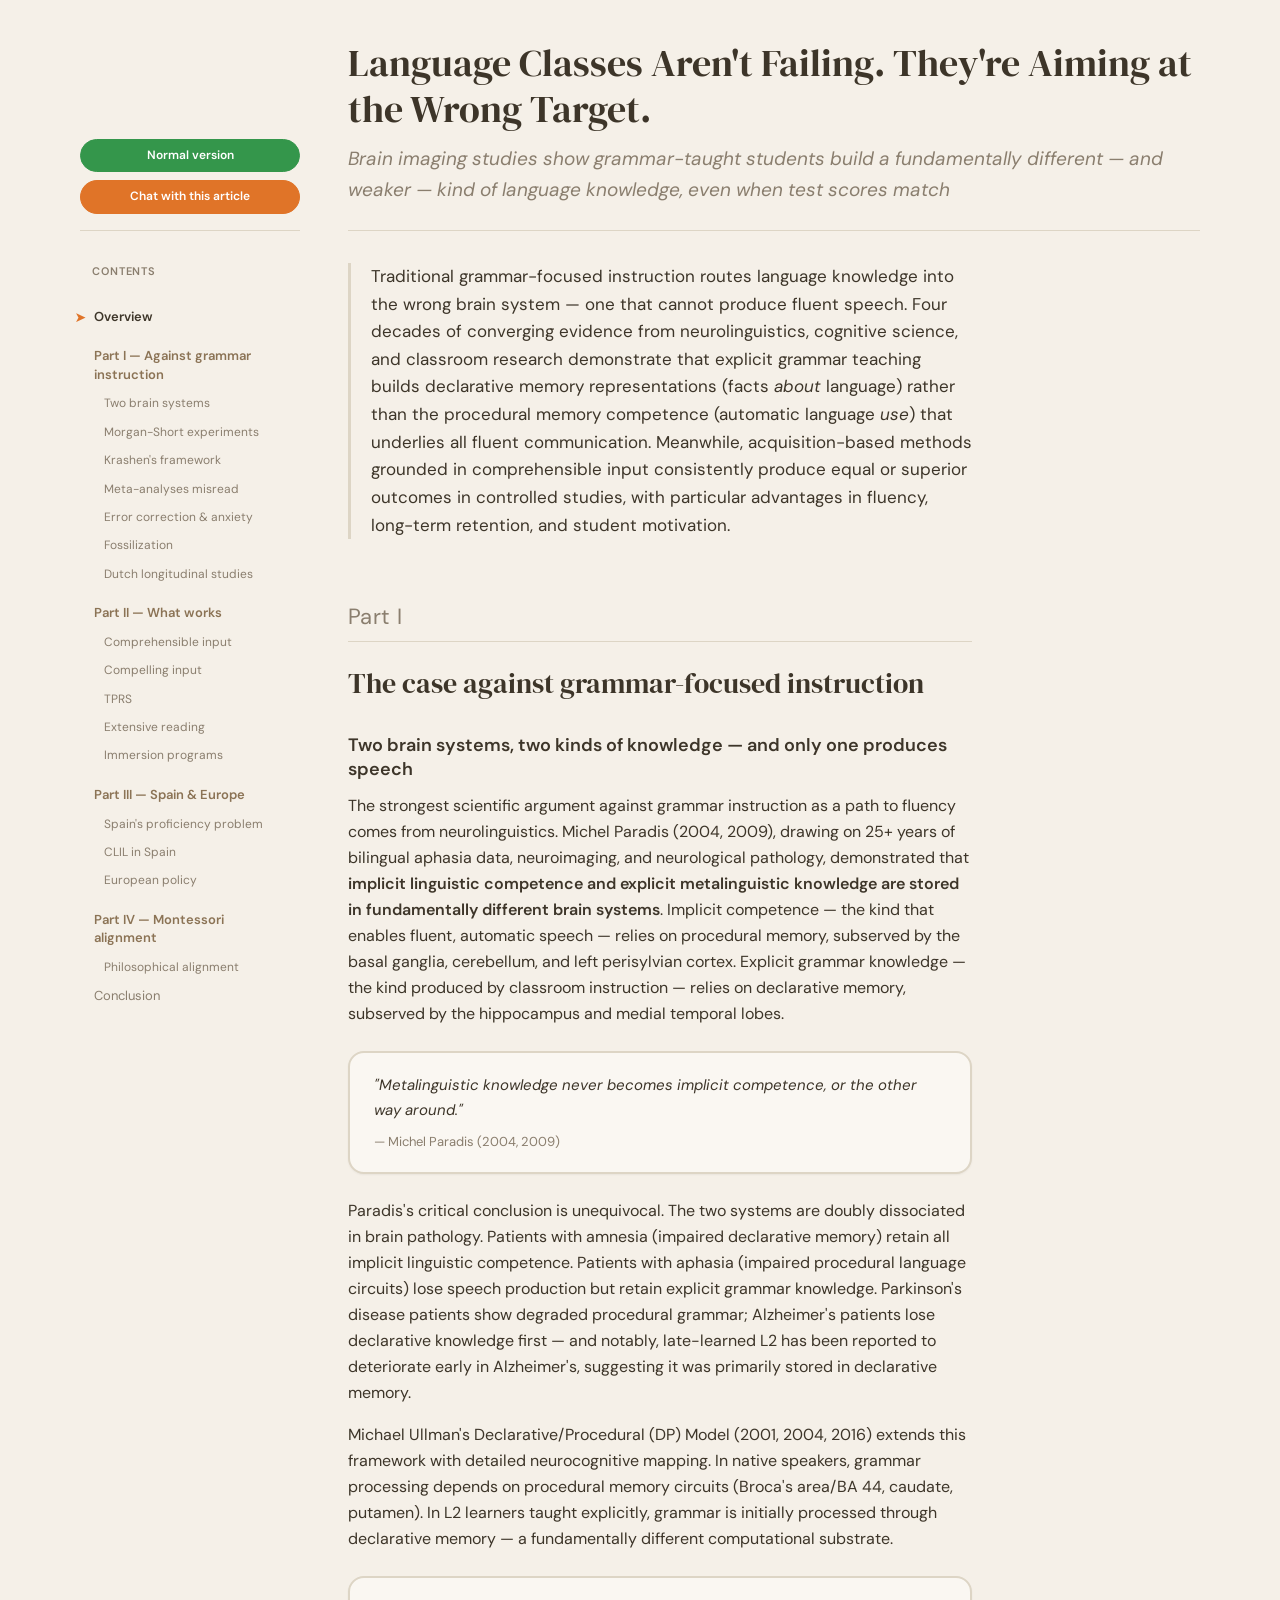
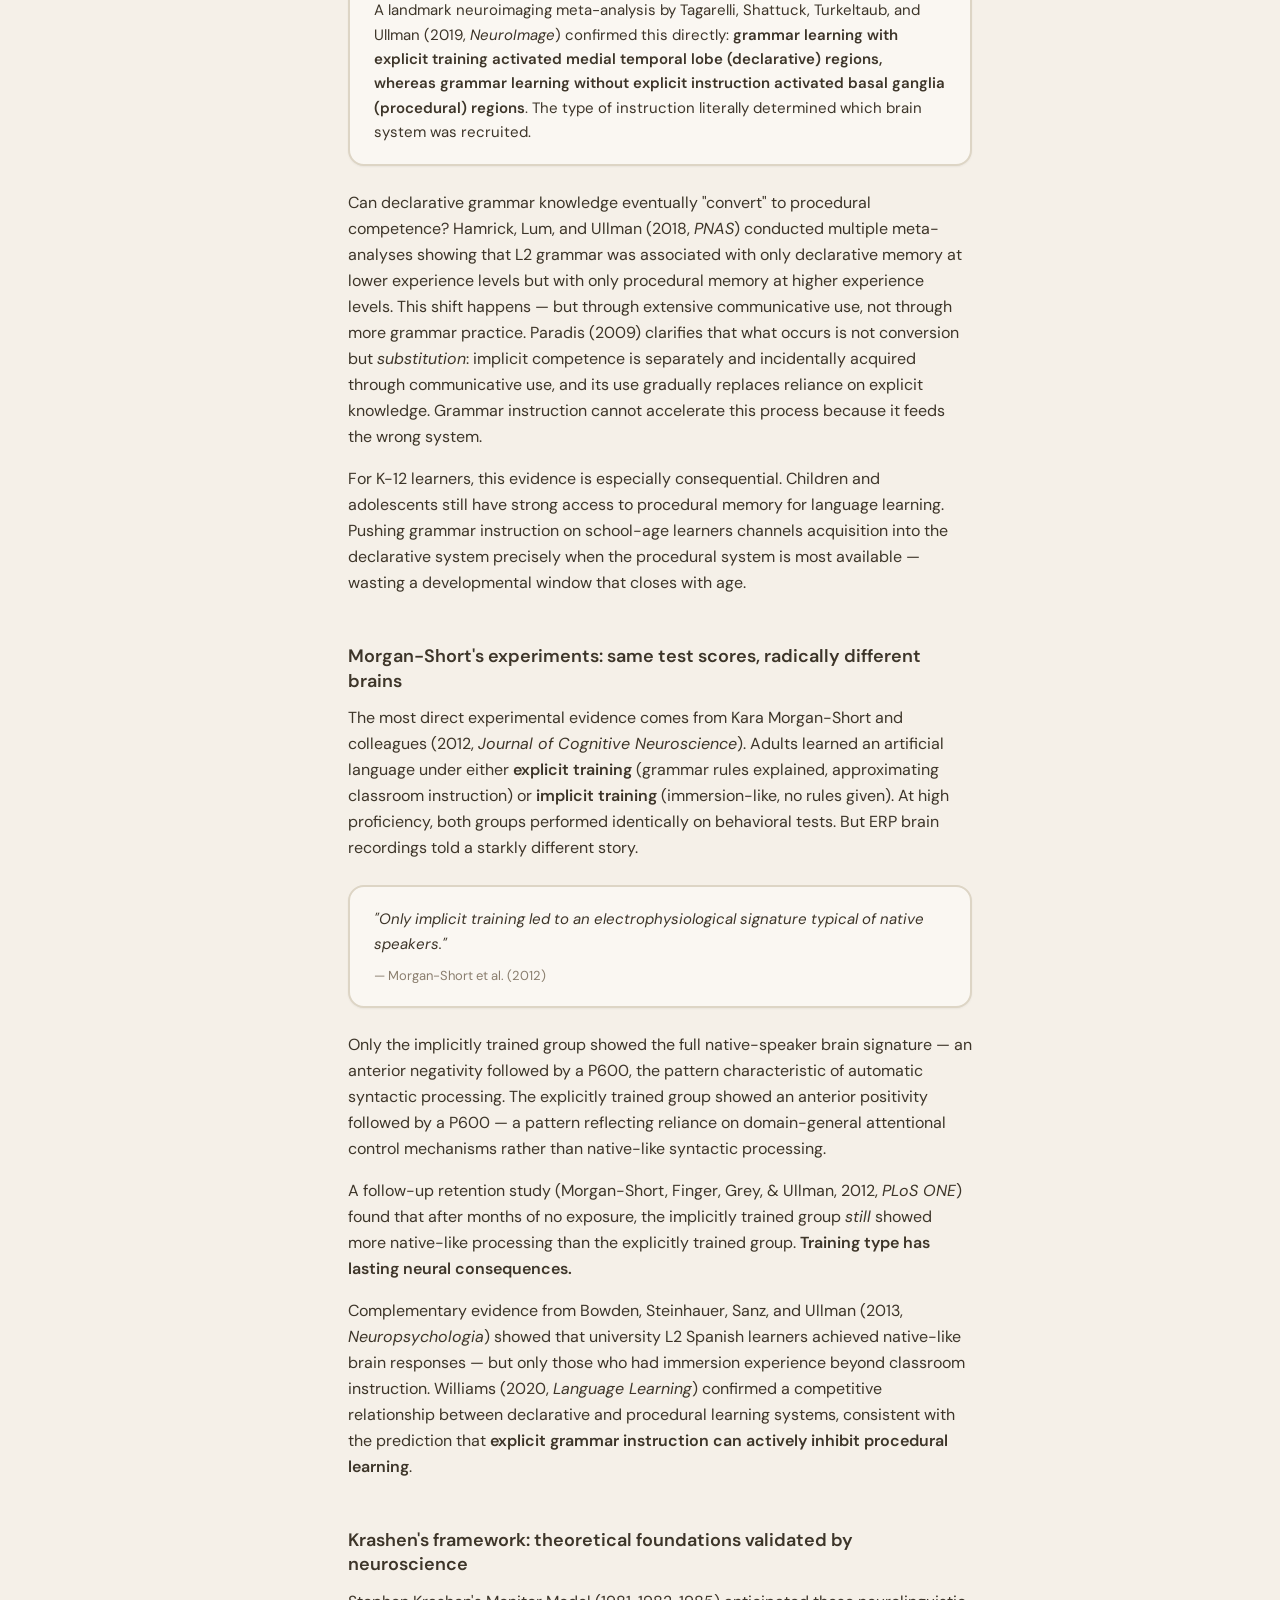
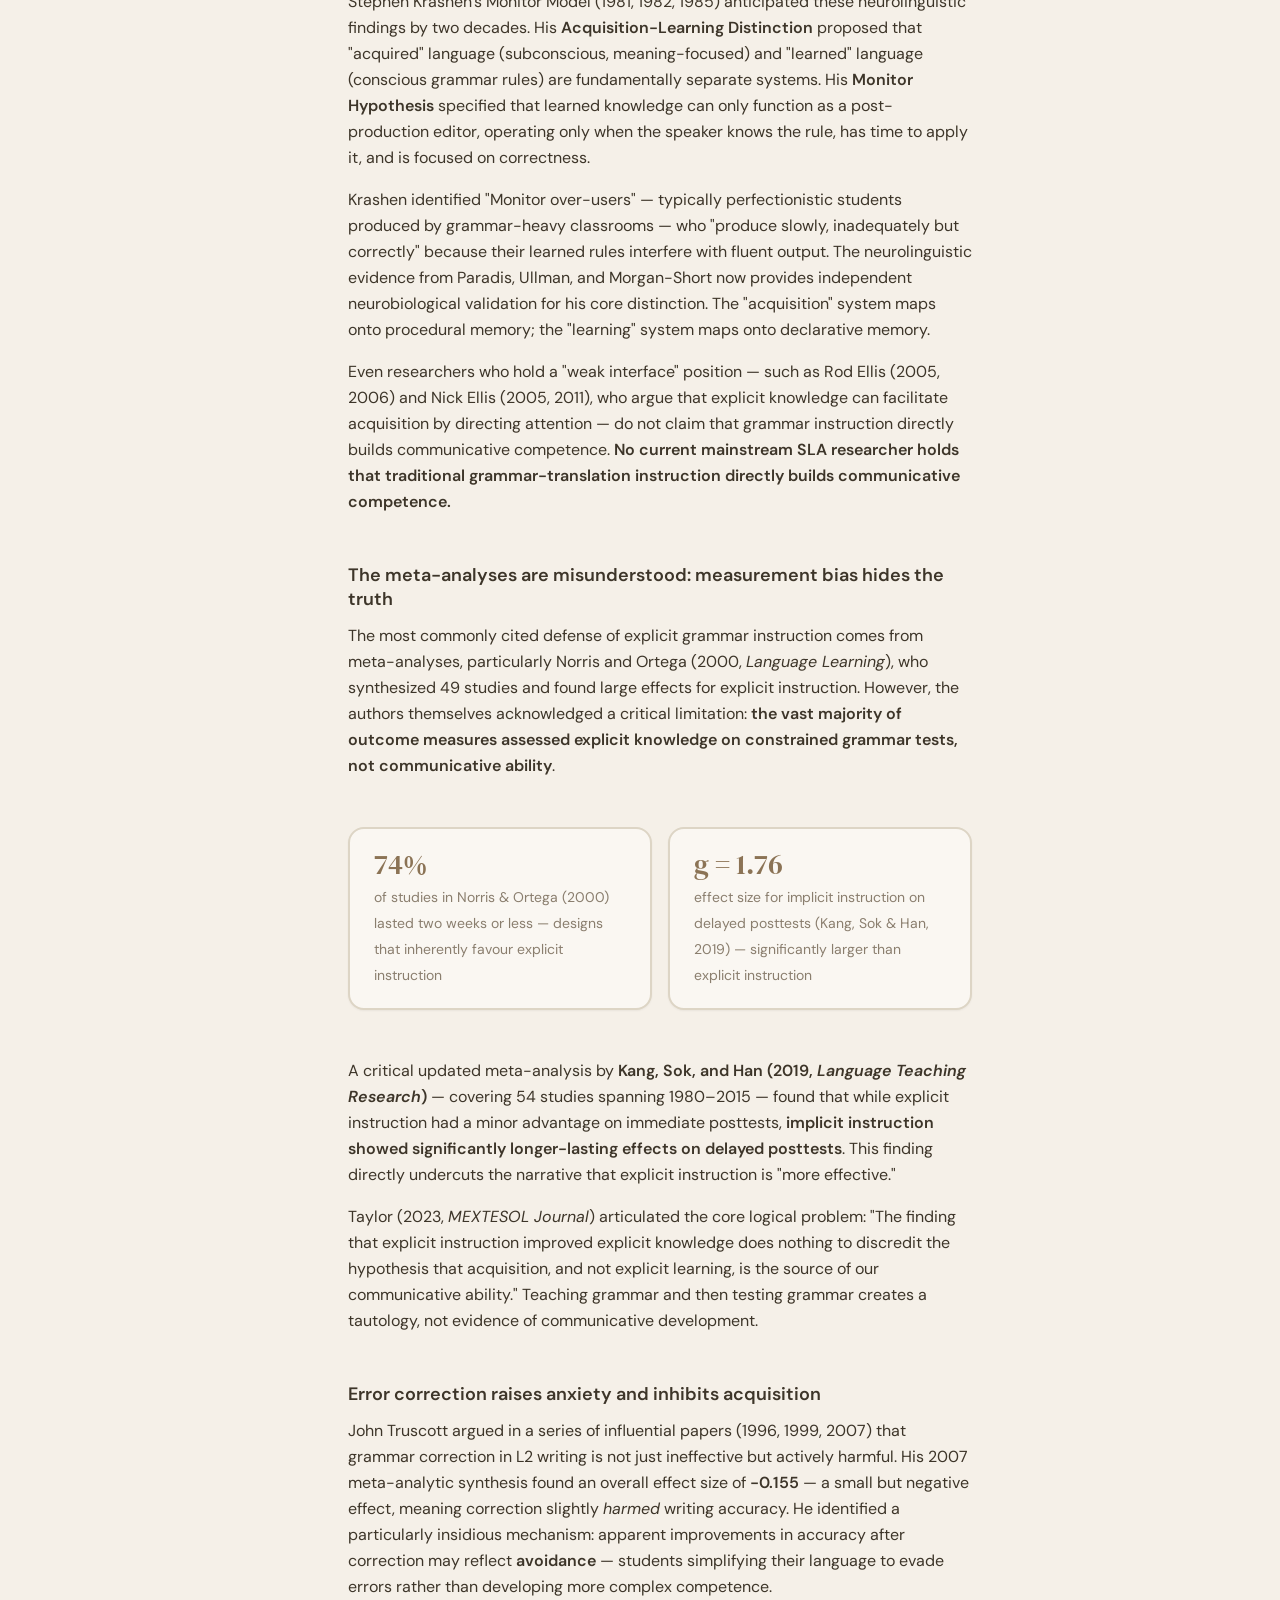
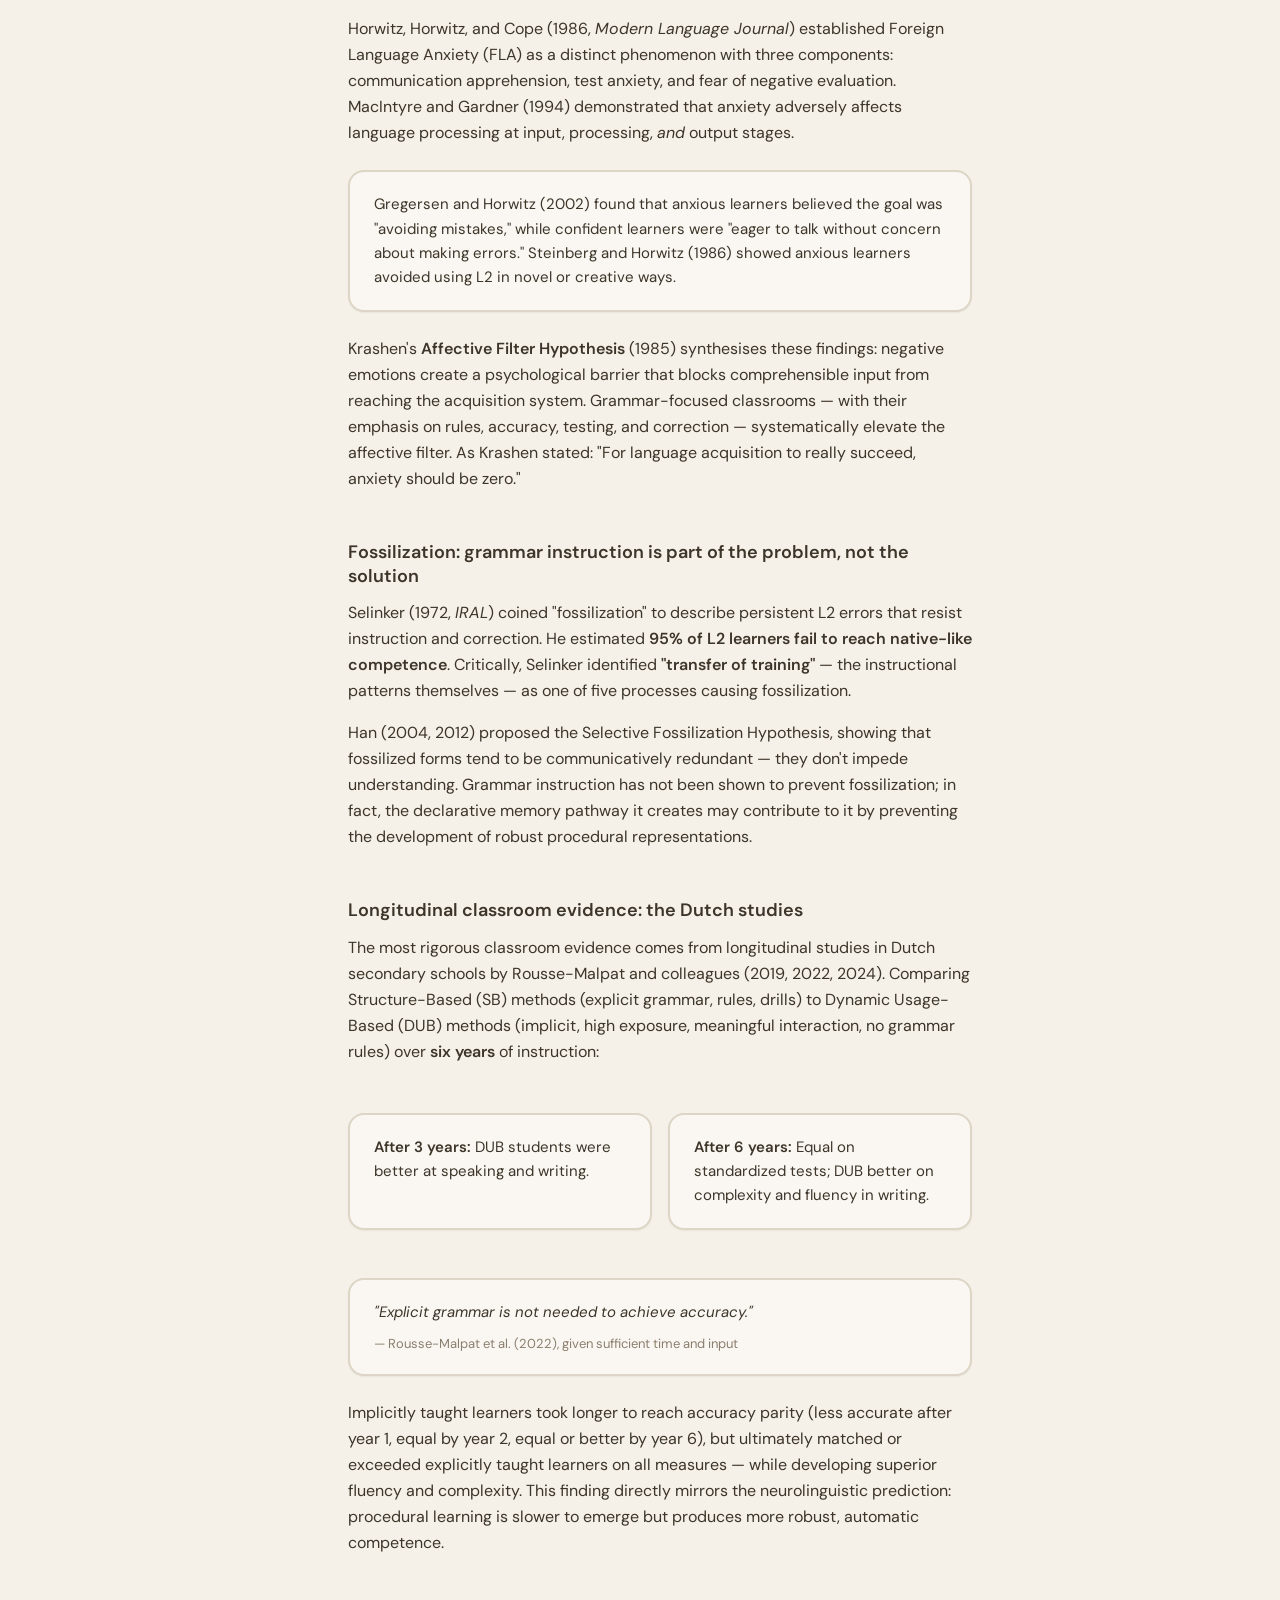
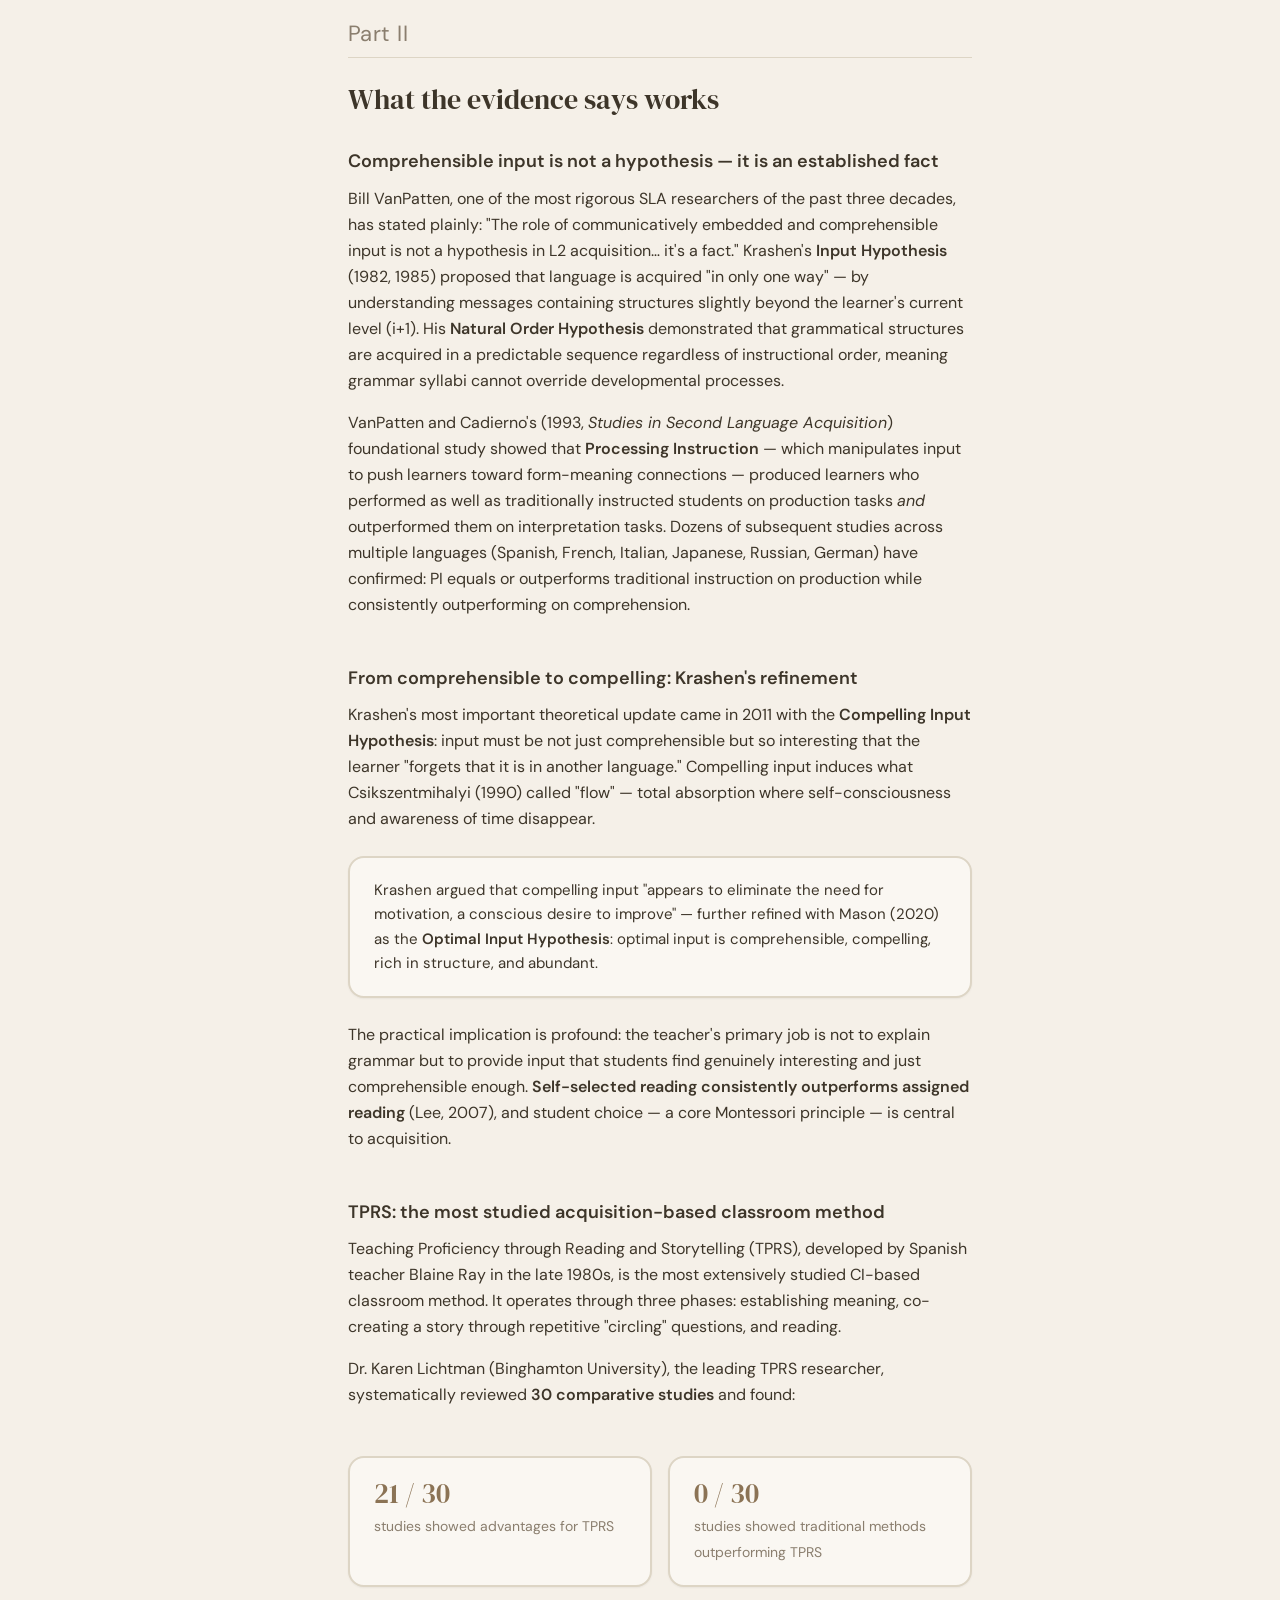
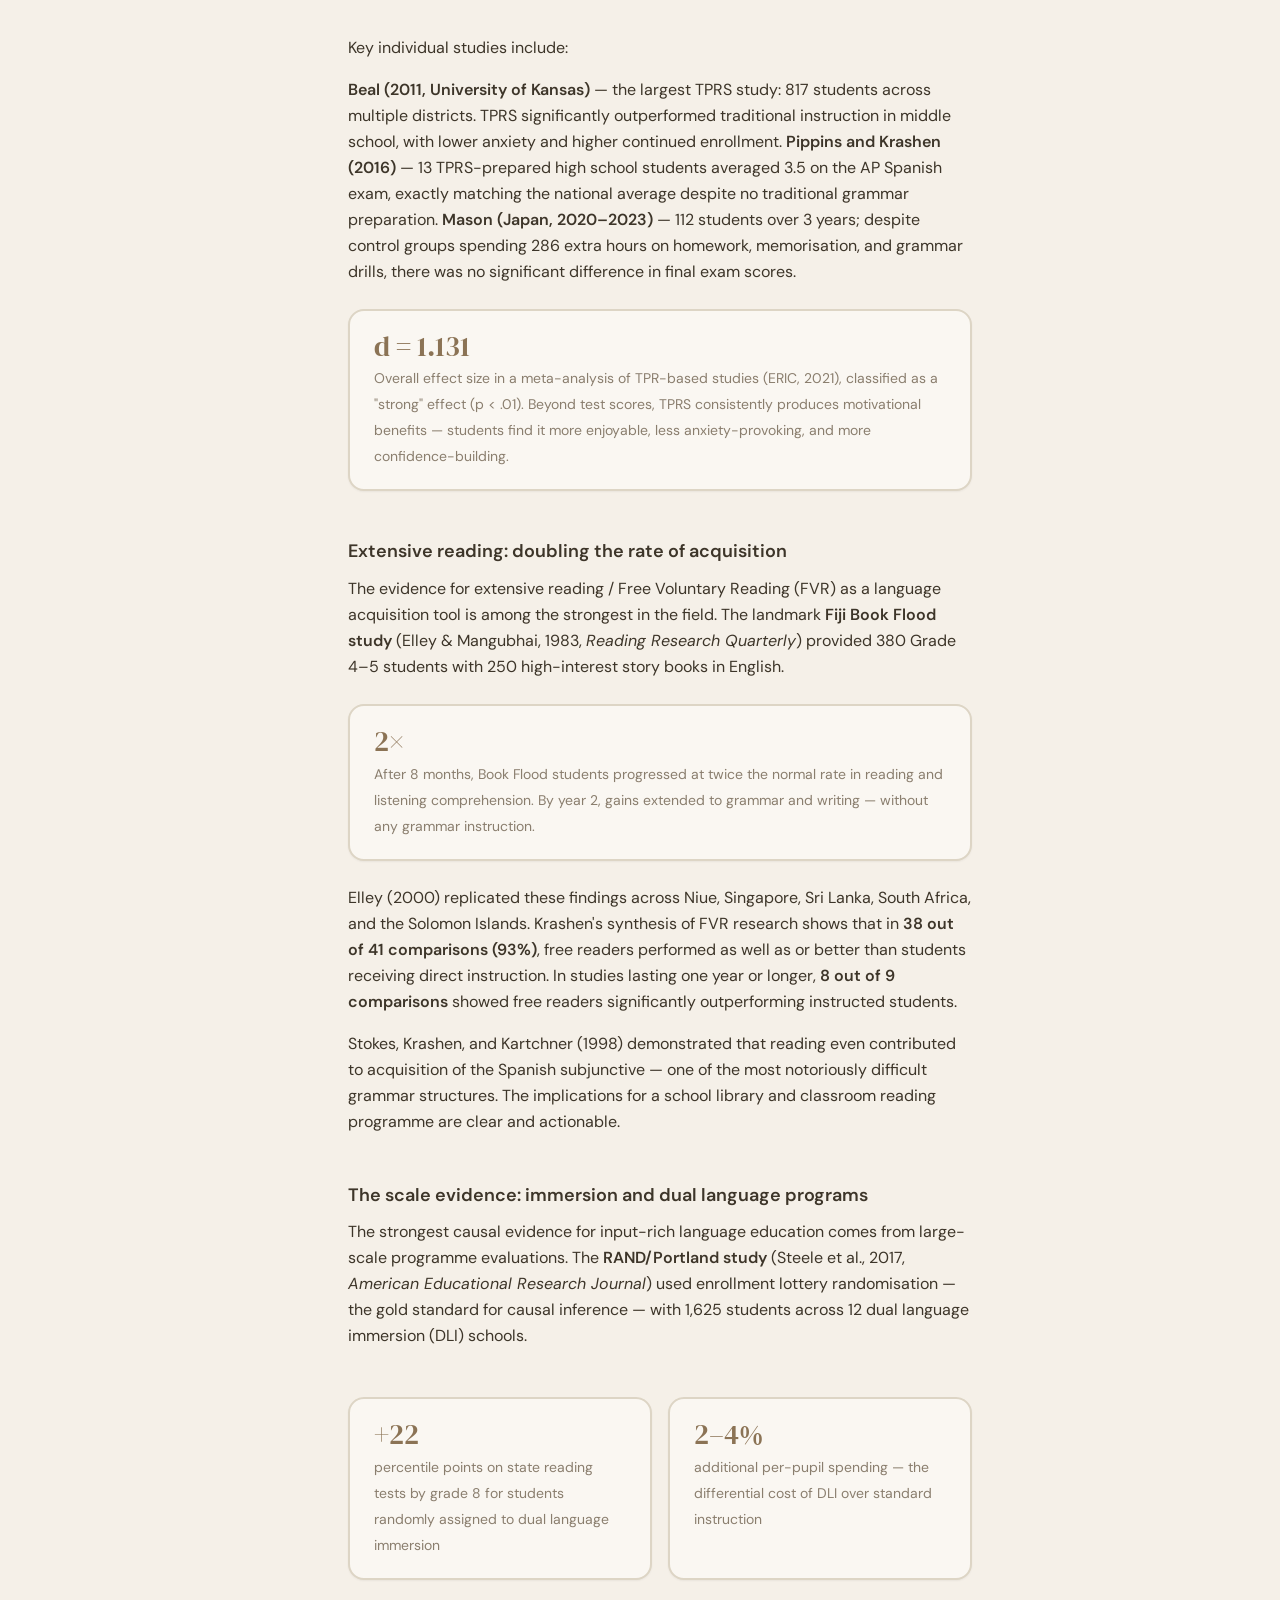
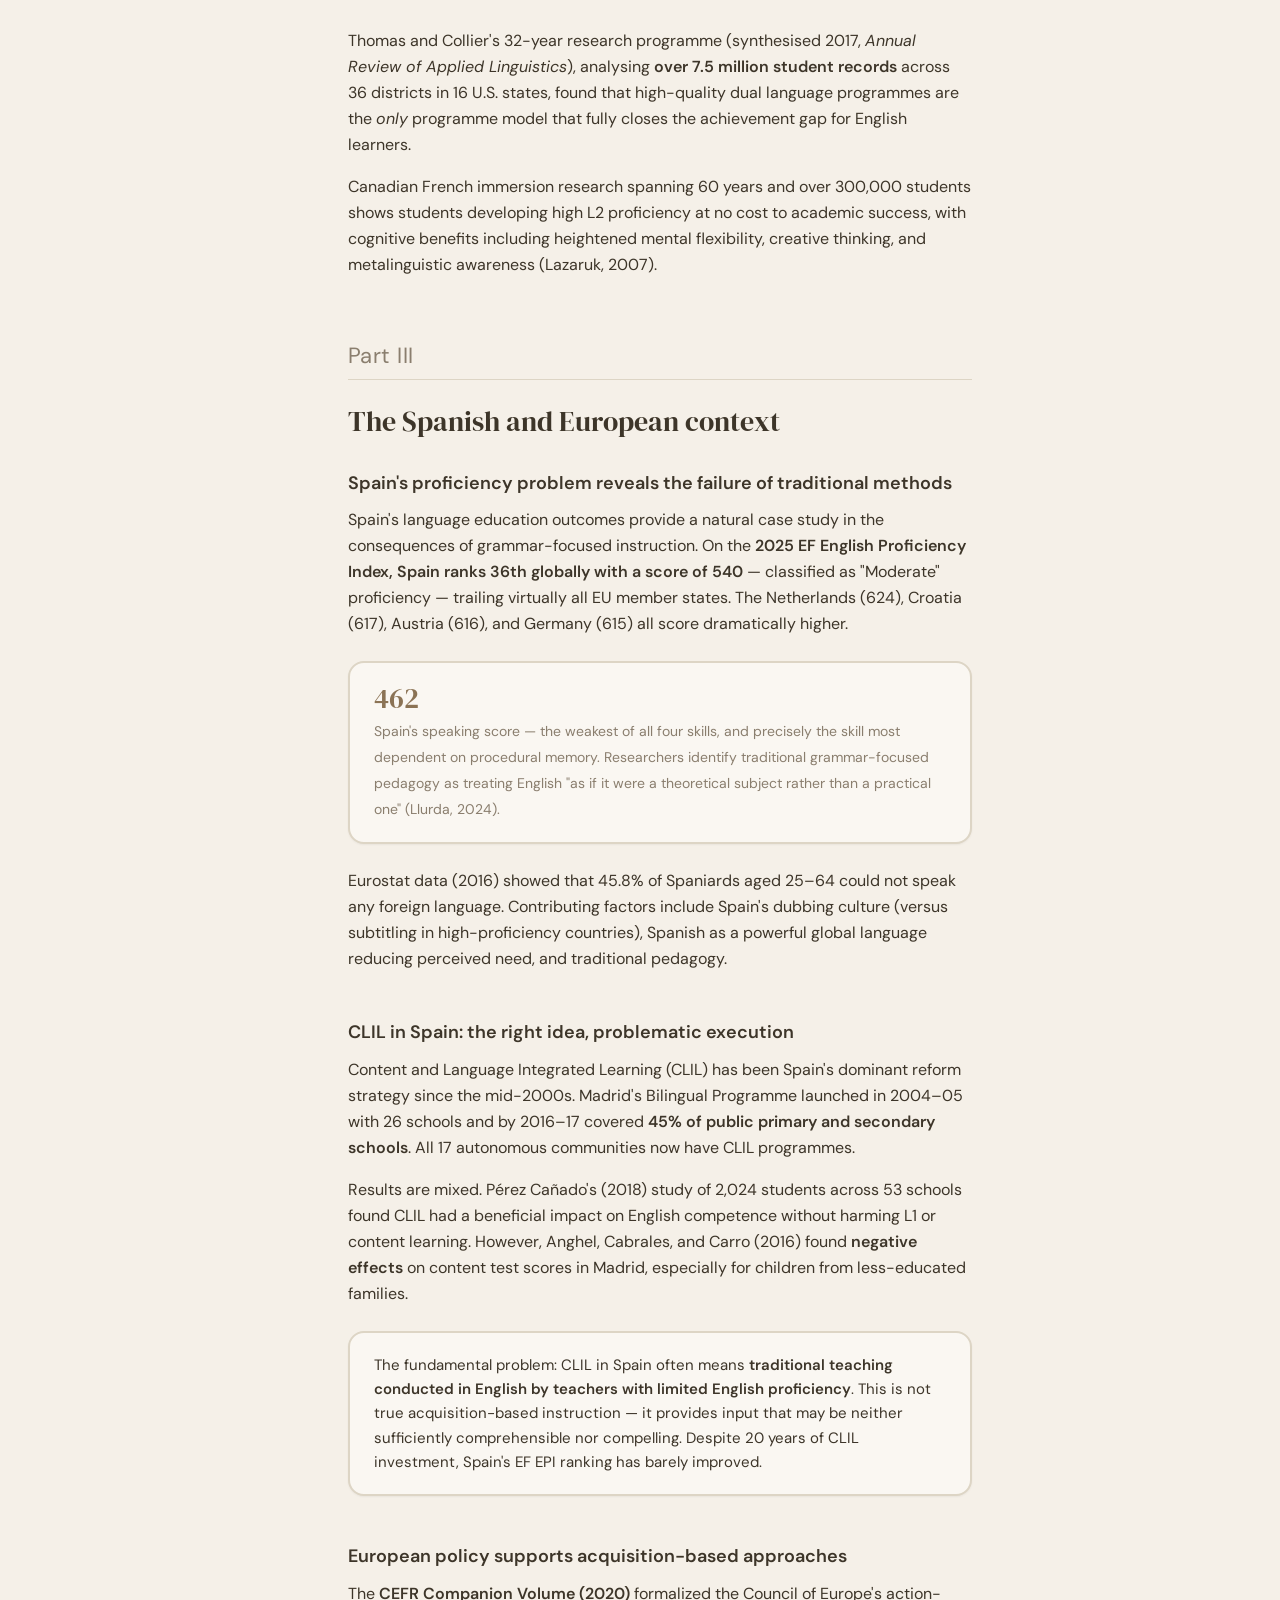
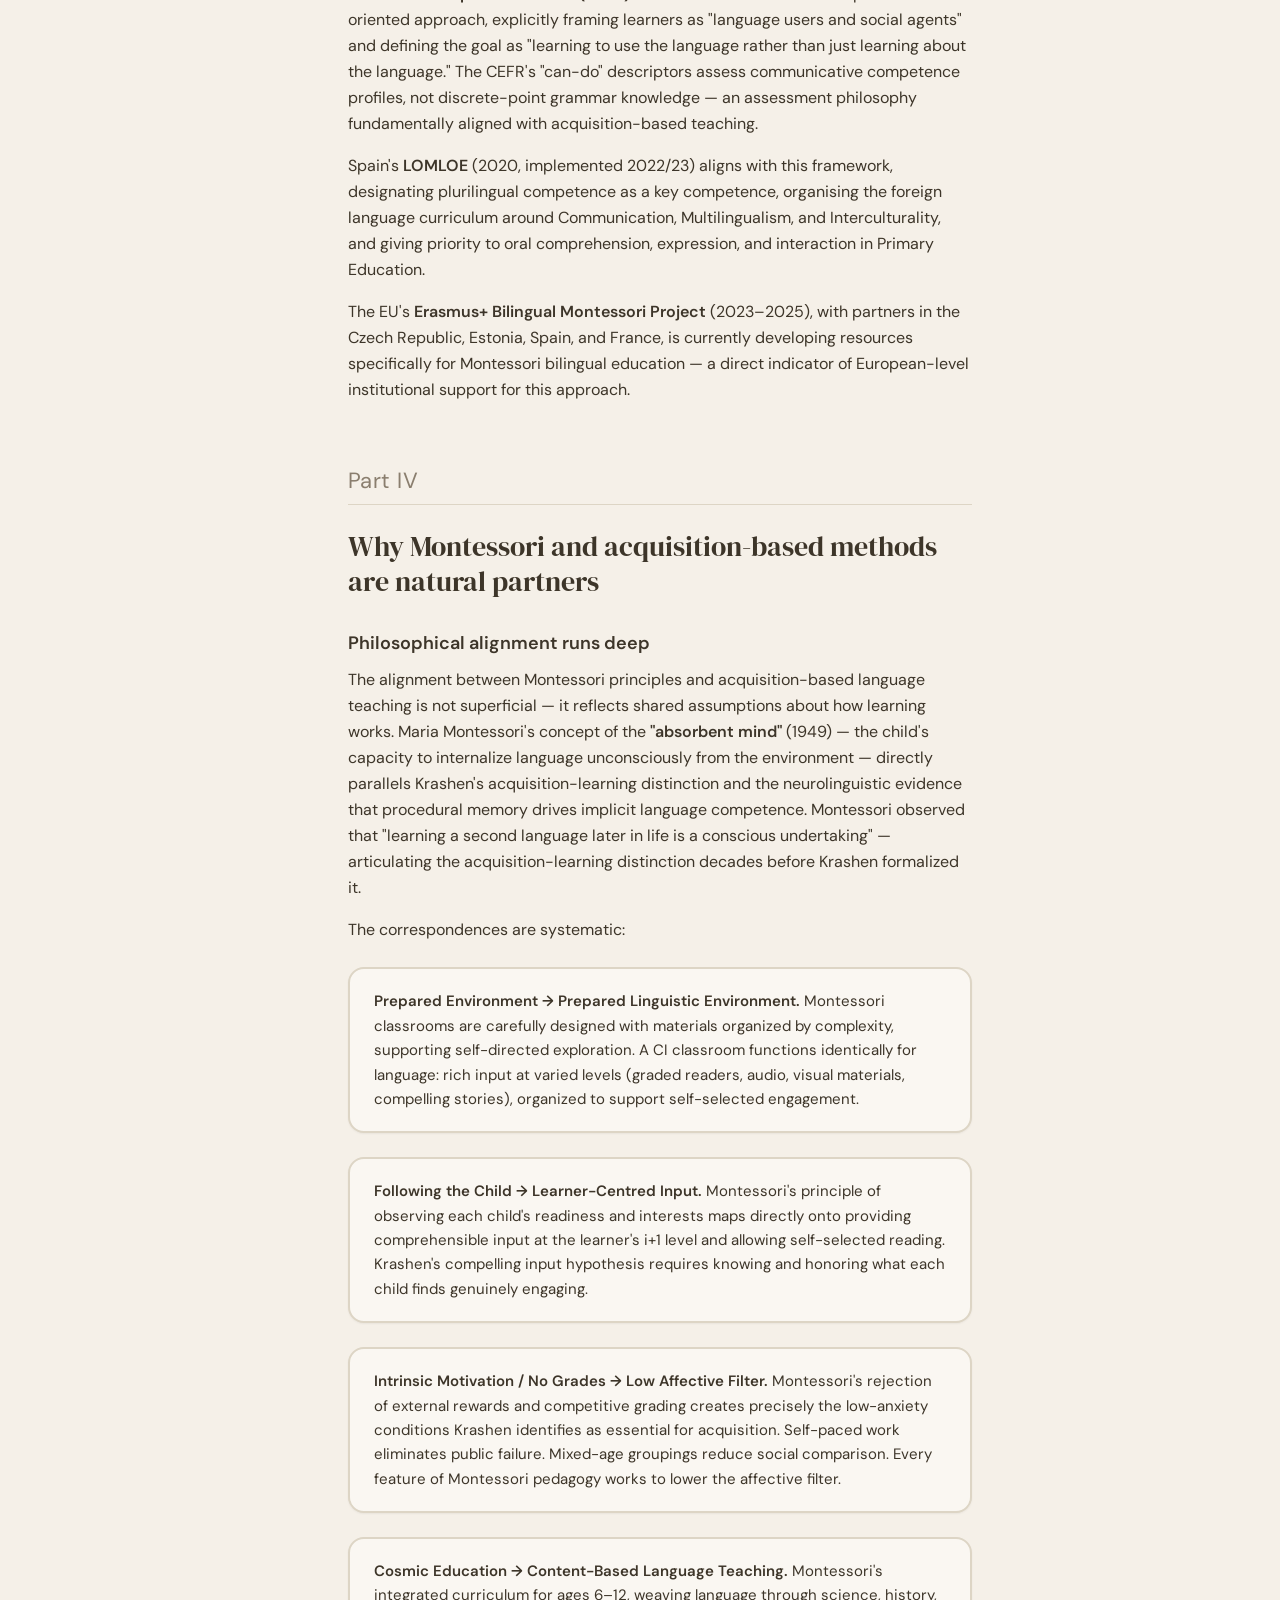
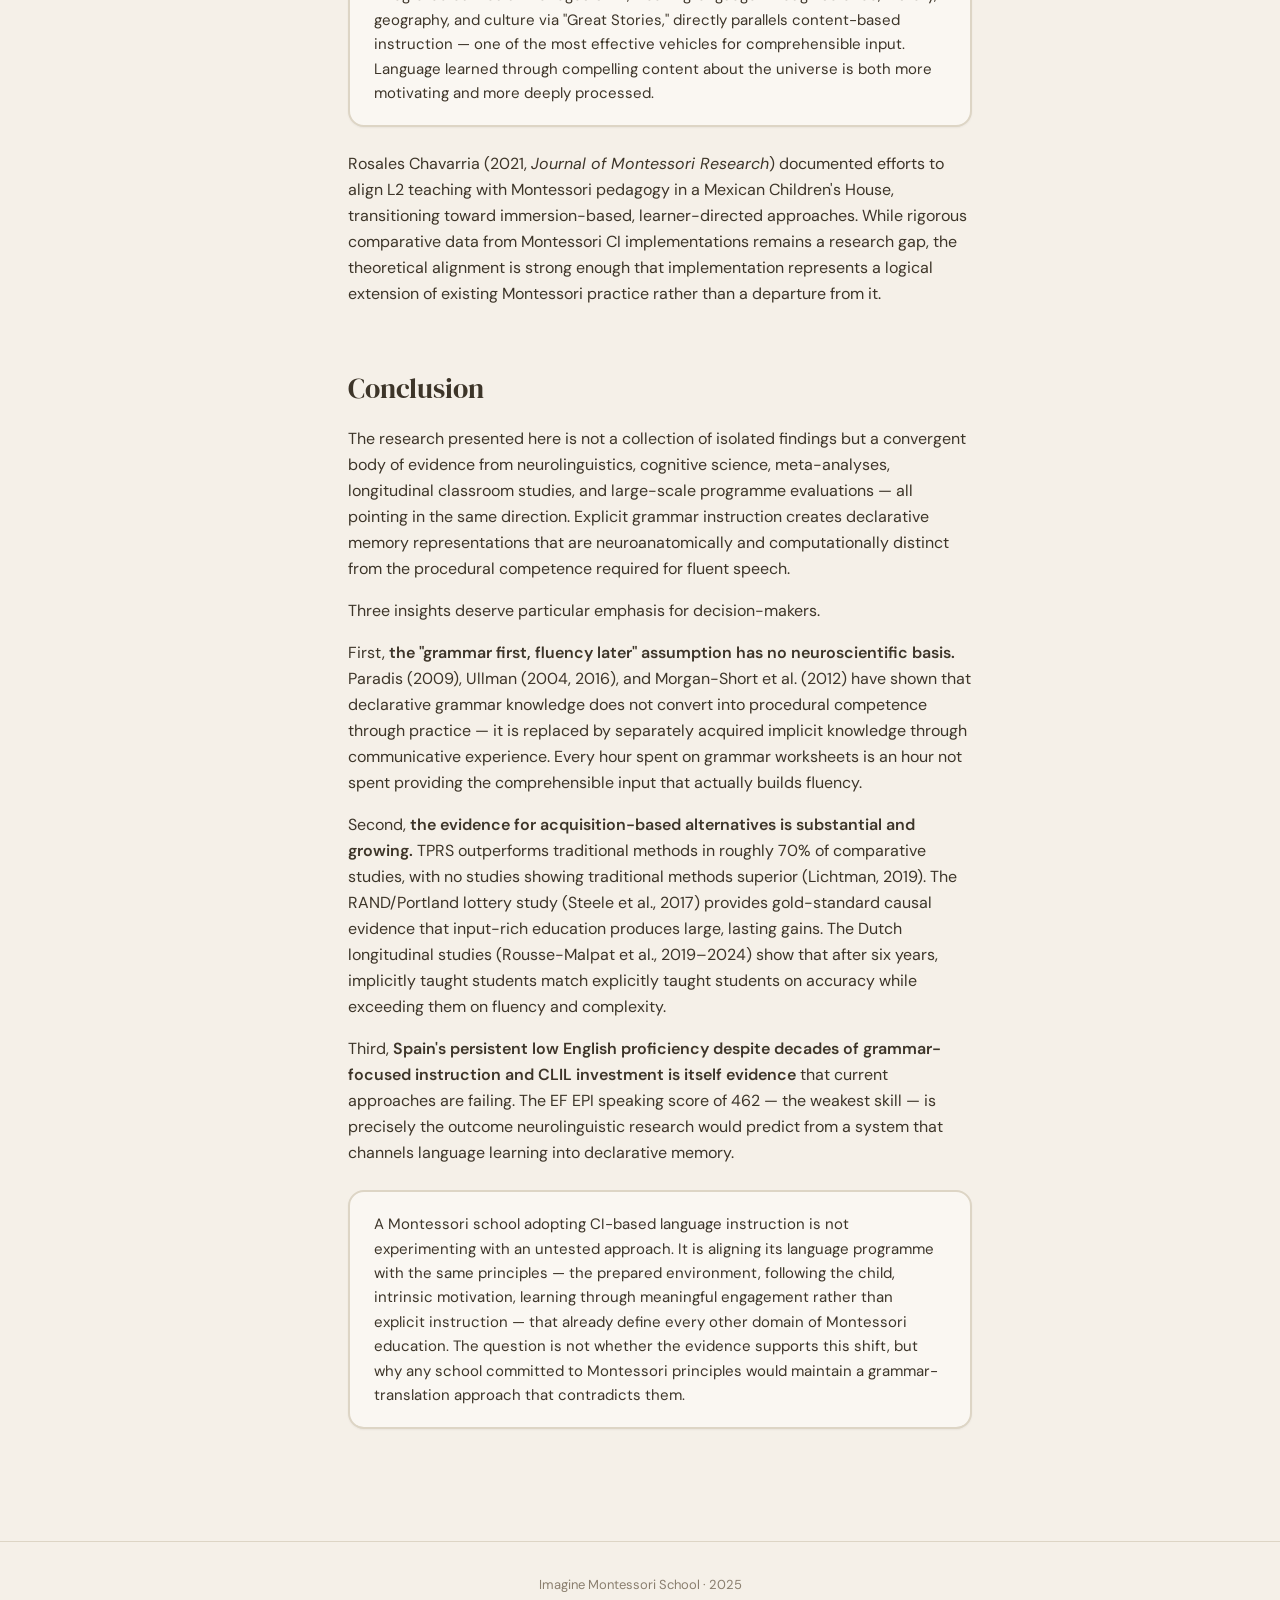
<file: scientific.html>
<!DOCTYPE html>
<html lang="en">
<head>
  <meta charset="UTF-8">
  <meta name="viewport" content="width=device-width, initial-scale=1.0">
  <meta name="theme-color" content="#f5f0e8">
  <title>Language Classes Aren't Failing. They're Aiming at the Wrong Target. — Imagine Montessori School</title>
  <meta name="description" content="Brain imaging studies show grammar-taught students build a fundamentally different kind of language knowledge. What neuroscience reveals about how to teach languages instead.">
  <link rel="preconnect" href="https://fonts.googleapis.com">
  <link rel="preconnect" href="https://fonts.gstatic.com" crossorigin>
  <link href="https://fonts.googleapis.com/css2?family=DM+Sans:wght@400;500;600&family=DM+Serif+Display&display=swap" rel="stylesheet">
  <link rel="stylesheet" href="style.css">
</head>
<body>

<div class="page-body">

  <!-- cell 1: buttons, anchored down -->
  <div class="left-top">
    <a href="english.html" class="version-btn">Normal version</a>
    <a href="https://notebooklm.google.com/notebook/dc840c37-bfcf-4f83-8d60-6bcddbcb2706" class="version-btn chat-btn" target="_blank">Chat with this article</a>
  </div>

  <!-- cell 2: title + subtitle -->
  <div class="article-heading">
    <h1>Language Classes Aren't Failing. They're Aiming at the Wrong Target.</h1>
    <p class="subtitle">Brain imaging studies show grammar-taught students build a fundamentally different — and weaker — kind of language knowledge, even when test scores match</p>
  </div>

  <!-- cell 3: sticky TOC -->
  <nav class="toc" aria-label="Table of contents">
    <p class="toc-title">Contents</p>
    <ul>
      <li class="toc-part"><a href="#overview">Overview</a></li>

      <li class="toc-part"><a href="#part-1">Part I — Against grammar instruction</a></li>
      <li class="toc-sub"><a href="#brain-systems">Two brain systems</a></li>
      <li class="toc-sub"><a href="#morgan-short">Morgan-Short experiments</a></li>
      <li class="toc-sub"><a href="#krashen">Krashen's framework</a></li>
      <li class="toc-sub"><a href="#meta-analyses">Meta-analyses misread</a></li>
      <li class="toc-sub"><a href="#anxiety">Error correction &amp; anxiety</a></li>
      <li class="toc-sub"><a href="#fossilization">Fossilization</a></li>
      <li class="toc-sub"><a href="#dutch-studies">Dutch longitudinal studies</a></li>

      <li class="toc-part"><a href="#part-2">Part II — What works</a></li>
      <li class="toc-sub"><a href="#comprehensible-input">Comprehensible input</a></li>
      <li class="toc-sub"><a href="#compelling-input">Compelling input</a></li>
      <li class="toc-sub"><a href="#tprs">TPRS</a></li>
      <li class="toc-sub"><a href="#extensive-reading">Extensive reading</a></li>
      <li class="toc-sub"><a href="#immersion">Immersion programs</a></li>

      <li class="toc-part"><a href="#part-3">Part III — Spain &amp; Europe</a></li>
      <li class="toc-sub"><a href="#spain">Spain's proficiency problem</a></li>
      <li class="toc-sub"><a href="#clil">CLIL in Spain</a></li>
      <li class="toc-sub"><a href="#eu-policy">European policy</a></li>

      <li class="toc-part"><a href="#part-4">Part IV — Montessori alignment</a></li>
      <li class="toc-sub"><a href="#montessori-alignment">Philosophical alignment</a></li>

      <li><a href="#conclusion">Conclusion</a></li>
    </ul>
  </nav>

  <!-- cell 4: article -->
  <article>

    <!-- Overview -->
    <section id="overview">
      <p class="lead">Traditional grammar-focused instruction routes language knowledge into the wrong brain system — one that cannot produce fluent speech. Four decades of converging evidence from neurolinguistics, cognitive science, and classroom research demonstrate that explicit grammar teaching builds declarative memory representations (facts <em>about</em> language) rather than the procedural memory competence (automatic language <em>use</em>) that underlies all fluent communication. Meanwhile, acquisition-based methods grounded in comprehensible input consistently produce equal or superior outcomes in controlled studies, with particular advantages in fluency, long-term retention, and student motivation.</p>
    </section>

    <!-- Part I -->
    <section id="part-1">
      <h2 class="part-heading">Part I</h2>
      <h2>The case against grammar-focused instruction</h2>

      <section id="brain-systems">
        <h3>Two brain systems, two kinds of knowledge — and only one produces speech</h3>
        <p>The strongest scientific argument against grammar instruction as a path to fluency comes from neurolinguistics. Michel Paradis (2004, 2009), drawing on 25+ years of bilingual aphasia data, neuroimaging, and neurological pathology, demonstrated that <strong>implicit linguistic competence and explicit metalinguistic knowledge are stored in fundamentally different brain systems</strong>. Implicit competence — the kind that enables fluent, automatic speech — relies on procedural memory, subserved by the basal ganglia, cerebellum, and left perisylvian cortex. Explicit grammar knowledge — the kind produced by classroom instruction — relies on declarative memory, subserved by the hippocampus and medial temporal lobes.</p>

        <div class="pull-quote">
          <blockquote>"Metalinguistic knowledge never becomes implicit competence, or the other way around."<cite>— Michel Paradis (2004, 2009)</cite></blockquote>
        </div>

        <p>Paradis's critical conclusion is unequivocal. The two systems are doubly dissociated in brain pathology. Patients with amnesia (impaired declarative memory) retain all implicit linguistic competence. Patients with aphasia (impaired procedural language circuits) lose speech production but retain explicit grammar knowledge. Parkinson's disease patients show degraded procedural grammar; Alzheimer's patients lose declarative knowledge first — and notably, late-learned L2 has been reported to deteriorate early in Alzheimer's, suggesting it was primarily stored in declarative memory.</p>

        <p>Michael Ullman's Declarative/Procedural (DP) Model (2001, 2004, 2016) extends this framework with detailed neurocognitive mapping. In native speakers, grammar processing depends on procedural memory circuits (Broca's area/BA 44, caudate, putamen). In L2 learners taught explicitly, grammar is initially processed through declarative memory — a fundamentally different computational substrate.</p>

        <div class="pull-quote">
          <p>A landmark neuroimaging meta-analysis by Tagarelli, Shattuck, Turkeltaub, and Ullman (2019, <em>NeuroImage</em>) confirmed this directly: <strong>grammar learning with explicit training activated medial temporal lobe (declarative) regions, whereas grammar learning without explicit instruction activated basal ganglia (procedural) regions</strong>. The type of instruction literally determined which brain system was recruited.</p>
        </div>

        <p>Can declarative grammar knowledge eventually "convert" to procedural competence? Hamrick, Lum, and Ullman (2018, <em>PNAS</em>) conducted multiple meta-analyses showing that L2 grammar was associated with only declarative memory at lower experience levels but with only procedural memory at higher experience levels. This shift happens — but through extensive communicative use, not through more grammar practice. Paradis (2009) clarifies that what occurs is not conversion but <em>substitution</em>: implicit competence is separately and incidentally acquired through communicative use, and its use gradually replaces reliance on explicit knowledge. Grammar instruction cannot accelerate this process because it feeds the wrong system.</p>

        <p>For K-12 learners, this evidence is especially consequential. Children and adolescents still have strong access to procedural memory for language learning. Pushing grammar instruction on school-age learners channels acquisition into the declarative system precisely when the procedural system is most available — wasting a developmental window that closes with age.</p>
      </section>

      <section id="morgan-short">
        <h3>Morgan-Short's experiments: same test scores, radically different brains</h3>
        <p>The most direct experimental evidence comes from Kara Morgan-Short and colleagues (2012, <em>Journal of Cognitive Neuroscience</em>). Adults learned an artificial language under either <strong>explicit training</strong> (grammar rules explained, approximating classroom instruction) or <strong>implicit training</strong> (immersion-like, no rules given). At high proficiency, both groups performed identically on behavioral tests. But ERP brain recordings told a starkly different story.</p>

        <div class="pull-quote">
          <blockquote>"Only implicit training led to an electrophysiological signature typical of native speakers."<cite>— Morgan-Short et al. (2012)</cite></blockquote>
        </div>

        <p>Only the implicitly trained group showed the full native-speaker brain signature — an anterior negativity followed by a P600, the pattern characteristic of automatic syntactic processing. The explicitly trained group showed an anterior positivity followed by a P600 — a pattern reflecting reliance on domain-general attentional control mechanisms rather than native-like syntactic processing.</p>

        <p>A follow-up retention study (Morgan-Short, Finger, Grey, &amp; Ullman, 2012, <em>PLoS ONE</em>) found that after months of no exposure, the implicitly trained group <em>still</em> showed more native-like processing than the explicitly trained group. <strong>Training type has lasting neural consequences.</strong></p>

        <p>Complementary evidence from Bowden, Steinhauer, Sanz, and Ullman (2013, <em>Neuropsychologia</em>) showed that university L2 Spanish learners achieved native-like brain responses — but only those who had immersion experience beyond classroom instruction. Williams (2020, <em>Language Learning</em>) confirmed a competitive relationship between declarative and procedural learning systems, consistent with the prediction that <strong>explicit grammar instruction can actively inhibit procedural learning</strong>.</p>
      </section>

      <section id="krashen">
        <h3>Krashen's framework: theoretical foundations validated by neuroscience</h3>
        <p>Stephen Krashen's Monitor Model (1981, 1982, 1985) anticipated these neurolinguistic findings by two decades. His <strong>Acquisition-Learning Distinction</strong> proposed that "acquired" language (subconscious, meaning-focused) and "learned" language (conscious grammar rules) are fundamentally separate systems. His <strong>Monitor Hypothesis</strong> specified that learned knowledge can only function as a post-production editor, operating only when the speaker knows the rule, has time to apply it, and is focused on correctness.</p>

        <p>Krashen identified "Monitor over-users" — typically perfectionistic students produced by grammar-heavy classrooms — who "produce slowly, inadequately but correctly" because their learned rules interfere with fluent output. The neurolinguistic evidence from Paradis, Ullman, and Morgan-Short now provides independent neurobiological validation for his core distinction. The "acquisition" system maps onto procedural memory; the "learning" system maps onto declarative memory.</p>

        <p>Even researchers who hold a "weak interface" position — such as Rod Ellis (2005, 2006) and Nick Ellis (2005, 2011), who argue that explicit knowledge can facilitate acquisition by directing attention — do not claim that grammar instruction directly builds communicative competence. <strong>No current mainstream SLA researcher holds that traditional grammar-translation instruction directly builds communicative competence.</strong></p>
      </section>

      <section id="meta-analyses">
        <h3>The meta-analyses are misunderstood: measurement bias hides the truth</h3>
        <p>The most commonly cited defense of explicit grammar instruction comes from meta-analyses, particularly Norris and Ortega (2000, <em>Language Learning</em>), who synthesized 49 studies and found large effects for explicit instruction. However, the authors themselves acknowledged a critical limitation: <strong>the vast majority of outcome measures assessed explicit knowledge on constrained grammar tests, not communicative ability</strong>.</p>

        <div class="pull-quote-grid">
          <div class="pull-quote">
            <span class="stat">74%</span>
            <span class="stat-label">of studies in Norris &amp; Ortega (2000) lasted two weeks or less — designs that inherently favour explicit instruction</span>
          </div>
          <div class="pull-quote">
            <span class="stat">g = 1.76</span>
            <span class="stat-label">effect size for implicit instruction on delayed posttests (Kang, Sok &amp; Han, 2019) — significantly larger than explicit instruction</span>
          </div>
        </div>

        <p>A critical updated meta-analysis by <strong>Kang, Sok, and Han (2019, <em>Language Teaching Research</em>)</strong> — covering 54 studies spanning 1980–2015 — found that while explicit instruction had a minor advantage on immediate posttests, <strong>implicit instruction showed significantly longer-lasting effects on delayed posttests</strong>. This finding directly undercuts the narrative that explicit instruction is "more effective."</p>

        <p>Taylor (2023, <em>MEXTESOL Journal</em>) articulated the core logical problem: "The finding that explicit instruction improved explicit knowledge does nothing to discredit the hypothesis that acquisition, and not explicit learning, is the source of our communicative ability." Teaching grammar and then testing grammar creates a tautology, not evidence of communicative development.</p>
      </section>

      <section id="anxiety">
        <h3>Error correction raises anxiety and inhibits acquisition</h3>
        <p>John Truscott argued in a series of influential papers (1996, 1999, 2007) that grammar correction in L2 writing is not just ineffective but actively harmful. His 2007 meta-analytic synthesis found an overall effect size of <strong>−0.155</strong> — a small but negative effect, meaning correction slightly <em>harmed</em> writing accuracy. He identified a particularly insidious mechanism: apparent improvements in accuracy after correction may reflect <strong>avoidance</strong> — students simplifying their language to evade errors rather than developing more complex competence.</p>

        <p>Horwitz, Horwitz, and Cope (1986, <em>Modern Language Journal</em>) established Foreign Language Anxiety (FLA) as a distinct phenomenon with three components: communication apprehension, test anxiety, and fear of negative evaluation. MacIntyre and Gardner (1994) demonstrated that anxiety adversely affects language processing at input, processing, <em>and</em> output stages.</p>

        <div class="pull-quote">
          <p>Gregersen and Horwitz (2002) found that anxious learners believed the goal was "avoiding mistakes," while confident learners were "eager to talk without concern about making errors." Steinberg and Horwitz (1986) showed anxious learners avoided using L2 in novel or creative ways.</p>
        </div>

        <p>Krashen's <strong>Affective Filter Hypothesis</strong> (1985) synthesises these findings: negative emotions create a psychological barrier that blocks comprehensible input from reaching the acquisition system. Grammar-focused classrooms — with their emphasis on rules, accuracy, testing, and correction — systematically elevate the affective filter. As Krashen stated: "For language acquisition to really succeed, anxiety should be zero."</p>
      </section>

      <section id="fossilization">
        <h3>Fossilization: grammar instruction is part of the problem, not the solution</h3>
        <p>Selinker (1972, <em>IRAL</em>) coined "fossilization" to describe persistent L2 errors that resist instruction and correction. He estimated <strong>95% of L2 learners fail to reach native-like competence</strong>. Critically, Selinker identified <strong>"transfer of training"</strong> — the instructional patterns themselves — as one of five processes causing fossilization.</p>

        <p>Han (2004, 2012) proposed the Selective Fossilization Hypothesis, showing that fossilized forms tend to be communicatively redundant — they don't impede understanding. Grammar instruction has not been shown to prevent fossilization; in fact, the declarative memory pathway it creates may contribute to it by preventing the development of robust procedural representations.</p>
      </section>

      <section id="dutch-studies">
        <h3>Longitudinal classroom evidence: the Dutch studies</h3>
        <p>The most rigorous classroom evidence comes from longitudinal studies in Dutch secondary schools by Rousse-Malpat and colleagues (2019, 2022, 2024). Comparing Structure-Based (SB) methods (explicit grammar, rules, drills) to Dynamic Usage-Based (DUB) methods (implicit, high exposure, meaningful interaction, no grammar rules) over <strong>six years</strong> of instruction:</p>

        <div class="pull-quote-grid">
          <div class="pull-quote">
            <p><strong>After 3 years:</strong> DUB students were better at speaking and writing.</p>
          </div>
          <div class="pull-quote">
            <p><strong>After 6 years:</strong> Equal on standardized tests; DUB better on complexity and fluency in writing.</p>
          </div>
        </div>

        <div class="pull-quote">
          <blockquote>"Explicit grammar is not needed to achieve accuracy."<cite>— Rousse-Malpat et al. (2022), given sufficient time and input</cite></blockquote>
        </div>

        <p>Implicitly taught learners took longer to reach accuracy parity (less accurate after year 1, equal by year 2, equal or better by year 6), but ultimately matched or exceeded explicitly taught learners on all measures — while developing superior fluency and complexity. This finding directly mirrors the neurolinguistic prediction: procedural learning is slower to emerge but produces more robust, automatic competence.</p>
      </section>
    </section>

    <!-- Part II -->
    <section id="part-2">
      <h2 class="part-heading">Part II</h2>
      <h2>What the evidence says works</h2>

      <section id="comprehensible-input">
        <h3>Comprehensible input is not a hypothesis — it is an established fact</h3>
        <p>Bill VanPatten, one of the most rigorous SLA researchers of the past three decades, has stated plainly: "The role of communicatively embedded and comprehensible input is not a hypothesis in L2 acquisition… it's a fact." Krashen's <strong>Input Hypothesis</strong> (1982, 1985) proposed that language is acquired "in only one way" — by understanding messages containing structures slightly beyond the learner's current level (i+1). His <strong>Natural Order Hypothesis</strong> demonstrated that grammatical structures are acquired in a predictable sequence regardless of instructional order, meaning grammar syllabi cannot override developmental processes.</p>

        <p>VanPatten and Cadierno's (1993, <em>Studies in Second Language Acquisition</em>) foundational study showed that <strong>Processing Instruction</strong> — which manipulates input to push learners toward form-meaning connections — produced learners who performed as well as traditionally instructed students on production tasks <em>and</em> outperformed them on interpretation tasks. Dozens of subsequent studies across multiple languages (Spanish, French, Italian, Japanese, Russian, German) have confirmed: PI equals or outperforms traditional instruction on production while consistently outperforming on comprehension.</p>
      </section>

      <section id="compelling-input">
        <h3>From comprehensible to compelling: Krashen's refinement</h3>
        <p>Krashen's most important theoretical update came in 2011 with the <strong>Compelling Input Hypothesis</strong>: input must be not just comprehensible but so interesting that the learner "forgets that it is in another language." Compelling input induces what Csikszentmihalyi (1990) called "flow" — total absorption where self-consciousness and awareness of time disappear.</p>

        <div class="pull-quote">
          <p>Krashen argued that compelling input "appears to eliminate the need for motivation, a conscious desire to improve" — further refined with Mason (2020) as the <strong>Optimal Input Hypothesis</strong>: optimal input is comprehensible, compelling, rich in structure, and abundant.</p>
        </div>

        <p>The practical implication is profound: the teacher's primary job is not to explain grammar but to provide input that students find genuinely interesting and just comprehensible enough. <strong>Self-selected reading consistently outperforms assigned reading</strong> (Lee, 2007), and student choice — a core Montessori principle — is central to acquisition.</p>
      </section>

      <section id="tprs">
        <h3>TPRS: the most studied acquisition-based classroom method</h3>
        <p>Teaching Proficiency through Reading and Storytelling (TPRS), developed by Spanish teacher Blaine Ray in the late 1980s, is the most extensively studied CI-based classroom method. It operates through three phases: establishing meaning, co-creating a story through repetitive "circling" questions, and reading.</p>

        <p>Dr. Karen Lichtman (Binghamton University), the leading TPRS researcher, systematically reviewed <strong>30 comparative studies</strong> and found:</p>

        <div class="pull-quote-grid">
          <div class="pull-quote">
            <span class="stat">21 / 30</span>
            <span class="stat-label">studies showed advantages for TPRS</span>
          </div>
          <div class="pull-quote">
            <span class="stat">0 / 30</span>
            <span class="stat-label">studies showed traditional methods outperforming TPRS</span>
          </div>
        </div>

        <p>Key individual studies include:</p>
        <p><strong>Beal (2011, University of Kansas)</strong> — the largest TPRS study: 817 students across multiple districts. TPRS significantly outperformed traditional instruction in middle school, with lower anxiety and higher continued enrollment. <strong>Pippins and Krashen (2016)</strong> — 13 TPRS-prepared high school students averaged 3.5 on the AP Spanish exam, exactly matching the national average despite no traditional grammar preparation. <strong>Mason (Japan, 2020–2023)</strong> — 112 students over 3 years; despite control groups spending 286 extra hours on homework, memorisation, and grammar drills, there was no significant difference in final exam scores.</p>

        <div class="pull-quote">
          <span class="stat">d = 1.131</span>
          <span class="stat-label">Overall effect size in a meta-analysis of TPR-based studies (ERIC, 2021), classified as a "strong" effect (p &lt; .01). Beyond test scores, TPRS consistently produces motivational benefits — students find it more enjoyable, less anxiety-provoking, and more confidence-building.</span>
        </div>
      </section>

      <section id="extensive-reading">
        <h3>Extensive reading: doubling the rate of acquisition</h3>
        <p>The evidence for extensive reading / Free Voluntary Reading (FVR) as a language acquisition tool is among the strongest in the field. The landmark <strong>Fiji Book Flood study</strong> (Elley &amp; Mangubhai, 1983, <em>Reading Research Quarterly</em>) provided 380 Grade 4–5 students with 250 high-interest story books in English.</p>

        <div class="pull-quote">
          <span class="stat">2×</span>
          <span class="stat-label">After 8 months, Book Flood students progressed at twice the normal rate in reading and listening comprehension. By year 2, gains extended to grammar and writing — without any grammar instruction.</span>
        </div>

        <p>Elley (2000) replicated these findings across Niue, Singapore, Sri Lanka, South Africa, and the Solomon Islands. Krashen's synthesis of FVR research shows that in <strong>38 out of 41 comparisons (93%)</strong>, free readers performed as well as or better than students receiving direct instruction. In studies lasting one year or longer, <strong>8 out of 9 comparisons</strong> showed free readers significantly outperforming instructed students.</p>

        <p>Stokes, Krashen, and Kartchner (1998) demonstrated that reading even contributed to acquisition of the Spanish subjunctive — one of the most notoriously difficult grammar structures. The implications for a school library and classroom reading programme are clear and actionable.</p>
      </section>

      <section id="immersion">
        <h3>The scale evidence: immersion and dual language programs</h3>
        <p>The strongest causal evidence for input-rich language education comes from large-scale programme evaluations. The <strong>RAND/Portland study</strong> (Steele et al., 2017, <em>American Educational Research Journal</em>) used enrollment lottery randomisation — the gold standard for causal inference — with 1,625 students across 12 dual language immersion (DLI) schools.</p>

        <div class="pull-quote-grid">
          <div class="pull-quote">
            <span class="stat">+22</span>
            <span class="stat-label">percentile points on state reading tests by grade 8 for students randomly assigned to dual language immersion</span>
          </div>
          <div class="pull-quote">
            <span class="stat">2–4%</span>
            <span class="stat-label">additional per-pupil spending — the differential cost of DLI over standard instruction</span>
          </div>
        </div>

        <p>Thomas and Collier's 32-year research programme (synthesised 2017, <em>Annual Review of Applied Linguistics</em>), analysing <strong>over 7.5 million student records</strong> across 36 districts in 16 U.S. states, found that high-quality dual language programmes are the <em>only</em> programme model that fully closes the achievement gap for English learners.</p>

        <p>Canadian French immersion research spanning 60 years and over 300,000 students shows students developing high L2 proficiency at no cost to academic success, with cognitive benefits including heightened mental flexibility, creative thinking, and metalinguistic awareness (Lazaruk, 2007).</p>
      </section>
    </section>

    <!-- Part III -->
    <section id="part-3">
      <h2 class="part-heading">Part III</h2>
      <h2>The Spanish and European context</h2>

      <section id="spain">
        <h3>Spain's proficiency problem reveals the failure of traditional methods</h3>
        <p>Spain's language education outcomes provide a natural case study in the consequences of grammar-focused instruction. On the <strong>2025 EF English Proficiency Index, Spain ranks 36th globally with a score of 540</strong> — classified as "Moderate" proficiency — trailing virtually all EU member states. The Netherlands (624), Croatia (617), Austria (616), and Germany (615) all score dramatically higher.</p>

        <div class="pull-quote">
          <span class="stat">462</span>
          <span class="stat-label">Spain's speaking score — the weakest of all four skills, and precisely the skill most dependent on procedural memory. Researchers identify traditional grammar-focused pedagogy as treating English "as if it were a theoretical subject rather than a practical one" (Llurda, 2024).</span>
        </div>

        <p>Eurostat data (2016) showed that 45.8% of Spaniards aged 25–64 could not speak any foreign language. Contributing factors include Spain's dubbing culture (versus subtitling in high-proficiency countries), Spanish as a powerful global language reducing perceived need, and traditional pedagogy.</p>
      </section>

      <section id="clil">
        <h3>CLIL in Spain: the right idea, problematic execution</h3>
        <p>Content and Language Integrated Learning (CLIL) has been Spain's dominant reform strategy since the mid-2000s. Madrid's Bilingual Programme launched in 2004–05 with 26 schools and by 2016–17 covered <strong>45% of public primary and secondary schools</strong>. All 17 autonomous communities now have CLIL programmes.</p>

        <p>Results are mixed. Pérez Cañado's (2018) study of 2,024 students across 53 schools found CLIL had a beneficial impact on English competence without harming L1 or content learning. However, Anghel, Cabrales, and Carro (2016) found <strong>negative effects</strong> on content test scores in Madrid, especially for children from less-educated families.</p>

        <div class="pull-quote">
          <p>The fundamental problem: CLIL in Spain often means <strong>traditional teaching conducted in English by teachers with limited English proficiency</strong>. This is not true acquisition-based instruction — it provides input that may be neither sufficiently comprehensible nor compelling. Despite 20 years of CLIL investment, Spain's EF EPI ranking has barely improved.</p>
        </div>
      </section>

      <section id="eu-policy">
        <h3>European policy supports acquisition-based approaches</h3>
        <p>The <strong>CEFR Companion Volume (2020)</strong> formalized the Council of Europe's action-oriented approach, explicitly framing learners as "language users and social agents" and defining the goal as "learning to use the language rather than just learning about the language." The CEFR's "can-do" descriptors assess communicative competence profiles, not discrete-point grammar knowledge — an assessment philosophy fundamentally aligned with acquisition-based teaching.</p>

        <p>Spain's <strong>LOMLOE</strong> (2020, implemented 2022/23) aligns with this framework, designating plurilingual competence as a key competence, organising the foreign language curriculum around Communication, Multilingualism, and Interculturality, and giving priority to oral comprehension, expression, and interaction in Primary Education.</p>

        <p>The EU's <strong>Erasmus+ Bilingual Montessori Project</strong> (2023–2025), with partners in the Czech Republic, Estonia, Spain, and France, is currently developing resources specifically for Montessori bilingual education — a direct indicator of European-level institutional support for this approach.</p>
      </section>
    </section>

    <!-- Part IV -->
    <section id="part-4">
      <h2 class="part-heading">Part IV</h2>
      <h2>Why Montessori and acquisition-based methods are natural partners</h2>

      <section id="montessori-alignment">
        <h3>Philosophical alignment runs deep</h3>
        <p>The alignment between Montessori principles and acquisition-based language teaching is not superficial — it reflects shared assumptions about how learning works. Maria Montessori's concept of the <strong>"absorbent mind"</strong> (1949) — the child's capacity to internalize language unconsciously from the environment — directly parallels Krashen's acquisition-learning distinction and the neurolinguistic evidence that procedural memory drives implicit language competence. Montessori observed that "learning a second language later in life is a conscious undertaking" — articulating the acquisition-learning distinction decades before Krashen formalized it.</p>

        <p>The correspondences are systematic:</p>

        <div class="pull-quote">
          <p><strong>Prepared Environment → Prepared Linguistic Environment.</strong> Montessori classrooms are carefully designed with materials organized by complexity, supporting self-directed exploration. A CI classroom functions identically for language: rich input at varied levels (graded readers, audio, visual materials, compelling stories), organized to support self-selected engagement.</p>
        </div>

        <div class="pull-quote">
          <p><strong>Following the Child → Learner-Centred Input.</strong> Montessori's principle of observing each child's readiness and interests maps directly onto providing comprehensible input at the learner's i+1 level and allowing self-selected reading. Krashen's compelling input hypothesis requires knowing and honoring what each child finds genuinely engaging.</p>
        </div>

        <div class="pull-quote">
          <p><strong>Intrinsic Motivation / No Grades → Low Affective Filter.</strong> Montessori's rejection of external rewards and competitive grading creates precisely the low-anxiety conditions Krashen identifies as essential for acquisition. Self-paced work eliminates public failure. Mixed-age groupings reduce social comparison. Every feature of Montessori pedagogy works to lower the affective filter.</p>
        </div>

        <div class="pull-quote">
          <p><strong>Cosmic Education → Content-Based Language Teaching.</strong> Montessori's integrated curriculum for ages 6–12, weaving language through science, history, geography, and culture via "Great Stories," directly parallels content-based instruction — one of the most effective vehicles for comprehensible input. Language learned through compelling content about the universe is both more motivating and more deeply processed.</p>
        </div>

        <p>Rosales Chavarria (2021, <em>Journal of Montessori Research</em>) documented efforts to align L2 teaching with Montessori pedagogy in a Mexican Children's House, transitioning toward immersion-based, learner-directed approaches. While rigorous comparative data from Montessori CI implementations remains a research gap, the theoretical alignment is strong enough that implementation represents a logical extension of existing Montessori practice rather than a departure from it.</p>
      </section>
    </section>

    <!-- Conclusion -->
    <section id="conclusion">
      <h2>Conclusion</h2>
      <p>The research presented here is not a collection of isolated findings but a convergent body of evidence from neurolinguistics, cognitive science, meta-analyses, longitudinal classroom studies, and large-scale programme evaluations — all pointing in the same direction. Explicit grammar instruction creates declarative memory representations that are neuroanatomically and computationally distinct from the procedural competence required for fluent speech.</p>

      <p>Three insights deserve particular emphasis for decision-makers.</p>

      <p>First, <strong>the "grammar first, fluency later" assumption has no neuroscientific basis.</strong> Paradis (2009), Ullman (2004, 2016), and Morgan-Short et al. (2012) have shown that declarative grammar knowledge does not convert into procedural competence through practice — it is replaced by separately acquired implicit knowledge through communicative experience. Every hour spent on grammar worksheets is an hour not spent providing the comprehensible input that actually builds fluency.</p>

      <p>Second, <strong>the evidence for acquisition-based alternatives is substantial and growing.</strong> TPRS outperforms traditional methods in roughly 70% of comparative studies, with no studies showing traditional methods superior (Lichtman, 2019). The RAND/Portland lottery study (Steele et al., 2017) provides gold-standard causal evidence that input-rich education produces large, lasting gains. The Dutch longitudinal studies (Rousse-Malpat et al., 2019–2024) show that after six years, implicitly taught students match explicitly taught students on accuracy while exceeding them on fluency and complexity.</p>

      <p>Third, <strong>Spain's persistent low English proficiency despite decades of grammar-focused instruction and CLIL investment is itself evidence</strong> that current approaches are failing. The EF EPI speaking score of 462 — the weakest skill — is precisely the outcome neurolinguistic research would predict from a system that channels language learning into declarative memory.</p>

      <div class="pull-quote">
        <p>A Montessori school adopting CI-based language instruction is not experimenting with an untested approach. It is aligning its language programme with the same principles — the prepared environment, following the child, intrinsic motivation, learning through meaningful engagement rather than explicit instruction — that already define every other domain of Montessori education. The question is not whether the evidence supports this shift, but why any school committed to Montessori principles would maintain a grammar-translation approach that contradicts them.</p>
      </div>
    </section>

  </article>
</div>

<footer class="site-footer">
  Imagine Montessori School · 2025
</footer>

<script>
  // ── TOC active-state via scroll position ───────────────────────────────────
  (function () {
    const sections = document.querySelectorAll('article section[id]');
    const tocLinks = document.querySelectorAll('.toc a[href^="#"]');

    if (!sections.length || !tocLinks.length) return;

    const linkMap = {};
    tocLinks.forEach(a => {
      const id = a.getAttribute('href').slice(1);
      linkMap[id] = a;
    });

    let activeId = null;
    let ticking = false;

    function setActive(id) {
      if (id === activeId) return;
      activeId = id;
      tocLinks.forEach(a => a.classList.remove('active'));
      if (id && linkMap[id]) linkMap[id].classList.add('active');
    }

    function update() {
      // Last section whose top is at or above 30% of viewport height wins.
      // querySelectorAll is depth-first, so subsections naturally override parents.
      const threshold = window.innerHeight * 0.3;
      let current = null;
      sections.forEach(s => {
        if (s.getBoundingClientRect().top <= threshold) current = s;
      });
      setActive(current ? current.id : null);
      ticking = false;
    }

    window.addEventListener('scroll', () => {
      if (!ticking) { requestAnimationFrame(update); ticking = true; }
    }, { passive: true });

    update();
  })();
</script>

</body>
</html>
</file>
<file: style.css>
/* ── Variables ─────────────────────────────────────────────────────────────── */
:root {
  --background:        #f5f0e8;
  --foreground:        #3d3529;
  --card:              #faf7f2;
  --card-foreground:   #3d3529;
  --primary:           #8b7355;
  --primary-foreground:#faf7f2;
  --secondary:         #ebe5d9;
  --muted:             #ebe5d9;
  --muted-foreground:  #8a7e6e;
  --border:            #ddd5c5;
  --destructive:       #b85c4a;
  --action-green:      #34964b;
}

/* ── Reset + base ──────────────────────────────────────────────────────────── */
*, *::before, *::after { box-sizing: border-box; }

html { scroll-behavior: smooth; }

body {
  margin: 0;
  background: var(--background);
  color: var(--foreground);
  font-family: 'DM Sans', system-ui, sans-serif;
  -webkit-font-smoothing: antialiased;
  -moz-osx-font-smoothing: grayscale;
  line-height: 1.625;
}

/* ── Layout: 2×2 grid ──────────────────────────────────────────────────────── */
.page-body {
  display: grid;
  grid-template-columns: 220px 1fr;
  grid-template-rows: auto 1fr;
  max-width: 72rem;
  margin: 0 auto;
  padding: 0 1rem;
  column-gap: 3rem;
}

/* cell 1: buttons, anchored to bottom of row */
.left-top {
  display: flex;
  flex-direction: column;
  justify-content: flex-end;
  gap: 0.5rem;
  padding: 2.5rem 0 1rem;
  border-bottom: 1px solid var(--border);
}

/* cell 2: title + subtitle */
.article-heading {
  padding: 2.5rem 0 1.5rem;
  border-bottom: 1px solid var(--border);
}

.article-heading h1 {
  font-family: 'DM Serif Display', Georgia, serif;
  font-size: clamp(1.6rem, 4vw, 2.4rem);
  font-weight: 400;
  line-height: 1.2;
  margin: 0 0 0.75rem;
  color: var(--foreground);
}

.article-heading .subtitle {
  margin: 0;
  font-size: 1.1875rem;
  font-style: italic;
  color: var(--muted-foreground);
}

/* cell 3: sticky TOC */
.toc {
  position: sticky;
  top: 2rem;
  align-self: start;
  padding: 2rem 0 4rem;
}

.toc-title {
  font-size: 0.6875rem;
  font-weight: 600;
  letter-spacing: 0.08em;
  text-transform: uppercase;
  color: var(--muted-foreground);
  margin: 0 0 0.75rem 0.75rem;
}

.toc ul {
  list-style: none;
  margin: 0;
  padding: 0;
  display: flex;
  flex-direction: column;
  gap: 0.125rem;
}

.toc li { margin: 0; }

.toc a {
  display: block;
  padding: 0.3rem 0.75rem;
  font-size: 0.8125rem;
  line-height: 1.4;
  color: var(--muted-foreground);
  text-decoration: none;
  border-left: 2px solid transparent;
  border-radius: 0 0.375rem 0.375rem 0;
  transition: color 0.2s, border-color 0.2s, background 0.2s;
  position: relative;
}

.toc a:hover {
  color: var(--foreground);
  background: var(--secondary);
}

.toc a.active {
  color: var(--foreground);
  border-left-color: transparent;
  font-weight: 500;
}

.toc a.active::before {
  content: '➤';
  position: absolute;
  left: 0.15rem;
  top: 50%;
  transform: translateY(-50%);
  color: #e07428;
  font-size: 0.875rem;
  line-height: 1;
}

.toc .toc-part {
  margin-top: 0.625rem;
}

.toc .toc-part > a {
  font-weight: 600;
  font-size: 0.8125rem;
  color: var(--primary);
}

.toc .toc-part > a.active {
  color: var(--foreground);
  border-left-color: transparent;
}

.toc .toc-part > a.active::before {
  left: calc(0.15rem - 1ch);
}

.toc .toc-sub a {
  padding-left: 1.375rem;
  font-size: 0.75rem;
}

/* ── Article ───────────────────────────────────────────────────────────────── */
article {
  min-width: 0;
  max-width: 39rem;
  padding: 2rem 0 4rem;
}

article section {
  margin-bottom: 3rem;
}

article h2 {
  font-family: 'DM Serif Display', Georgia, serif;
  font-size: 1.75rem;
  font-weight: 400;
  line-height: 1.25;
  margin: 0 0 1.25rem;
  padding-top: 1rem;
  color: var(--foreground);
  scroll-margin-top: 2rem;
}

article h2.part-heading {
  font-size: 1.375rem;
  color: var(--muted-foreground);
  font-family: 'DM Sans', system-ui, sans-serif;
  font-weight: 400;
  letter-spacing: 0.02em;
  border-bottom: 1px solid var(--border);
  padding-bottom: 0.625rem;
  margin-bottom: 0.5rem;
}

article h3 {
  font-family: 'DM Sans', system-ui, sans-serif;
  font-size: 1.125rem;
  font-weight: 600;
  line-height: 1.35;
  margin: 2rem 0 0.75rem;
  color: var(--foreground);
  scroll-margin-top: 2rem;
}

article p {
  margin: 0 0 1rem;
  font-size: 1rem;
  color: var(--foreground);
}

article strong {
  font-weight: 600;
}

/* ── Lead / abstract ───────────────────────────────────────────────────────── */
.lead {
  font-size: 1.0625rem;
  color: var(--foreground);
  border-left: 3px solid var(--border);
  padding-left: 1.25rem;
  margin-bottom: 2rem;
}

/* ── Pull-quote cards ──────────────────────────────────────────────────────── */
.pull-quote {
  border-radius: 1rem;
  border: 2px solid var(--border);
  background: var(--card);
  padding: 1.25rem 1.5rem;
  box-shadow: 0 1px 2px 0 rgb(0 0 0 / 0.05);
  margin: 1.5rem 0;
}

.pull-quote p {
  margin: 0;
  font-size: 0.9375rem;
}

.pull-quote .stat {
  font-family: 'DM Serif Display', Georgia, serif;
  font-size: 1.75rem;
  color: var(--primary);
  display: block;
  margin-bottom: 0.25rem;
  line-height: 1.1;
}

.pull-quote .stat-label {
  font-size: 0.875rem;
  color: var(--muted-foreground);
}

.pull-quote blockquote {
  margin: 0;
  font-style: italic;
  font-size: 0.9375rem;
  color: var(--foreground);
  line-height: 1.65;
}

.pull-quote blockquote cite {
  display: block;
  margin-top: 0.5rem;
  font-style: normal;
  font-size: 0.8125rem;
  color: var(--muted-foreground);
}

/* Pull-quote grid for side-by-side stats */
.pull-quote-grid {
  display: grid;
  grid-template-columns: 1fr 1fr;
  gap: 1rem;
  margin: 1.5rem 0;
}

@media (max-width: 520px) {
  .pull-quote-grid { grid-template-columns: 1fr; }
}

/* ── Footer ────────────────────────────────────────────────────────────────── */
.site-footer {
  border-top: 1px solid var(--border);
  padding: 2rem 1rem;
  text-align: center;
  font-size: 0.8125rem;
  color: var(--muted-foreground);
}

/* ── Mobile TOC ────────────────────────────────────────────────────────────── */
@media (max-width: 767px) {
  .page-body {
    display: block;
    padding: 0;
  }

  .left-top {
    display: none;
  }

  .toc {
    display: none;
  }

  .article-heading {
    padding: 1.5rem 1rem 1rem;
  }

  article {
    padding: 1.5rem 1rem 3rem;
    max-width: none;
  }
}

/* ── Article lists ─────────────────────────────────────────────────────────── */
article ol, article ul {
  margin: 0 0 1rem;
  padding-left: 1.5rem;
}

article li {
  margin-bottom: 0.375rem;
  font-size: 1rem;
}

/* ── Version buttons ───────────────────────────────────────────────────────── */
.version-btn {
  font-family: 'DM Sans', system-ui, sans-serif;
  font-size: 0.75rem;
  font-weight: 600;
  padding: 0.375rem 0.875rem;
  background: var(--action-green);
  border: 1.5px solid var(--action-green);
  border-radius: 9999px;
  color: #fff;
  text-decoration: none;
  display: block;
  text-align: center;
  transition: background 0.15s, border-color 0.15s;
}

.version-btn:hover {
  background: #2a7a3d;
  border-color: #2a7a3d;
}

.version-btn.chat-btn {
  background: #e07428;
  border-color: #e07428;
}

.version-btn.chat-btn:hover {
  background: #c4641f;
  border-color: #c4641f;
}

.version-btn.spanish-btn {
  background: #9b2335;
  border-color: #9b2335;
}

.version-btn.spanish-btn:hover {
  background: #7a1b28;
  border-color: #7a1b28;
}

/* ── Alignment table ───────────────────────────────────────────────────────── */
.alignment-table {
  width: 100%;
  border-collapse: collapse;
  font-size: 0.9375rem;
  margin: 1.25rem 0 1.5rem;
}

.alignment-table th {
  text-align: left;
  padding: 0.5rem 0.75rem;
  background: var(--secondary);
  font-weight: 600;
  font-size: 0.8125rem;
  border-bottom: 2px solid var(--border);
}

.alignment-table td {
  padding: 0.625rem 0.75rem;
  border-bottom: 1px solid var(--border);
  vertical-align: top;
}

.alignment-table tr:last-child td {
  border-bottom: none;
}

/* ── Reference list ────────────────────────────────────────────────────────── */
.reference-list {
  list-style: none;
  padding: 0;
  margin: 0 0 1.5rem;
  display: flex;
  flex-direction: column;
  gap: 0.625rem;
}

.reference-list li {
  font-size: 0.875rem;
  line-height: 1.55;
  padding-left: 1rem;
  text-indent: -1rem;
  margin-bottom: 0;
}

/* ── Animations ────────────────────────────────────────────────────────────── */
@keyframes fade-in {
  from { opacity: 0; transform: translateY(0.5rem); }
  to   { opacity: 1; transform: translateY(0); }
}
</file>
